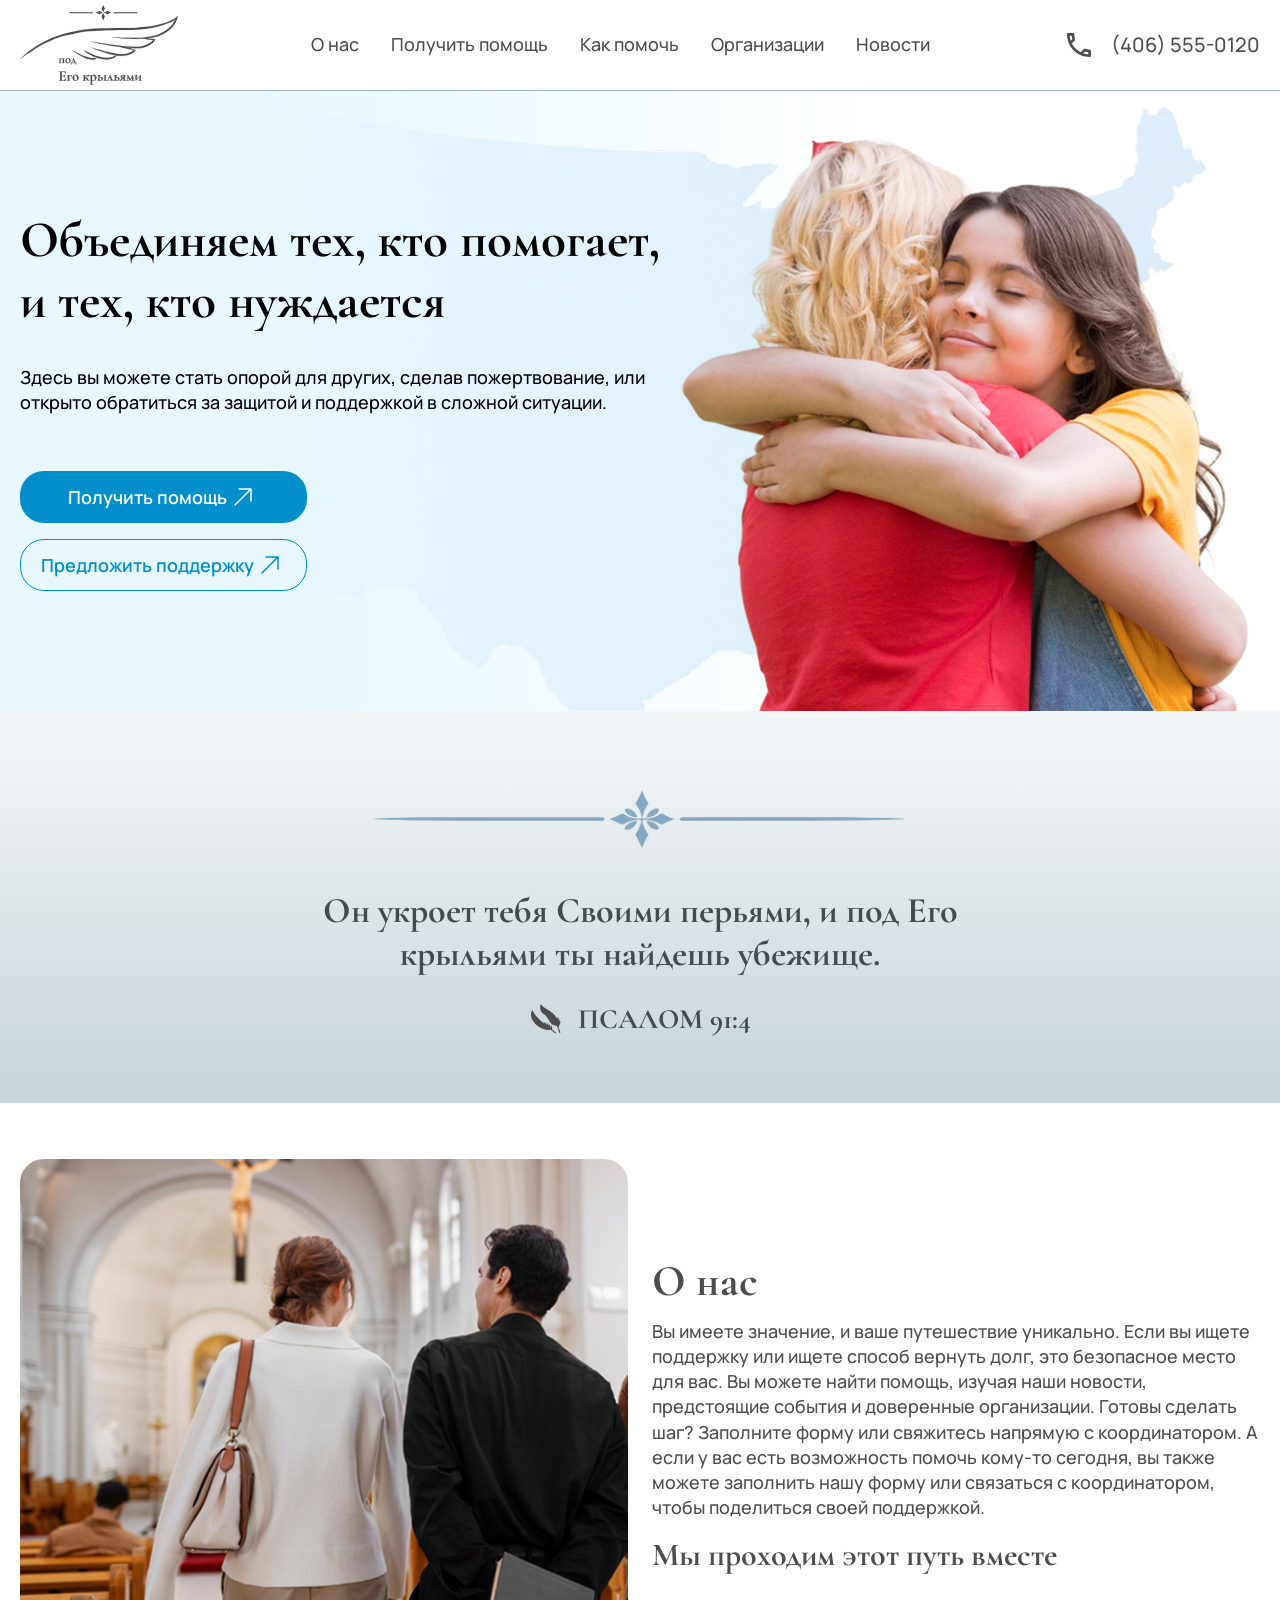
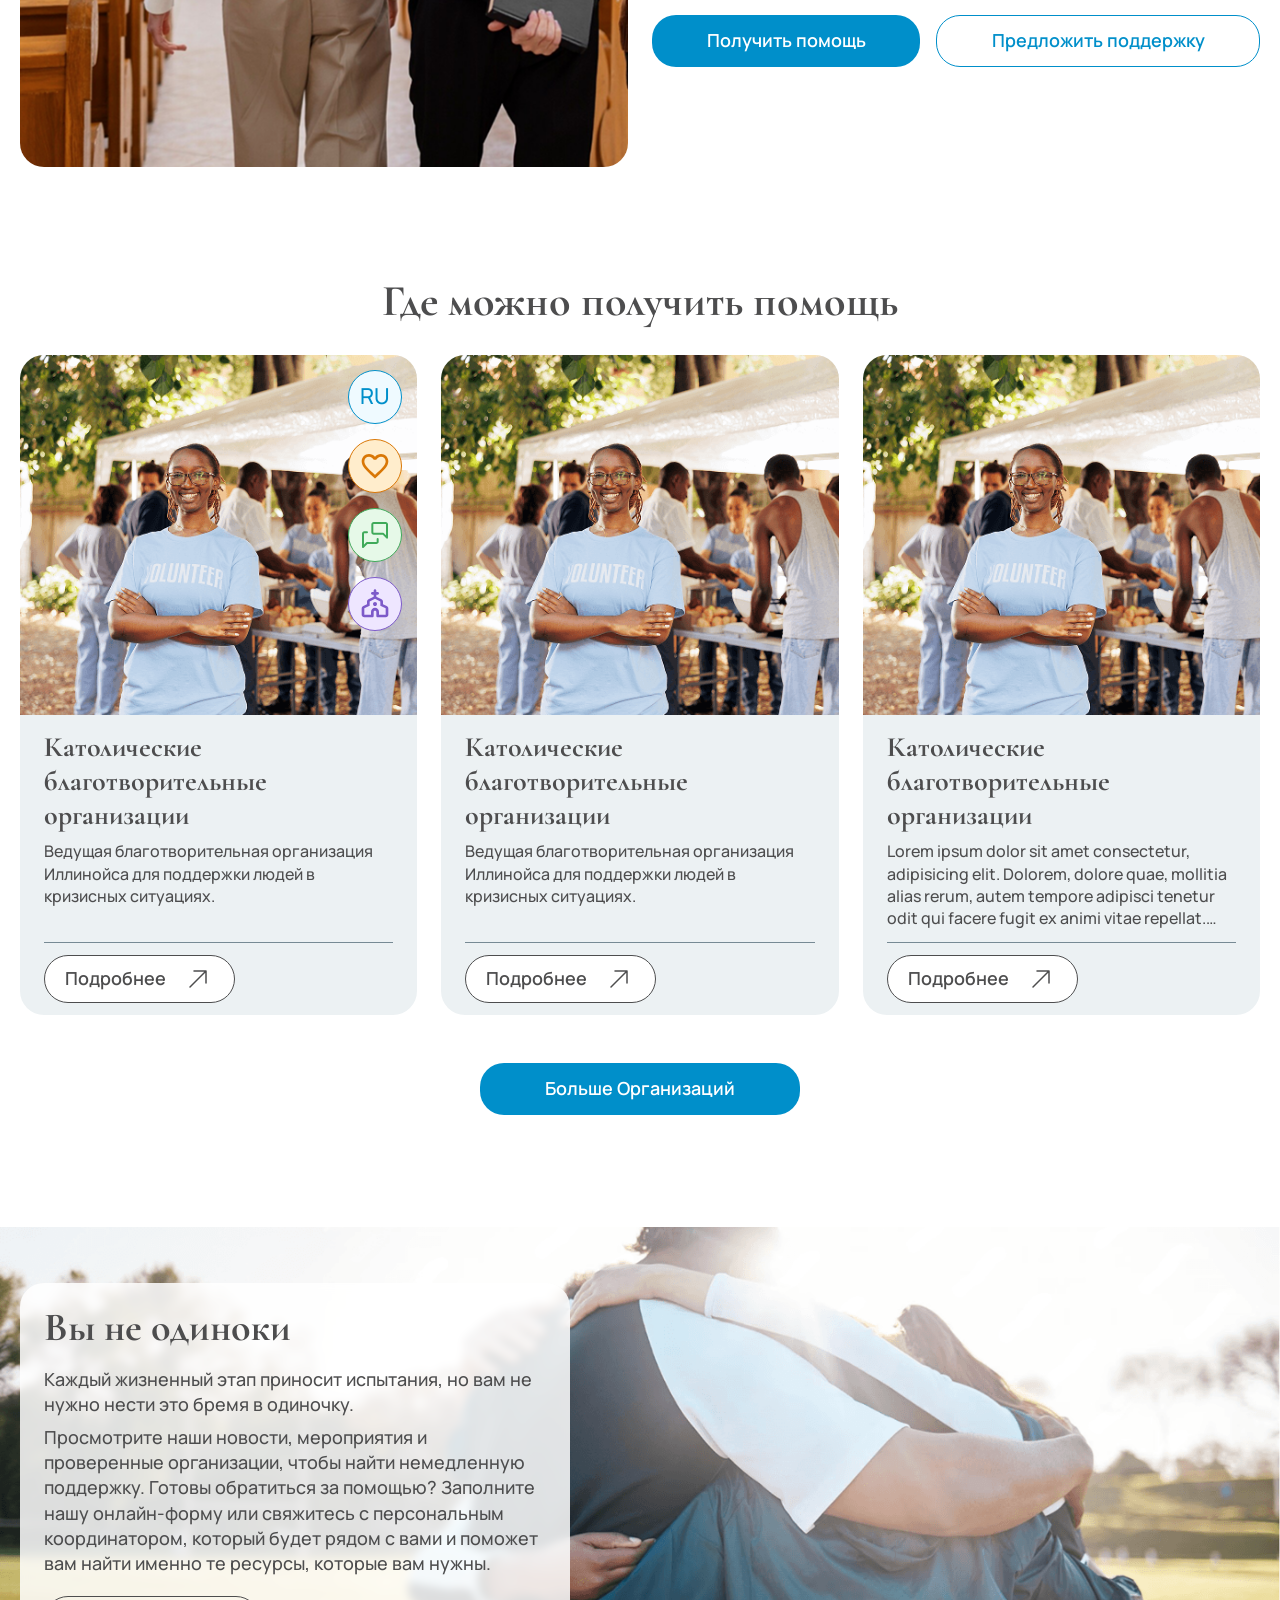
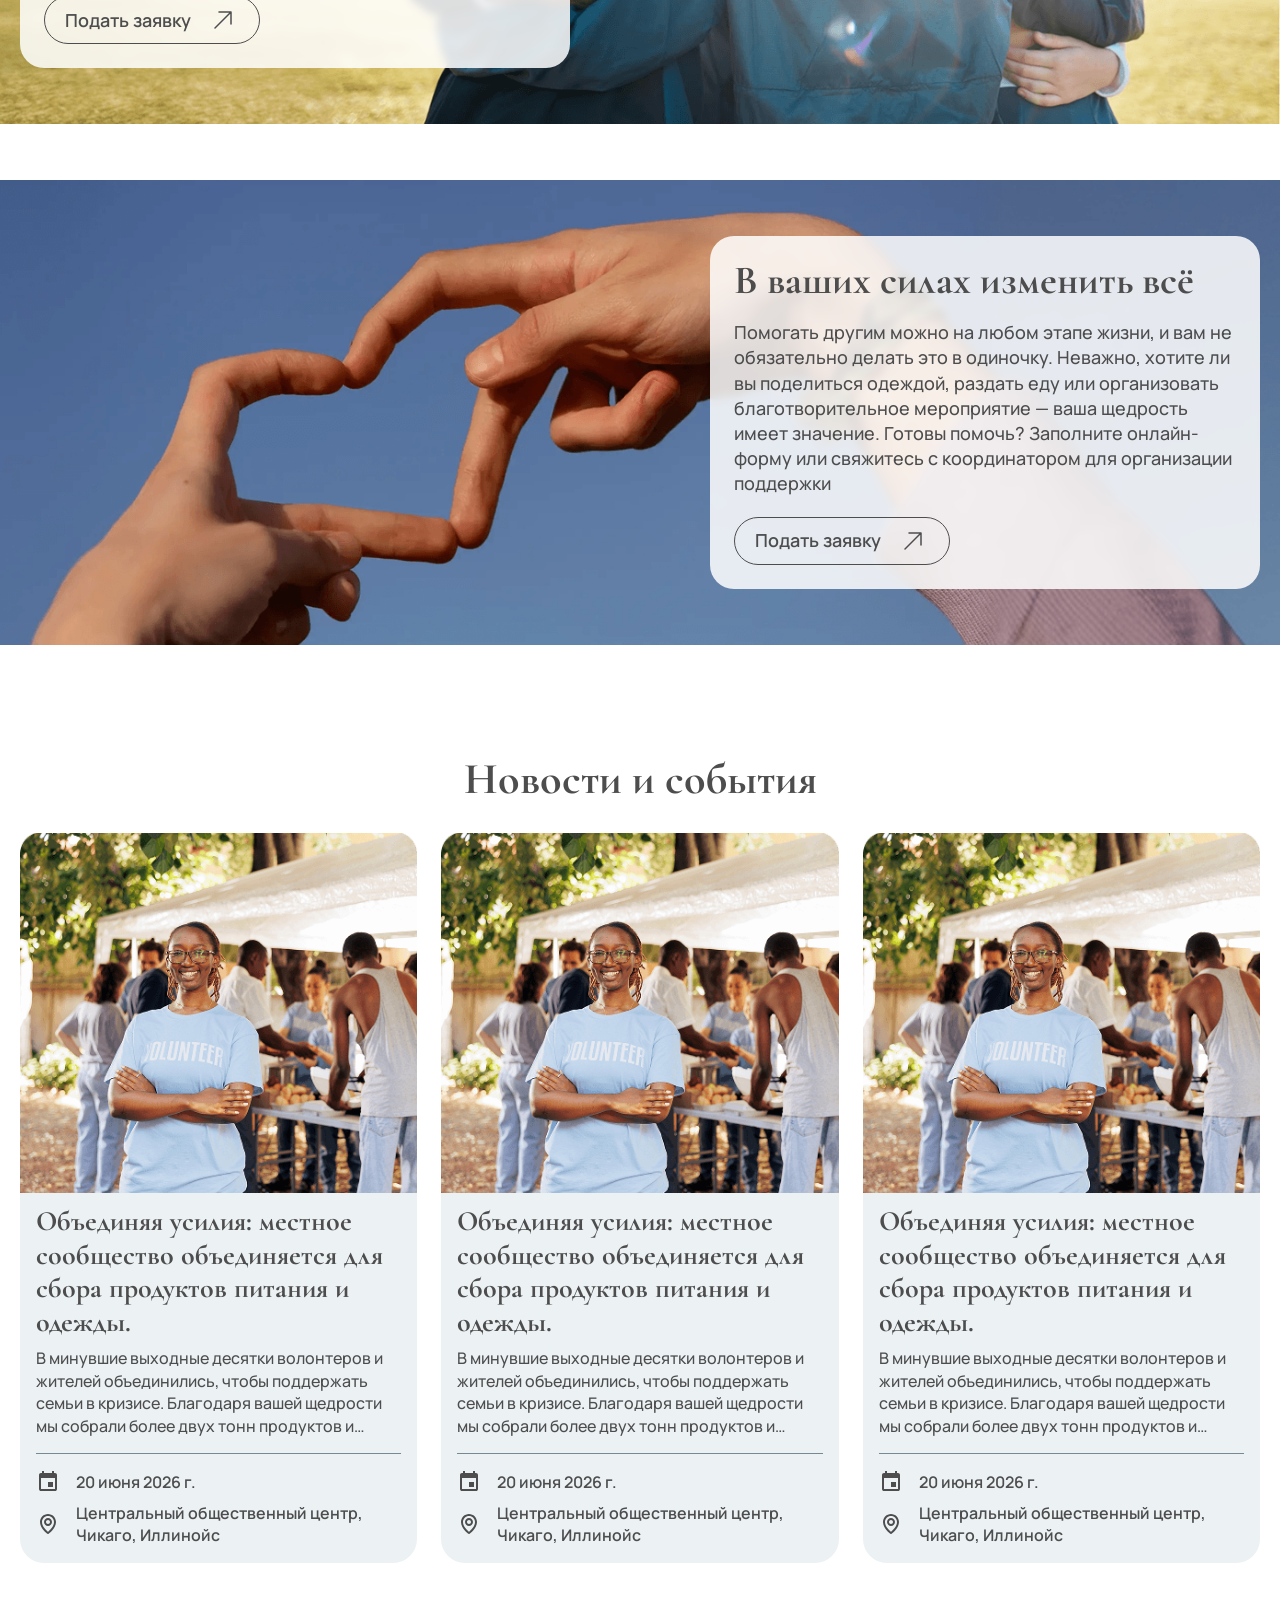
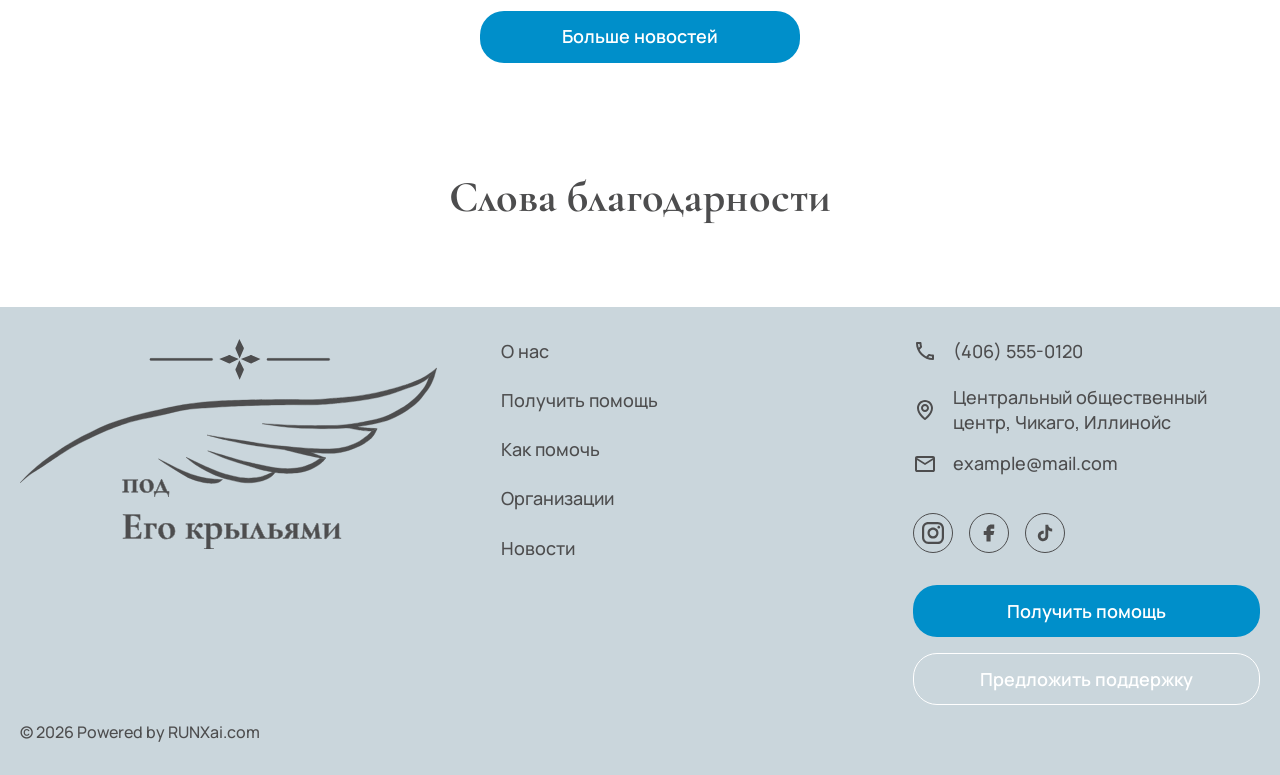
<file: index.html>
<!DOCTYPE html>
<html lang="en">
<head>
    <meta charset="UTF-8">
    <meta name="viewport" content="width=device-width, initial-scale=1.0">

    <link rel="stylesheet" href="libs/swiper/swiper-bundle.min.css">
    <link rel="stylesheet" href="styles/styles.css">

    <title>Title</title>
</head>
<body>

    <header class="header">
        <div class="container header__container">
            <a href="#" class="header__logo">
                <img src="images/logo-dark.svg" alt="logo">
            </a>
            <nav class="header__nav">
                <ul class="header__nav-list">
                    <li class="header__nav-item">
                        <a href="#about-us">О нас</a>
                    </li>
                    <li class="header__nav-item">
                        <a href="#">Получить помощь</a>
                    </li>
                    <li class="header__nav-item">
                        <a href="#">Как помочь</a>
                    </li>
                    <li class="header__nav-item">
                        <a href="#">Организации</a>
                    </li>
                    <li class="header__nav-item">
                        <a href="#">Новости</a>
                    </li>
                </ul>
            </nav>
            <div class="header__contacts">
                <a href="#" class="header__contacts-phone"><span>(406) 555-0120</span></a>
            </div>
            <button class="header__btn">
                <span></span>
                <span></span>
                <span></span>
            </button>
        </div>
    </header>

    <section class="section hero">
        <div class="container hero__container">
            <div class="hero__content">
                <h1 class="hero__title">Объединяем тех, кто помогает, и тех, кто нуждается</h1>
                <p>Здесь вы можете стать опорой для других, сделав пожертвование, или открыто обратиться за защитой 
и поддержкой в сложной ситуации.</p>
                <div class="hero__buttons">
                    <a href="#" class="btn btn-icon btn--blue">Получить помощь</a>
                    <a href="#" class="btn btn-icon btn--blue-bordered">Предложить поддержку</a>
                </div>
                <img src="images/hero-img.png" alt="" class="hero__img">
            </div>
        </div>
    </section>

    <section class="section quotes">
        <div class="container quotes__container">
            <h2 class="h2 quotes-title">Он укроет тебя Своими перьями, и под Его крыльями ты найдешь убежище.</h2>
            <span class="quotes-source">ПСАЛОМ 91:4</span>
        </div>
    </section>

    <section class="section about-us" id="about-us">
        <div class="container about-us__container">
            <div class="about-us__image">
                <img src="images/about2.png" alt="">
            </div>
            <div class="about-us__content">
                <h2 class="h2 section-title">О нас</h2>
                <p>Вы имеете значение, и ваше путешествие уникально. Если вы ищете поддержку или ищете способ вернуть долг, это безопасное место для вас. Вы можете найти помощь, изучая наши новости, предстоящие события и доверенные организации. Готовы сделать шаг? Заполните форму или свяжитесь напрямую с координатором. А если у вас есть возможность помочь кому-то сегодня, вы также можете заполнить нашу форму или связаться с координатором, чтобы поделиться своей поддержкой.</p>
                <h3>Мы проходим этот путь вместе</h3>
                <div class="about-us__buttons">
                    <a href="#" class="btn btn--blue">Получить помощь</a>
                    <a href="#" class="btn btn--blue-bordered">Предложить поддержку</a>
                </div>
            </div>
        </div>
    </section>

    <section class="section organization">
        <div class="container organization__container">
            <div class="section__header">
                <h2 class="h2 section-title">Где можно получить помощь</h2>
            </div>
            <div class="organization__swiper swiper">
                <div class="swiper-wrapper">
                    <div class="swiper-slide organization__card">
                        <a href="#">
                            <img src="images/news1.png" alt="">
                            <ul class="organization__card-tags">
                                <li><span class="organization__card-icon">RU</span></li>
                                <li><span class="organization__card-icon" style="border-color: var(--orange-100); background-color: var(--orange-30);"><img src="images/heart-outline.svg" alt=""></span></li>
                                <li><span class="organization__card-icon" style="border-color: #3faa5a; background-color: var(--green-5);"><img src="images/messages.svg" alt=""></span></li>
                                <li><span class="organization__card-icon" style="border-color: var(--violet-100); background-color: var(--violet-30);"><img src="images/church-outline.svg" alt=""></span></li>
                            </ul>
                        </a>
                        <div class="organization__card-detail">
                            <h3 class="organization__card-title">Католические благотворительные организации</h3>
                            <p>Ведущая благотворительная организация Иллинойса для поддержки людей в кризисных ситуациях.</p>
                        </div>
                        <div class="organization__card-button">
                            <a href="#" class="btn btn--white">Подробнее</a>
                        </div>
                    </div>
                    <div class="swiper-slide organization__card">
                        <a href="#">
                            <img src="images/news1.png" alt="">
                        </a>
                        <div class="organization__card-detail">
                            <h3 class="organization__card-title">Католические благотворительные организации</h3>
                            <p>Ведущая благотворительная организация Иллинойса для поддержки людей в кризисных ситуациях.</p>
                        </div>
                        <div class="organization__card-button">
                            <a href="#" class="btn btn--white">Подробнее</a>
                        </div>
                    </div>
                    <div class="swiper-slide organization__card">
                        <a href="#">
                            <img src="images/news1.png" alt="">
                        </a>
                        <div class="organization__card-detail">
                            <h3 class="organization__card-title">Католические благотворительные организации</h3>
                            <p>Lorem ipsum dolor sit amet consectetur, adipisicing elit. Dolorem, dolore quae, mollitia alias rerum, autem tempore adipisci tenetur odit qui facere fugit ex animi vitae repellat. Ducimus tempore est porro.</p>
                        </div>
                        <div class="organization__card-button">
                            <a href="#" class="btn btn--white">Подробнее</a>
                        </div>
                    </div>
                </div>
            </div>
            <div class="swiper__pagination organization__pagination"></div>
            <div class="section__footer">
                <a href="#" class="btn btn--blue">Больше Организаций</a>
            </div>
        </div>
    </section>

    <section class="section info" style="background-image: url('images/main-form1.png');">
        <div class="container info___container">
            <div class="info__content ">
                <h2 class="h2 section-title">Вы не одиноки</h2>
                <div class="info__content-text">
                    <p>Каждый жизненный этап приносит испытания, но вам не нужно нести это бремя в одиночку.</p>
                    <p>Просмотрите наши новости, мероприятия и проверенные организации, чтобы найти немедленную поддержку. Готовы обратиться за помощью? Заполните нашу онлайн-форму или свяжитесь с персональным координатором, который будет рядом с вами и поможет вам найти именно те ресурсы, которые вам нужны.</p>
                </div>
                <a href="#" class="btn btn--white">Подать заявку</a>
            </div>
        </div>
    </section>

    <section class="section info" style="background-image: url('images/main-form2.png');">
        <div class="container info___container">
            <div class="info__content info__content--right">
                <h2 class="h2 section-title">В ваших силах изменить всё</h2>
                <p>Помогать другим можно на любом этапе жизни, и вам не обязательно делать это в одиночку. Неважно, хотите ли вы поделиться одеждой, раздать еду или организовать благотворительное мероприятие — ваша щедрость имеет значение. Готовы помочь? Заполните онлайн-форму или свяжитесь с координатором для организации поддержки</p>
                <a href="#" class="btn btn--white">Подать заявку</a>
            </div>
        </div>
    </section>

    <section class="section events">
        <div class="container events__container">
            <div class="section__header">
                <h2 class="h2 section-title">Новости и события</h2>
            </div>
            <div class="events__swiper swiper">
                <div class="swiper-wrapper">

                    <div class="swiper-slide events__card">
                        <a href="#">
                            <img src="images/news1.png" alt="">
                        </a>
                        <div class="events__card-detail">
                            <a href="#">
                                <h3 class="events__card-title">Объединяя усилия: местное сообщество объединяется для сбора продуктов питания и одежды.</h3>
                            </a>
                            <p>В минувшие выходные десятки волонтеров и жителей объединились, чтобы поддержать семьи в кризисе. Благодаря вашей щедрости мы собрали более двух тонн продуктов и одежды. Посмотрите, как преображается наше сообщество, когда мы вместе!</p>
                        </div>
                        <div class="events__card-info">
                            <span class="events__card-item events__card-date">20 июня 2026 г.</span>
                            <span class="events__card-item events__card-location">Центральный общественный центр,
Чикаго, Иллинойс</span>
                        </div>
                    </div>

                    <div class="swiper-slide events__card">
                        <a href="#">
                            <img src="images/news1.png" alt="">
                        </a>
                        <div class="events__card-detail">
                            <a href="#">
                                <h3 class="events__card-title">Объединяя усилия: местное сообщество объединяется для сбора продуктов питания и одежды.</h3>
                            </a>
                            <p>В минувшие выходные десятки волонтеров и жителей объединились, чтобы поддержать семьи в кризисе. Благодаря вашей щедрости мы собрали более двух тонн продуктов и одежды. Посмотрите, как преображается наше сообщество, когда мы вместе!</p>
                        </div>
                        <div class="events__card-info">
                            <span class="events__card-item events__card-date">20 июня 2026 г.</span>
                            <span class="events__card-item events__card-location">Центральный общественный центр,
Чикаго, Иллинойс</span>
                        </div>
                    </div>

                    <div class="swiper-slide events__card">
                        <a href="#">
                            <img src="images/news1.png" alt="">
                        </a>
                        <div class="events__card-detail">
                            <a href="#">
                                <h3 class="events__card-title">Объединяя усилия: местное сообщество объединяется для сбора продуктов питания и одежды.</h3>
                            </a>
                            <p>В минувшие выходные десятки волонтеров и жителей объединились, чтобы поддержать семьи в кризисе. Благодаря вашей щедрости мы собрали более двух тонн продуктов и одежды. Посмотрите, как преображается наше сообщество, когда мы вместе!</p>
                        </div>
                        <div class="events__card-info">
                            <span class="events__card-item events__card-date">20 июня 2026 г.</span>
                            <span class="events__card-item events__card-location">Центральный общественный центр,
Чикаго, Иллинойс</span>
                        </div>
                    </div>

                </div>
            </div>
            <div class="swiper__pagination events__pagination"></div>
            <div class="section__footer">
                <a href="#" class="btn btn--blue">Больше новостей</a>
            </div>
        </div>
    </section>

    <section class="section feedbacks">
        <div class="container feedbacks__container">
            <div class="section__header">
                <h2 class="h2 section-title">Слова благодарности</h2>
            </div>
        </div>
    </section>

    <footer class="footer">
        <div class="container footer__container">
            <div class="footer__column">
                <a href="#" class="footer__logo">
                    <img src="images/logo-dark.svg" alt="logo">
                </a>
            </div>
            
            <div class="footer__column">
                <nav class="footer__nav">
                    <ul>
                        <li><a href="#">О нас </a></li>
                        <li><a href="#">Получить помощь</a></li>
                        <li><a href="#">Как помочь</a></li>
                        <li><a href="#">Организации</a></li>
                        <li><a href="#">Новости</a></li>
                    </ul>
                </nav>
            </div>

            <div class="footer__column">
                <div class="footer__contacts">
                    <ul>
                        <li>
                            <a href="#" class="footer__contacts-item footer__phone">(406) 555-0120</a>
                        </li>
                        <li><span class="footer__contacts-item footer__address">Центральный общественный центр, Чикаго, Иллинойс</span></li>
                        <li>
                            <a href="#" class="footer__contacts-item footer__email">example@mail.com</a>
                        </li>
                    </ul>
                </div>
                <div class="footer__socials">
                    <ul>
                        <li>
                            <a href="#">
                                <span class="icon" style="mask-image: url('images/instagram.svg');"></span>
                            </a>
                        </li>
                        <li>
                            <a href="#">
                                <span class="icon" style="mask-image: url('images/facebook.svg')"></span>
                            </a>
                        </li>
                        <li>
                            <a href="#">
                                <span class="icon" style="mask-image: url('images/tiktok.svg');"></span>
                            </a>
                        </li>
                    </ul>
                </div>

                <div class="footer__cta">
                    <ul>
                        <li><a href="#" class="btn btn--blue">Получить помощь</a></li>
                        <li><a href="#" class="btn btn--white-bordered">Предложить поддержку</a></li>
                    </ul>
                </div>
            </div>
        </div>
        <div class="container">
            <div class="footer__copyright">
                <span>© 2026 Powered by <a href="#" target="_blank">RUNXai.com</a></span>
            </div>
        </div>
    </footer>
    

    <script src="libs/swiper/swiper-bundle.min.js"></script>
    <script src="scripts/scripts.js"></script>

</body>
</html>
</file>
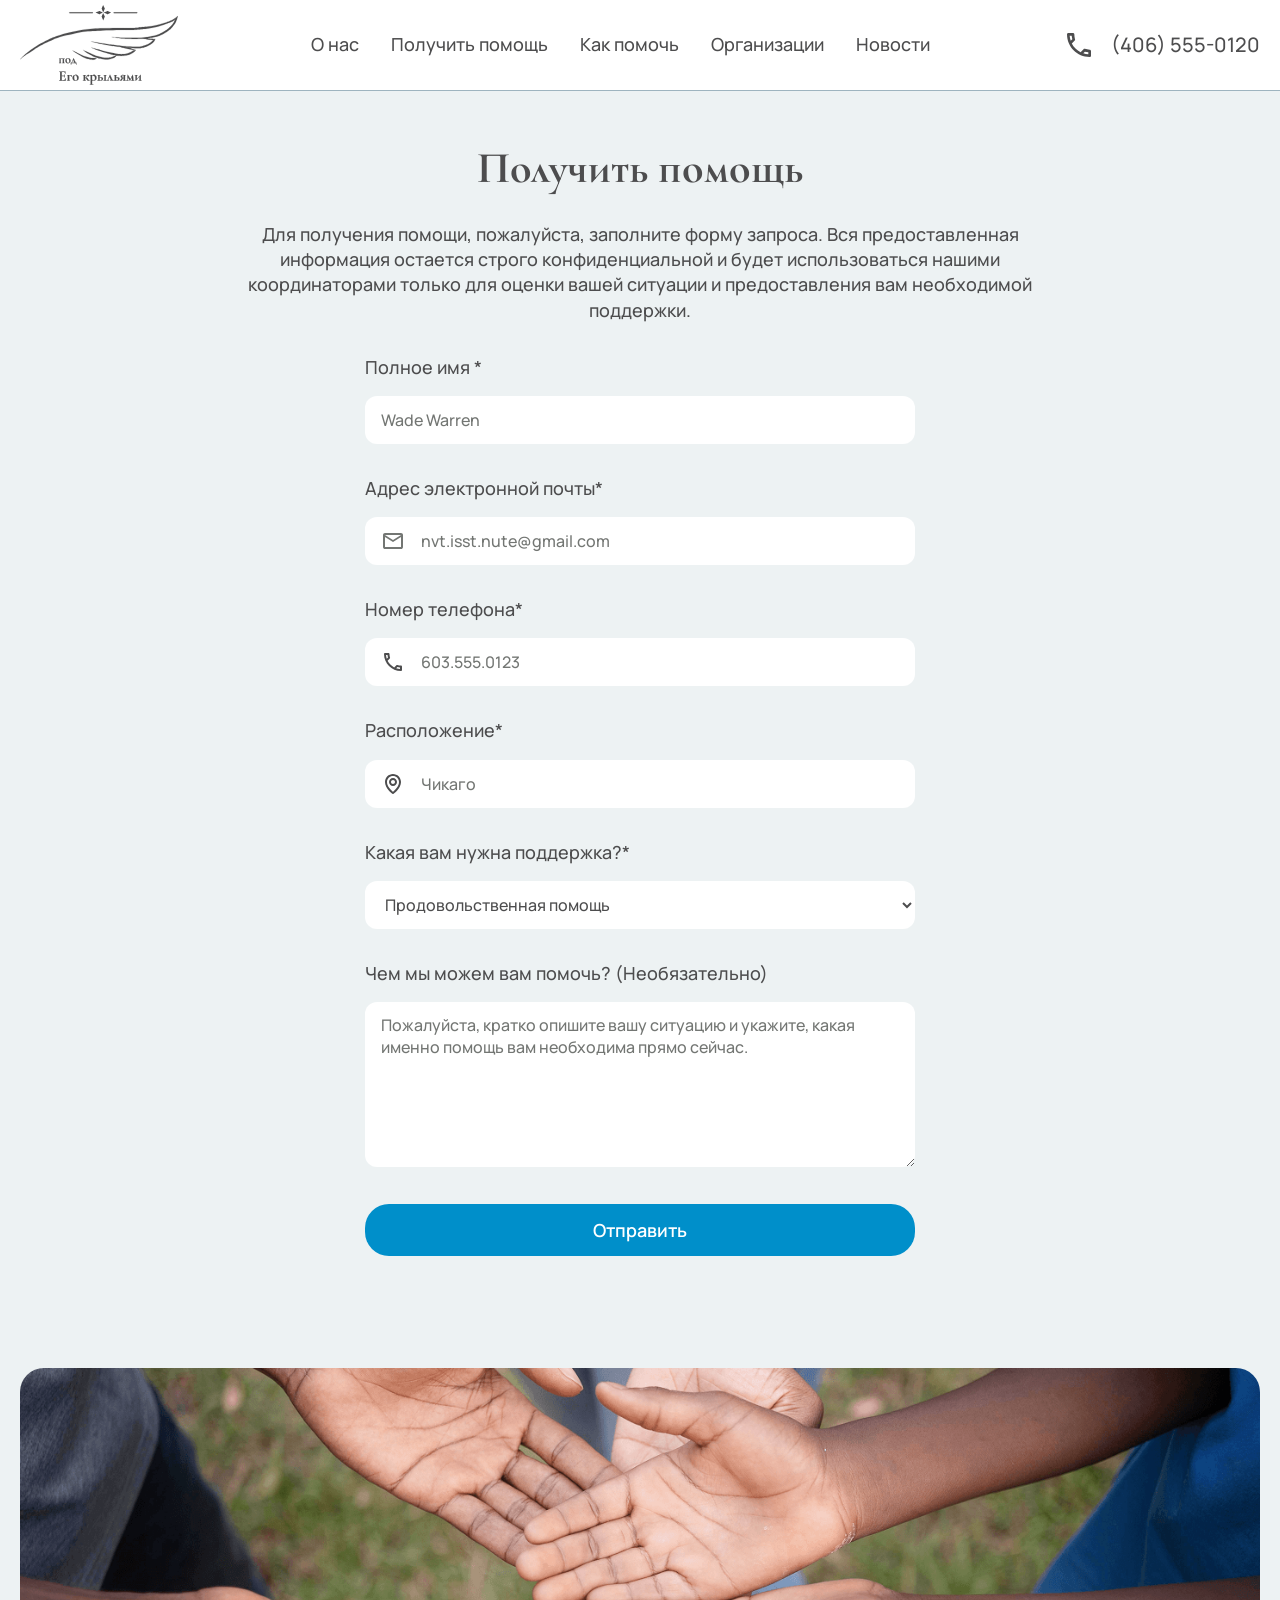
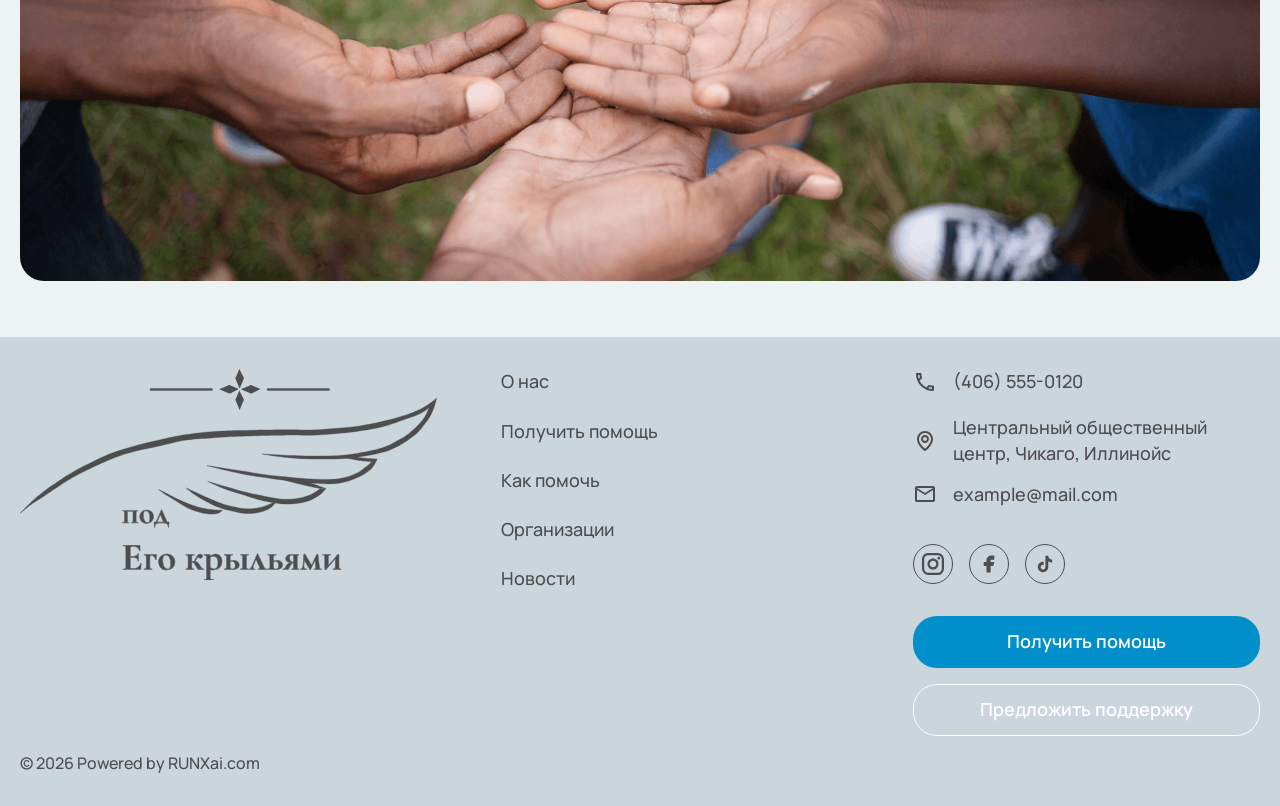
<file: form1.html>
<!DOCTYPE html>
<html lang="en">
<head>
    <meta charset="UTF-8">
    <meta name="viewport" content="width=device-width, initial-scale=1.0">

    <link rel="stylesheet" href="libs/swiper/swiper-bundle.min.css">
    <link rel="stylesheet" href="styles/styles.css">

    <title>Form1</title>
</head>
<body>

    <header class="header">
        <div class="container header__container">
            <a href="#" class="header__logo">
                <img src="images/logo-dark.svg" alt="logo">
            </a>
            <nav class="header__nav">
                <ul class="header__nav-list">
                    <li class="header__nav-item">
                        <a href="#">О нас</a>
                    </li>
                    <li class="header__nav-item">
                        <a href="#">Получить помощь</a>
                    </li>
                    <li class="header__nav-item">
                        <a href="#">Как помочь</a>
                    </li>
                    <li class="header__nav-item">
                        <a href="#">Организации</a>
                    </li>
                    <li class="header__nav-item">
                        <a href="#">Новости</a>
                    </li>
                </ul>
            </nav>
            <div class="header__contacts">
                <a href="#" class="header__contacts-phone"><span>(406) 555-0120</span></a>
            </div>
            <button class="header__btn">
                <span></span>
                <span></span>
                <span></span>
            </button>
        </div>
    </header>

    <section class="section form-page">
        <div class="container form-page__container">
            <div class="form-page__header">
                <h1 class="h1 section-title">Получить помощь</h1>
                <p>Для получения помощи, пожалуйста, заполните форму запроса.
    Вся предоставленная информация остается строго конфиденциальной и будет использоваться нашими координаторами только для оценки вашей ситуации и предоставления вам необходимой поддержки.</p>
            </div>
            <form class="custom-form">
                <div class="custom-form__item">
                    <label for="name">Полное имя *</label>
                    <div class="custom-form__item-input">
                        <input type="text" name="name" id="name" placeholder="Wade Warren" required>
                    </div>
                </div>
                <div class="custom-form__item">
                    <label for="email">Адрес электронной почты*</label>
                    <div class="custom-form__item-input icon icon--email">
                        <input type="text" name="email" id="email" placeholder="nvt.isst.nute@gmail.com" required>
                    </div>
                </div>
                <div class="custom-form__item">
                    <label for="phone">Номер телефона*</label>
                    <div class="custom-form__item-input icon icon--phone">
                        <input type="text" name="phone" id="phone" placeholder="603.555.0123" required>
                    </div>
                </div>
                <div class="custom-form__item">
                    <label for="location">Расположение*</label>
                    <div class="custom-form__item-input icon icon--location">
                        <input type="text" name="location" id="location" placeholder="Чикаго" required>
                    </div>
                </div>
                <div class="custom-form__item">
                    <label for="help">Какая вам нужна поддержка?*</label>
                    <div class="custom-form__item-input">
                        <select name="help" id="help">
                            <option value="Продовольственная помощь">Продовольственная помощь</option>
                            <option value="Одежда и предметы первой необходимости">Одежда и предметы первой необходимости</option>
                            <option value="Поддержка в вопросах жилья и предоставления убежища">Поддержка в вопросах жилья и предоставления убежища</option>
                            <option value="Психологическая поддержка">Психологическая поддержка</option>
                            <option value="Другое">Другое</option>
                        </select>
                    </div>
                </div>
                <div class="custom-form__item">
                    <label for="message">Чем мы можем вам помочь? (Необязательно)</label>
                    <div class="custom-form__item-input">
                        <textarea name="message" placeholder="Пожалуйста, кратко опишите вашу ситуацию и укажите, какая именно помощь вам необходима прямо сейчас."></textarea>
                    </div>
                </div>

                <button type="submit" class="btn btn--blue">Отправить</button>
            </form>

            
        </div>
    </section>

    <section class="section form-page__image">
        <div class="container">
            <img src="images/form1.png" alt="">
        </div>
    </section>

    <footer class="footer">
        <div class="container footer__container">
            <div class="footer__column">
                <a href="#" class="footer__logo">
                    <img src="images/logo-dark.svg" alt="logo">
                </a>
            </div>
            
            <div class="footer__column">
                <nav class="footer__nav">
                    <ul>
                        <li><a href="#">О нас </a></li>
                        <li><a href="#">Получить помощь</a></li>
                        <li><a href="#">Как помочь</a></li>
                        <li><a href="#">Организации</a></li>
                        <li><a href="#">Новости</a></li>
                    </ul>
                </nav>
            </div>

            <div class="footer__column">
                <div class="footer__contacts">
                    <ul>
                        <li>
                            <a href="#" class="footer__contacts-item footer__phone">(406) 555-0120</a>
                        </li>
                        <li><span class="footer__contacts-item footer__address">Центральный общественный центр, Чикаго, Иллинойс</span></li>
                        <li>
                            <a href="#" class="footer__contacts-item footer__email">example@mail.com</a>
                        </li>
                    </ul>
                </div>
                <div class="footer__socials">
                    <ul>
                        <li>
                            <a href="#">
                                <span class="icon" style="mask-image: url('images/instagram.svg');"></span>
                            </a>
                        </li>
                        <li>
                            <a href="#">
                                <span class="icon" style="mask-image: url('images/facebook.svg')"></span>
                            </a>
                        </li>
                        <li>
                            <a href="#">
                                <span class="icon" style="mask-image: url('images/tiktok.svg');"></span>
                            </a>
                        </li>
                    </ul>
                </div>

                <div class="footer__cta">
                    <ul>
                        <li><a href="#" class="btn btn--blue">Получить помощь</a></li>
                        <li><a href="#" class="btn btn--white-bordered">Предложить поддержку</a></li>
                    </ul>
                </div>
            </div>
        </div>
        <div class="container">
            <div class="footer__copyright">
                <span>© 2026 Powered by <a href="#" target="_blank">RUNXai.com</a></span>
            </div>
        </div>
    </footer>
    
    <script src="libs/swiper/swiper-bundle.min.js"></script>
    <script src="scripts/scripts.js"></script>

</body>
</html>
</file>
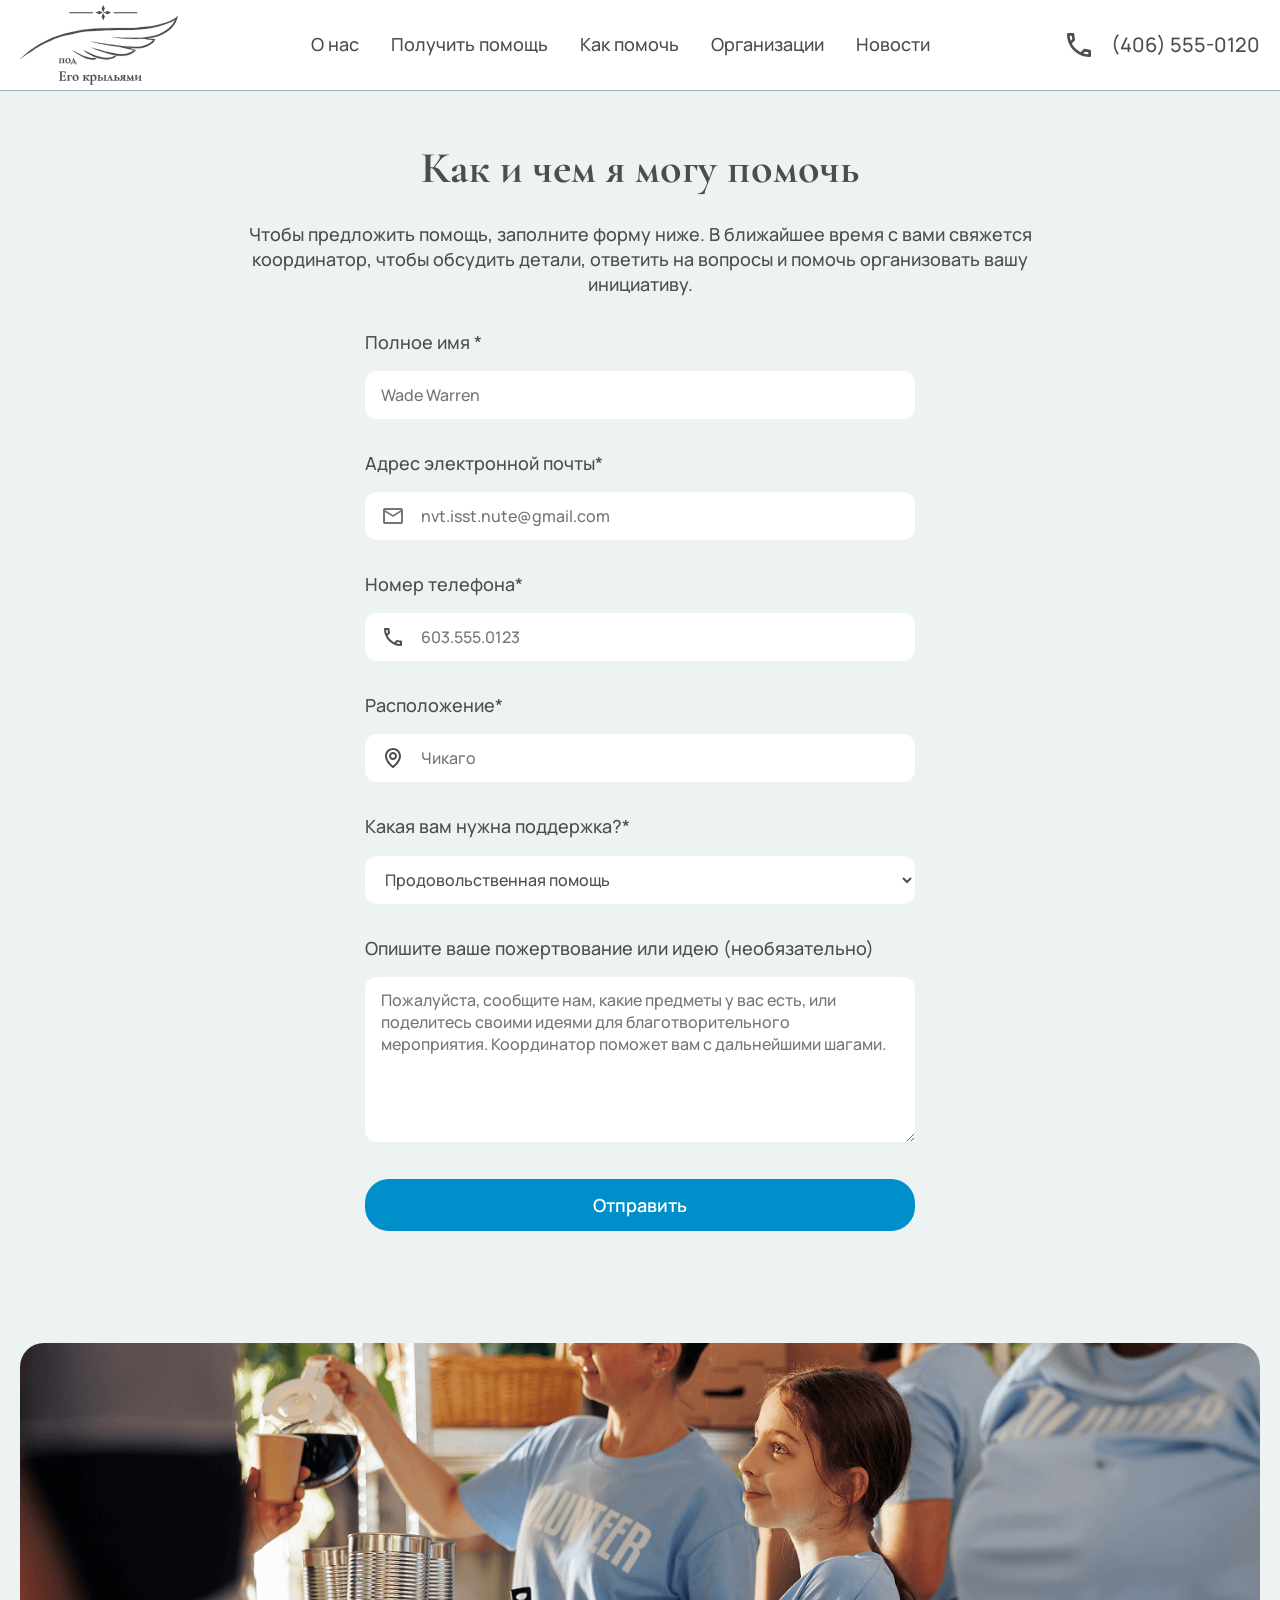
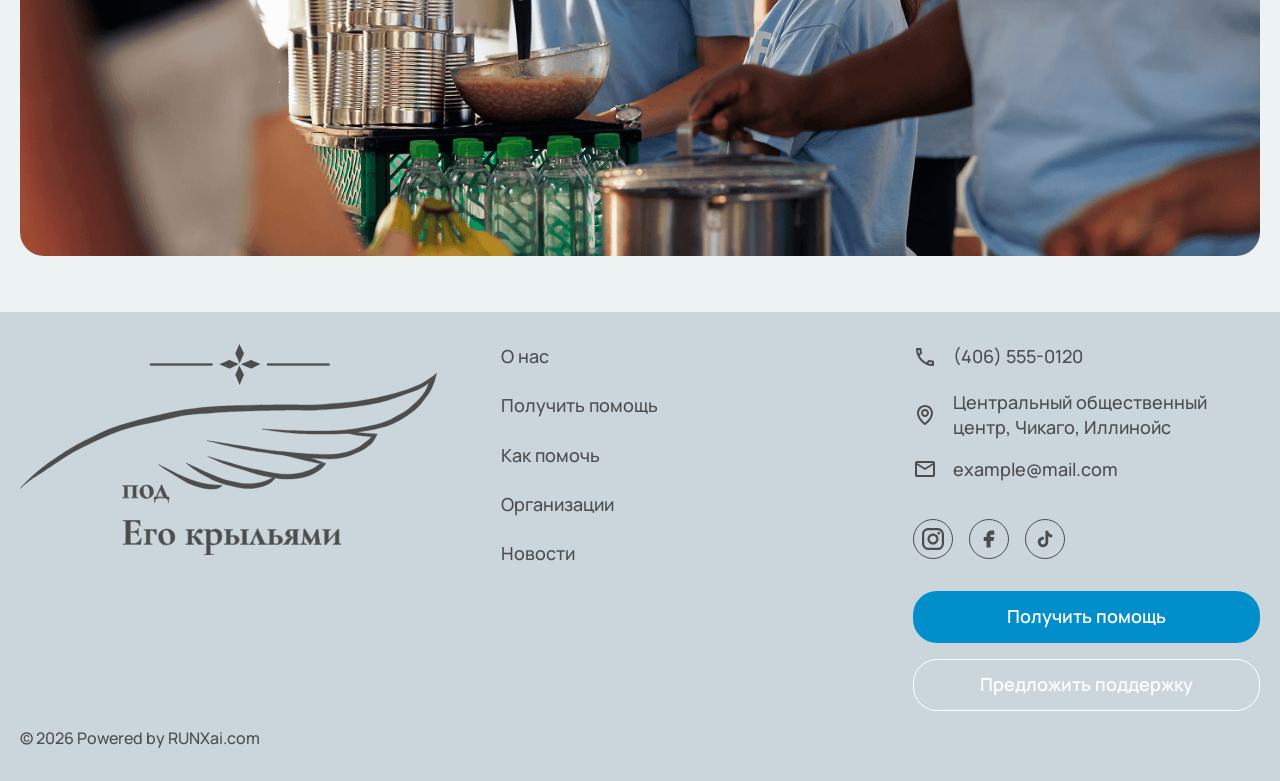
<file: form2.html>
<!DOCTYPE html>
<html lang="en">
<head>
    <meta charset="UTF-8">
    <meta name="viewport" content="width=device-width, initial-scale=1.0">

    <link rel="stylesheet" href="libs/swiper/swiper-bundle.min.css">
    <link rel="stylesheet" href="styles/styles.css">

    <title>Form1</title>
</head>
<body>

    <header class="header">
        <div class="container header__container">
            <a href="#" class="header__logo">
                <img src="images/logo-dark.svg" alt="logo">
            </a>
            <nav class="header__nav">
                <ul class="header__nav-list">
                    <li class="header__nav-item">
                        <a href="#">О нас</a>
                    </li>
                    <li class="header__nav-item">
                        <a href="#">Получить помощь</a>
                    </li>
                    <li class="header__nav-item">
                        <a href="#">Как помочь</a>
                    </li>
                    <li class="header__nav-item">
                        <a href="#">Организации</a>
                    </li>
                    <li class="header__nav-item">
                        <a href="#">Новости</a>
                    </li>
                </ul>
            </nav>
            <div class="header__contacts">
                <a href="#" class="header__contacts-phone"><span>(406) 555-0120</span></a>
            </div>
            <button class="header__btn">
                <span></span>
                <span></span>
                <span></span>
            </button>
        </div>
    </header>

    <section class="section form-page">
        <div class="container form-page__container">
            <div class="form-page__header">
                <h1 class="h1 section-title">Как и чем я могу помочь</h1>
                <p>Чтобы предложить помощь, заполните форму ниже. В ближайшее время с вами свяжется координатор, чтобы обсудить детали, ответить на вопросы и помочь организовать вашу инициативу.</p>
            </div>
            <form class="custom-form">
                <div class="custom-form__item">
                    <label for="name">Полное имя *</label>
                    <div class="custom-form__item-input">
                        <input type="text" name="name" id="name" placeholder="Wade Warren" required>
                    </div>
                </div>
                <div class="custom-form__item">
                    <label for="email">Адрес электронной почты*</label>
                    <div class="custom-form__item-input icon icon--email">
                        <input type="text" name="email" id="email" placeholder="nvt.isst.nute@gmail.com" required>
                    </div>
                </div>
                <div class="custom-form__item">
                    <label for="phone">Номер телефона*</label>
                    <div class="custom-form__item-input icon icon--phone">
                        <input type="text" name="phone" id="phone" placeholder="603.555.0123" required>
                    </div>
                </div>
                <div class="custom-form__item">
                    <label for="location">Расположение*</label>
                    <div class="custom-form__item-input icon icon--location">
                        <input type="text" name="location" id="location" placeholder="Чикаго" required>
                    </div>
                </div>
                <div class="custom-form__item">
                    <label for="help">Какая вам нужна поддержка?*</label>
                    <div class="custom-form__item-input">
                        <select name="help" id="help">
                            <option value="Продовольственная помощь">Продовольственная помощь</option>
                            <option value="Поделитесь продуктами питания">Поделитесь продуктами питания</option>
                            <option value="Благотворительное мероприятие / Сбор средств">Благотворительное мероприятие / Сбор средств</option>
                            <option value="Общая поддержка волонтеров">Общая поддержка волонтеров</option>
                            <option value="Другое">Другое</option>
                        </select>
                    </div>
                </div>
                <div class="custom-form__item">
                    <label for="message">Опишите ваше пожертвование или идею (необязательно)</label>
                    <div class="custom-form__item-input">
                        <textarea name="message" placeholder="Пожалуйста, сообщите нам, какие предметы у вас есть, или поделитесь своими идеями для благотворительного мероприятия. Координатор поможет вам с дальнейшими шагами."></textarea>
                    </div>
                </div>

                <button type="submit" class="btn btn--blue">Отправить</button>
            </form>

            
        </div>
    </section>

    <section class="section form-page__image">
        <div class="container">
            <img src="images/form2.png" alt="">
        </div>
    </section>

    <footer class="footer">
        <div class="container footer__container">
            <div class="footer__column">
                <a href="#" class="footer__logo">
                    <img src="images/logo-dark.svg" alt="logo">
                </a>
            </div>
            
            <div class="footer__column">
                <nav class="footer__nav">
                    <ul>
                        <li><a href="#">О нас </a></li>
                        <li><a href="#">Получить помощь</a></li>
                        <li><a href="#">Как помочь</a></li>
                        <li><a href="#">Организации</a></li>
                        <li><a href="#">Новости</a></li>
                    </ul>
                </nav>
            </div>

            <div class="footer__column">
                <div class="footer__contacts">
                    <ul>
                        <li>
                            <a href="#" class="footer__contacts-item footer__phone">(406) 555-0120</a>
                        </li>
                        <li><span class="footer__contacts-item footer__address">Центральный общественный центр, Чикаго, Иллинойс</span></li>
                        <li>
                            <a href="#" class="footer__contacts-item footer__email">example@mail.com</a>
                        </li>
                    </ul>
                </div>
                <div class="footer__socials">
                    <ul>
                        <li>
                            <a href="#">
                                <span class="icon" style="mask-image: url('images/instagram.svg');"></span>
                            </a>
                        </li>
                        <li>
                            <a href="#">
                                <span class="icon" style="mask-image: url('images/facebook.svg')"></span>
                            </a>
                        </li>
                        <li>
                            <a href="#">
                                <span class="icon" style="mask-image: url('images/tiktok.svg');"></span>
                            </a>
                        </li>
                    </ul>
                </div>

                <div class="footer__cta">
                    <ul>
                        <li><a href="#" class="btn btn--blue">Получить помощь</a></li>
                        <li><a href="#" class="btn btn--white-bordered">Предложить поддержку</a></li>
                    </ul>
                </div>
            </div>
        </div>
        <div class="container">
            <div class="footer__copyright">
                <span>© 2026 Powered by <a href="#" target="_blank">RUNXai.com</a></span>
            </div>
        </div>
    </footer>
    
    <script src="libs/swiper/swiper-bundle.min.js"></script>
    <script src="scripts/scripts.js"></script>

</body>
</html>
</file>
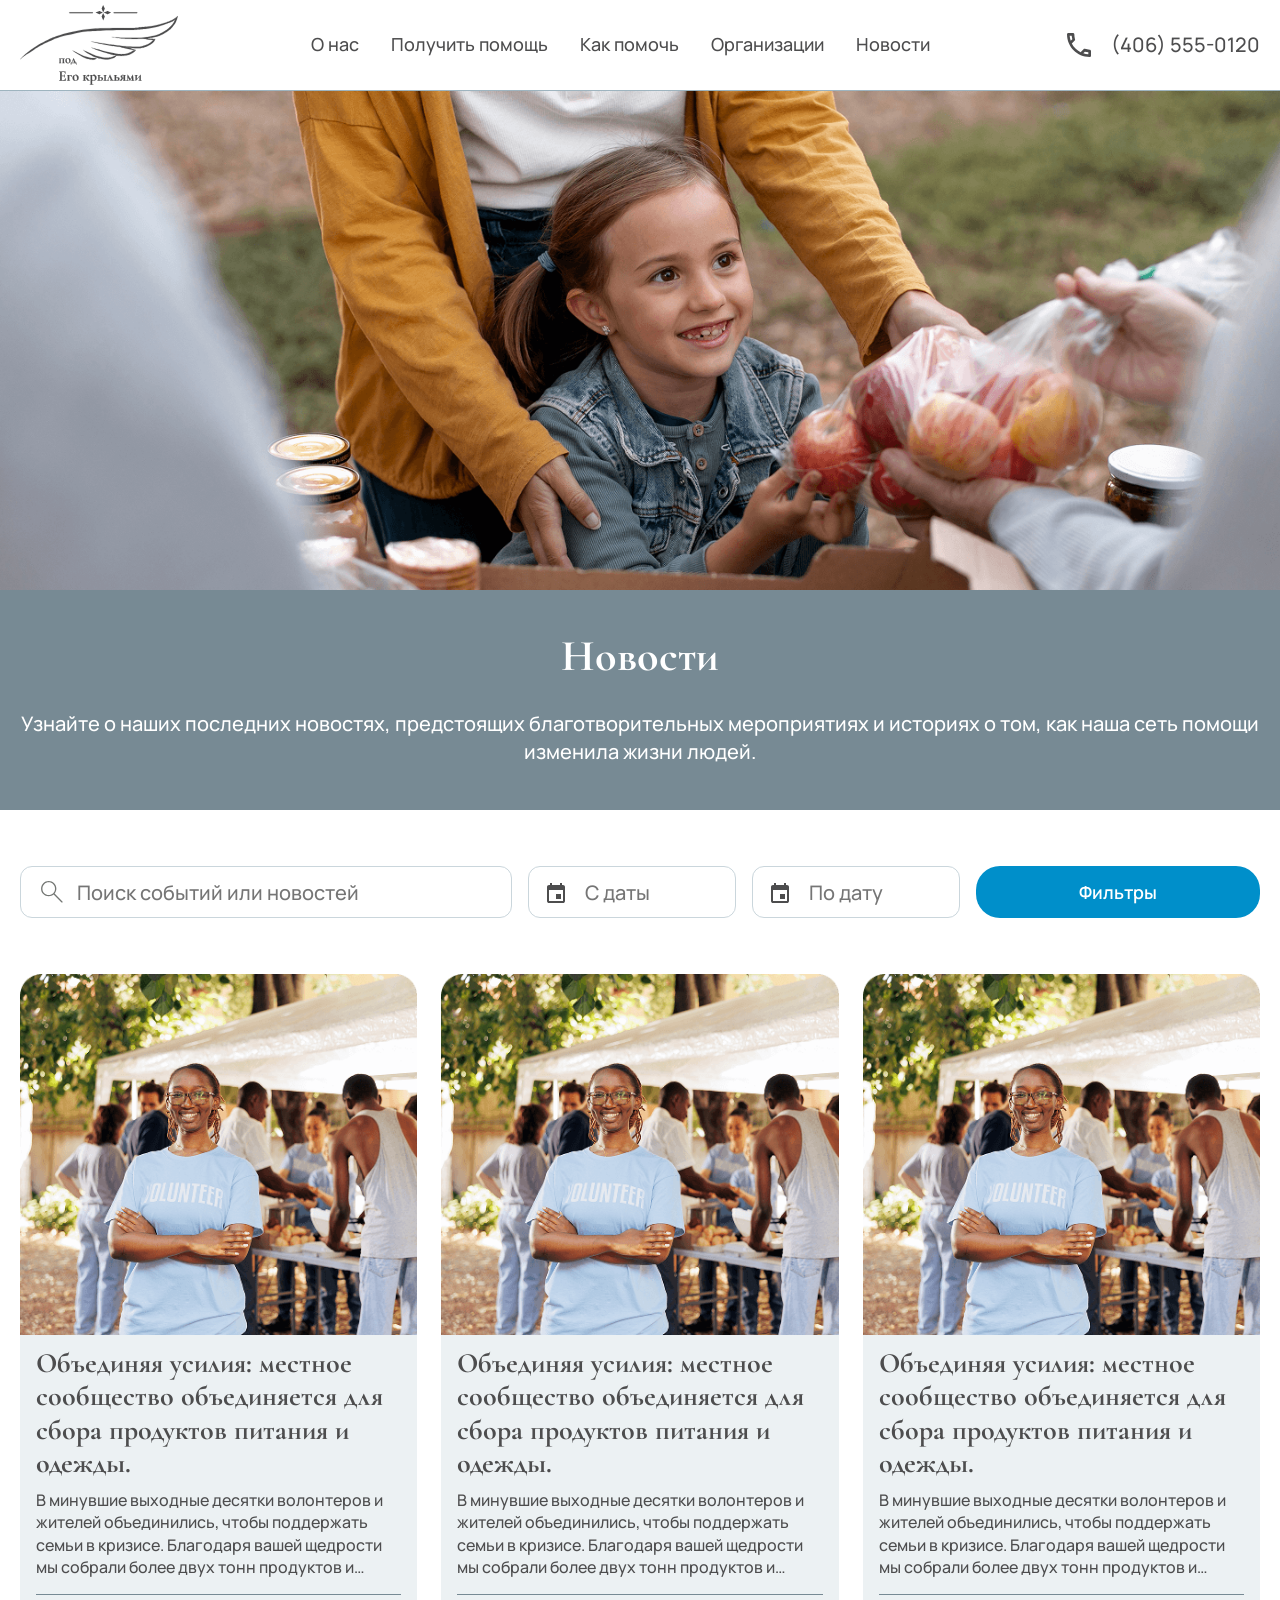
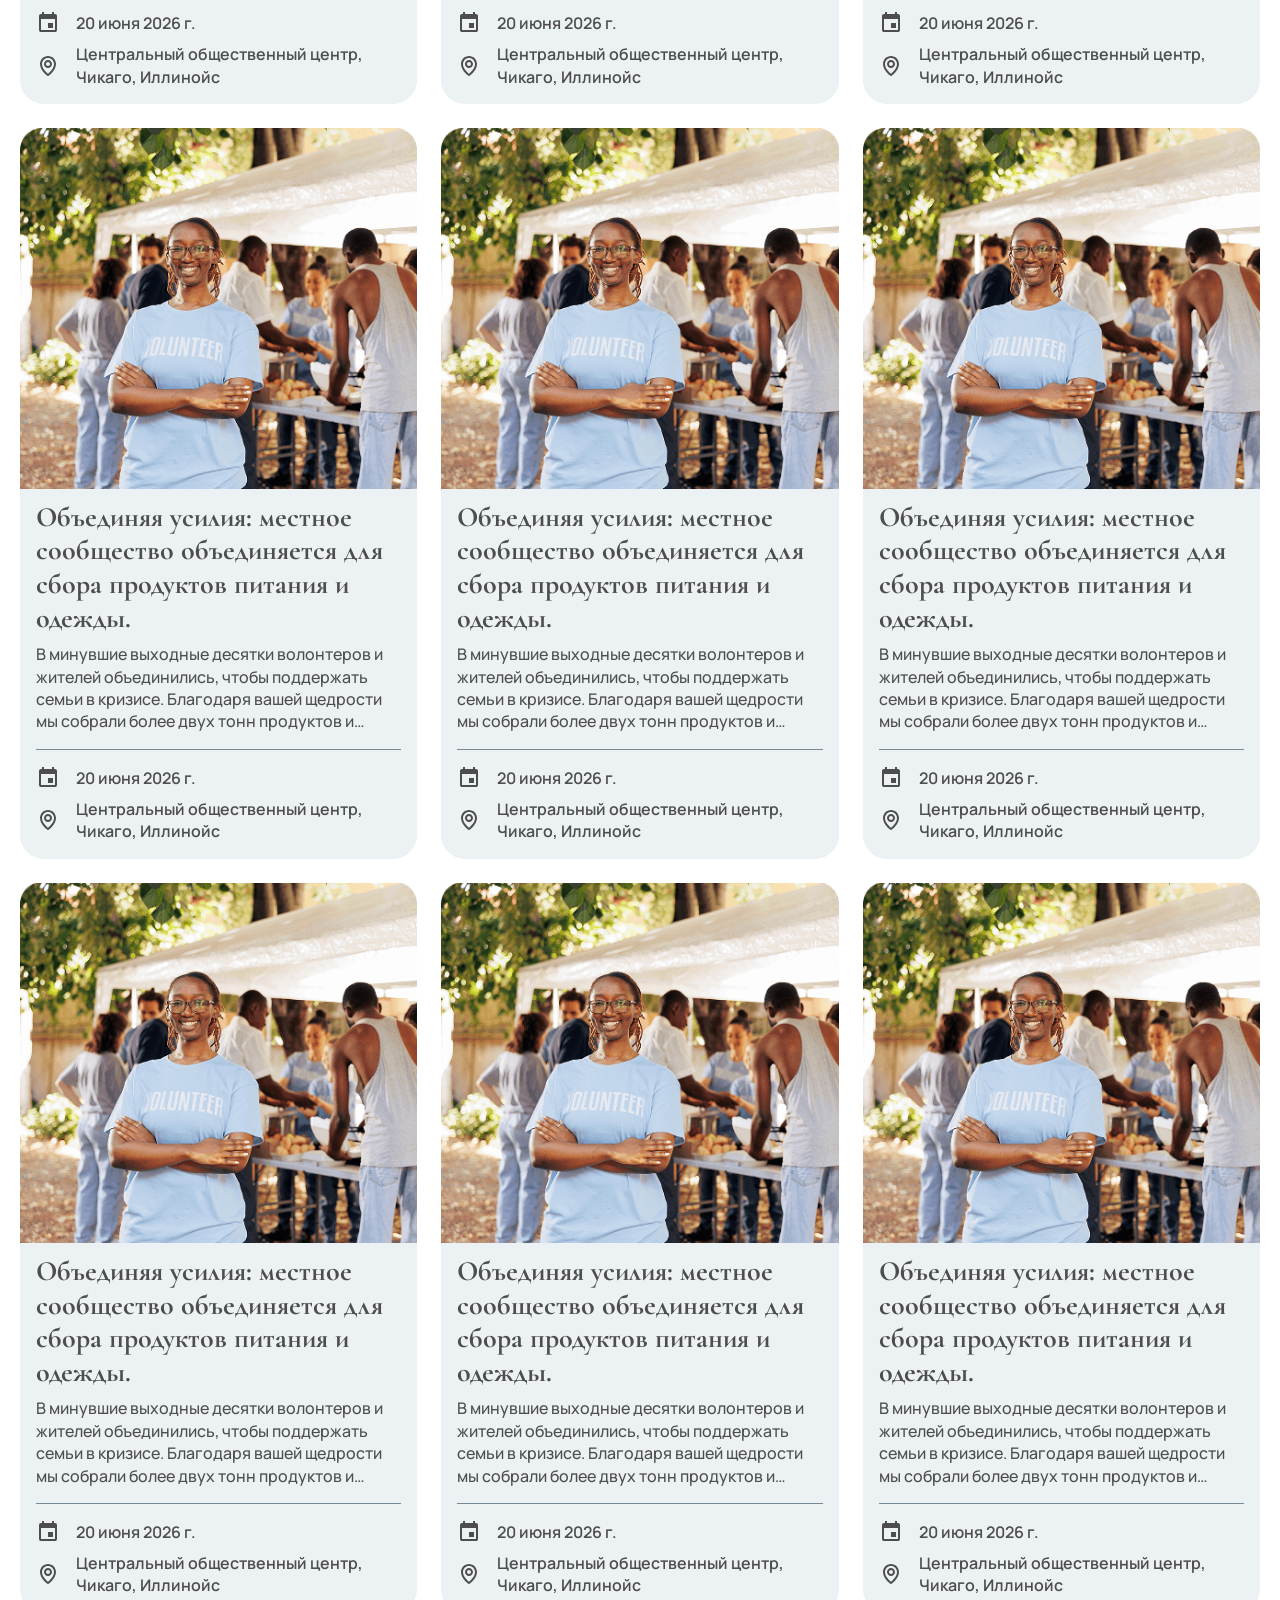
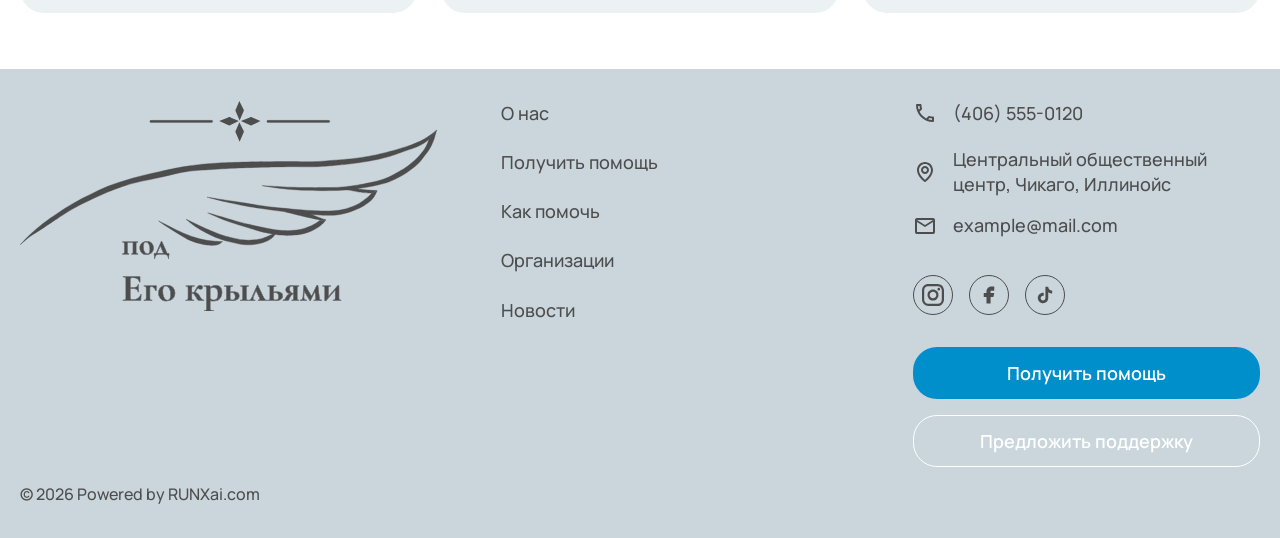
<file: news.html>
<!DOCTYPE html>
<html lang="en">
<head>
    <meta charset="UTF-8">
    <meta name="viewport" content="width=device-width, initial-scale=1.0">

    <link rel="stylesheet" href="libs/swiper/swiper-bundle.min.css">
    <link rel="stylesheet" href="libs/air-datepicker/air-datepicker.css">
    <link rel="stylesheet" href="styles/styles.css">

    <title>News</title>
</head>
<body>

    <header class="header">
        <div class="container header__container">
            <a href="#" class="header__logo">
                <img src="images/logo-dark.svg" alt="logo">
            </a>
            <nav class="header__nav">
                <ul class="header__nav-list">
                    <li class="header__nav-item">
                        <a href="#">О нас</a>
                    </li>
                    <li class="header__nav-item">
                        <a href="#">Получить помощь</a>
                    </li>
                    <li class="header__nav-item">
                        <a href="#">Как помочь</a>
                    </li>
                    <li class="header__nav-item">
                        <a href="#">Организации</a>
                    </li>
                    <li class="header__nav-item">
                        <a href="#">Новости</a>
                    </li>
                </ul>
            </nav>
            <div class="header__contacts">
                <a href="#" class="header__contacts-phone"><span>(406) 555-0120</span></a>
            </div>
            <button class="header__btn">
                <span></span>
                <span></span>
                <span></span>
            </button>
        </div>
    </header>

    <section class="section hero hero--inner">
        <img src="images/news-hero.png" alt="">
    </section>

    <section class="section page-description">
        <div class="container page-description__container">
            <h1 class="h1 section-title">Новости</h1>
            <p>Узнайте о наших последних новостях, предстоящих благотворительных мероприятиях и историях о том, как наша сеть помощи изменила жизни людей.</p>
        </div>
    </section>

    <section class="section events-search">
        <div class="container events-search__container">
            <div class="events-search__item search-input">
                <input type="text" placeholder="Поиск событий или новостей">
            </div>
            <div class="events-search__item date-input">
                <input type="text" placeholder="С даты" data-js-datepicker>
            </div>
            <div class="events-search__item date-input">
                <input type="text" placeholder="По дату" data-js-datepicker>
            </div>
            <div class="events-search__item search-btn">
                <button class="btn btn--blue">Фильтры</button>
            </div>
        </div>
    </section>

    <section class="section events">
        <div class="container events__container">
            <div class="events__grid">
                <div class="swiper-slide events__card">
                    <a href="#">
                        <img src="images/news1.png" alt="">
                    </a>
                    <div class="events__card-detail">
                        <a href="#">
                            <h3 class="events__card-title">Объединяя усилия: местное сообщество объединяется для сбора продуктов питания и одежды.</h3>
                        </a>
                        <p>В минувшие выходные десятки волонтеров и жителей объединились, чтобы поддержать семьи в кризисе. Благодаря вашей щедрости мы собрали более двух тонн продуктов и одежды. Посмотрите, как преображается наше сообщество, когда мы вместе!</p>
                    </div>
                    <div class="events__card-info">
                        <span class="events__card-item events__card-date">20 июня 2026 г.</span>
                        <span class="events__card-item events__card-location">Центральный общественный центр,
Чикаго, Иллинойс</span>
                    </div>
                </div>

                <div class="swiper-slide events__card">
                    <a href="#">
                        <img src="images/news1.png" alt="">
                    </a>
                    <div class="events__card-detail">
                        <a href="#">
                            <h3 class="events__card-title">Объединяя усилия: местное сообщество объединяется для сбора продуктов питания и одежды.</h3>
                        </a>
                        <p>В минувшие выходные десятки волонтеров и жителей объединились, чтобы поддержать семьи в кризисе. Благодаря вашей щедрости мы собрали более двух тонн продуктов и одежды. Посмотрите, как преображается наше сообщество, когда мы вместе!</p>
                    </div>
                    <div class="events__card-info">
                        <span class="events__card-item events__card-date">20 июня 2026 г.</span>
                        <span class="events__card-item events__card-location">Центральный общественный центр,
Чикаго, Иллинойс</span>
                    </div>
                </div>

                <div class="swiper-slide events__card">
                    <a href="#">
                        <img src="images/news1.png" alt="">
                    </a>
                    <div class="events__card-detail">
                        <a href="#">
                            <h3 class="events__card-title">Объединяя усилия: местное сообщество объединяется для сбора продуктов питания и одежды.</h3>
                        </a>
                        <p>В минувшие выходные десятки волонтеров и жителей объединились, чтобы поддержать семьи в кризисе. Благодаря вашей щедрости мы собрали более двух тонн продуктов и одежды. Посмотрите, как преображается наше сообщество, когда мы вместе!</p>
                    </div>
                    <div class="events__card-info">
                        <span class="events__card-item events__card-date">20 июня 2026 г.</span>
                        <span class="events__card-item events__card-location">Центральный общественный центр,
Чикаго, Иллинойс</span>
                    </div>
                </div>

                <div class="swiper-slide events__card">
                    <a href="#">
                        <img src="images/news1.png" alt="">
                    </a>
                    <div class="events__card-detail">
                        <a href="#">
                            <h3 class="events__card-title">Объединяя усилия: местное сообщество объединяется для сбора продуктов питания и одежды.</h3>
                        </a>
                        <p>В минувшие выходные десятки волонтеров и жителей объединились, чтобы поддержать семьи в кризисе. Благодаря вашей щедрости мы собрали более двух тонн продуктов и одежды. Посмотрите, как преображается наше сообщество, когда мы вместе!</p>
                    </div>
                    <div class="events__card-info">
                        <span class="events__card-item events__card-date">20 июня 2026 г.</span>
                        <span class="events__card-item events__card-location">Центральный общественный центр,
Чикаго, Иллинойс</span>
                    </div>
                </div>

                <div class="swiper-slide events__card">
                    <a href="#">
                        <img src="images/news1.png" alt="">
                    </a>
                    <div class="events__card-detail">
                        <a href="#">
                            <h3 class="events__card-title">Объединяя усилия: местное сообщество объединяется для сбора продуктов питания и одежды.</h3>
                        </a>
                        <p>В минувшие выходные десятки волонтеров и жителей объединились, чтобы поддержать семьи в кризисе. Благодаря вашей щедрости мы собрали более двух тонн продуктов и одежды. Посмотрите, как преображается наше сообщество, когда мы вместе!</p>
                    </div>
                    <div class="events__card-info">
                        <span class="events__card-item events__card-date">20 июня 2026 г.</span>
                        <span class="events__card-item events__card-location">Центральный общественный центр,
Чикаго, Иллинойс</span>
                    </div>
                </div>

                <div class="swiper-slide events__card">
                    <a href="#">
                        <img src="images/news1.png" alt="">
                    </a>
                    <div class="events__card-detail">
                        <a href="#">
                            <h3 class="events__card-title">Объединяя усилия: местное сообщество объединяется для сбора продуктов питания и одежды.</h3>
                        </a>
                        <p>В минувшие выходные десятки волонтеров и жителей объединились, чтобы поддержать семьи в кризисе. Благодаря вашей щедрости мы собрали более двух тонн продуктов и одежды. Посмотрите, как преображается наше сообщество, когда мы вместе!</p>
                    </div>
                    <div class="events__card-info">
                        <span class="events__card-item events__card-date">20 июня 2026 г.</span>
                        <span class="events__card-item events__card-location">Центральный общественный центр,
Чикаго, Иллинойс</span>
                    </div>
                </div>

                <div class="swiper-slide events__card">
                    <a href="#">
                        <img src="images/news1.png" alt="">
                    </a>
                    <div class="events__card-detail">
                        <a href="#">
                            <h3 class="events__card-title">Объединяя усилия: местное сообщество объединяется для сбора продуктов питания и одежды.</h3>
                        </a>
                        <p>В минувшие выходные десятки волонтеров и жителей объединились, чтобы поддержать семьи в кризисе. Благодаря вашей щедрости мы собрали более двух тонн продуктов и одежды. Посмотрите, как преображается наше сообщество, когда мы вместе!</p>
                    </div>
                    <div class="events__card-info">
                        <span class="events__card-item events__card-date">20 июня 2026 г.</span>
                        <span class="events__card-item events__card-location">Центральный общественный центр,
Чикаго, Иллинойс</span>
                    </div>
                </div>

                <div class="swiper-slide events__card">
                    <a href="#">
                        <img src="images/news1.png" alt="">
                    </a>
                    <div class="events__card-detail">
                        <a href="#">
                            <h3 class="events__card-title">Объединяя усилия: местное сообщество объединяется для сбора продуктов питания и одежды.</h3>
                        </a>
                        <p>В минувшие выходные десятки волонтеров и жителей объединились, чтобы поддержать семьи в кризисе. Благодаря вашей щедрости мы собрали более двух тонн продуктов и одежды. Посмотрите, как преображается наше сообщество, когда мы вместе!</p>
                    </div>
                    <div class="events__card-info">
                        <span class="events__card-item events__card-date">20 июня 2026 г.</span>
                        <span class="events__card-item events__card-location">Центральный общественный центр,
Чикаго, Иллинойс</span>
                    </div>
                </div>

                <div class="swiper-slide events__card">
                    <a href="#">
                        <img src="images/news1.png" alt="">
                    </a>
                    <div class="events__card-detail">
                        <a href="#">
                            <h3 class="events__card-title">Объединяя усилия: местное сообщество объединяется для сбора продуктов питания и одежды.</h3>
                        </a>
                        <p>В минувшие выходные десятки волонтеров и жителей объединились, чтобы поддержать семьи в кризисе. Благодаря вашей щедрости мы собрали более двух тонн продуктов и одежды. Посмотрите, как преображается наше сообщество, когда мы вместе!</p>
                    </div>
                    <div class="events__card-info">
                        <span class="events__card-item events__card-date">20 июня 2026 г.</span>
                        <span class="events__card-item events__card-location">Центральный общественный центр,
Чикаго, Иллинойс</span>
                    </div>
                </div>
            </div>
        </div>
    </section>

    <footer class="footer">
        <div class="container footer__container">
            <div class="footer__column">
                <a href="#" class="footer__logo">
                    <img src="images/logo-dark.svg" alt="logo">
                </a>
            </div>
            
            <div class="footer__column">
                <nav class="footer__nav">
                    <ul>
                        <li><a href="#">О нас </a></li>
                        <li><a href="#">Получить помощь</a></li>
                        <li><a href="#">Как помочь</a></li>
                        <li><a href="#">Организации</a></li>
                        <li><a href="#">Новости</a></li>
                    </ul>
                </nav>
            </div>

            <div class="footer__column">
                <div class="footer__contacts">
                    <ul>
                        <li>
                            <a href="#" class="footer__contacts-item footer__phone">(406) 555-0120</a>
                        </li>
                        <li><span class="footer__contacts-item footer__address">Центральный общественный центр, Чикаго, Иллинойс</span></li>
                        <li>
                            <a href="#" class="footer__contacts-item footer__email">example@mail.com</a>
                        </li>
                    </ul>
                </div>
                <div class="footer__socials">
                    <ul>
                        <li>
                            <a href="#">
                                <span class="icon" style="mask-image: url('images/instagram.svg');"></span>
                            </a>
                        </li>
                        <li>
                            <a href="#">
                                <span class="icon" style="mask-image: url('images/facebook.svg')"></span>
                            </a>
                        </li>
                        <li>
                            <a href="#">
                                <span class="icon" style="mask-image: url('images/tiktok.svg');"></span>
                            </a>
                        </li>
                    </ul>
                </div>

                <div class="footer__cta">
                    <ul>
                        <li><a href="#" class="btn btn--blue">Получить помощь</a></li>
                        <li><a href="#" class="btn btn--white-bordered">Предложить поддержку</a></li>
                    </ul>
                </div>
            </div>
        </div>
        <div class="container">
            <div class="footer__copyright">
                <span>© 2026 Powered by <a href="#" target="_blank">RUNXai.com</a></span>
            </div>
        </div>
    </footer>
    
    <script src="libs/swiper/swiper-bundle.min.js"></script>
    <script src="libs/air-datepicker/air-datepicker.js"></script>
    <script src="scripts/scripts.js"></script>

</body>
</html>
</file>
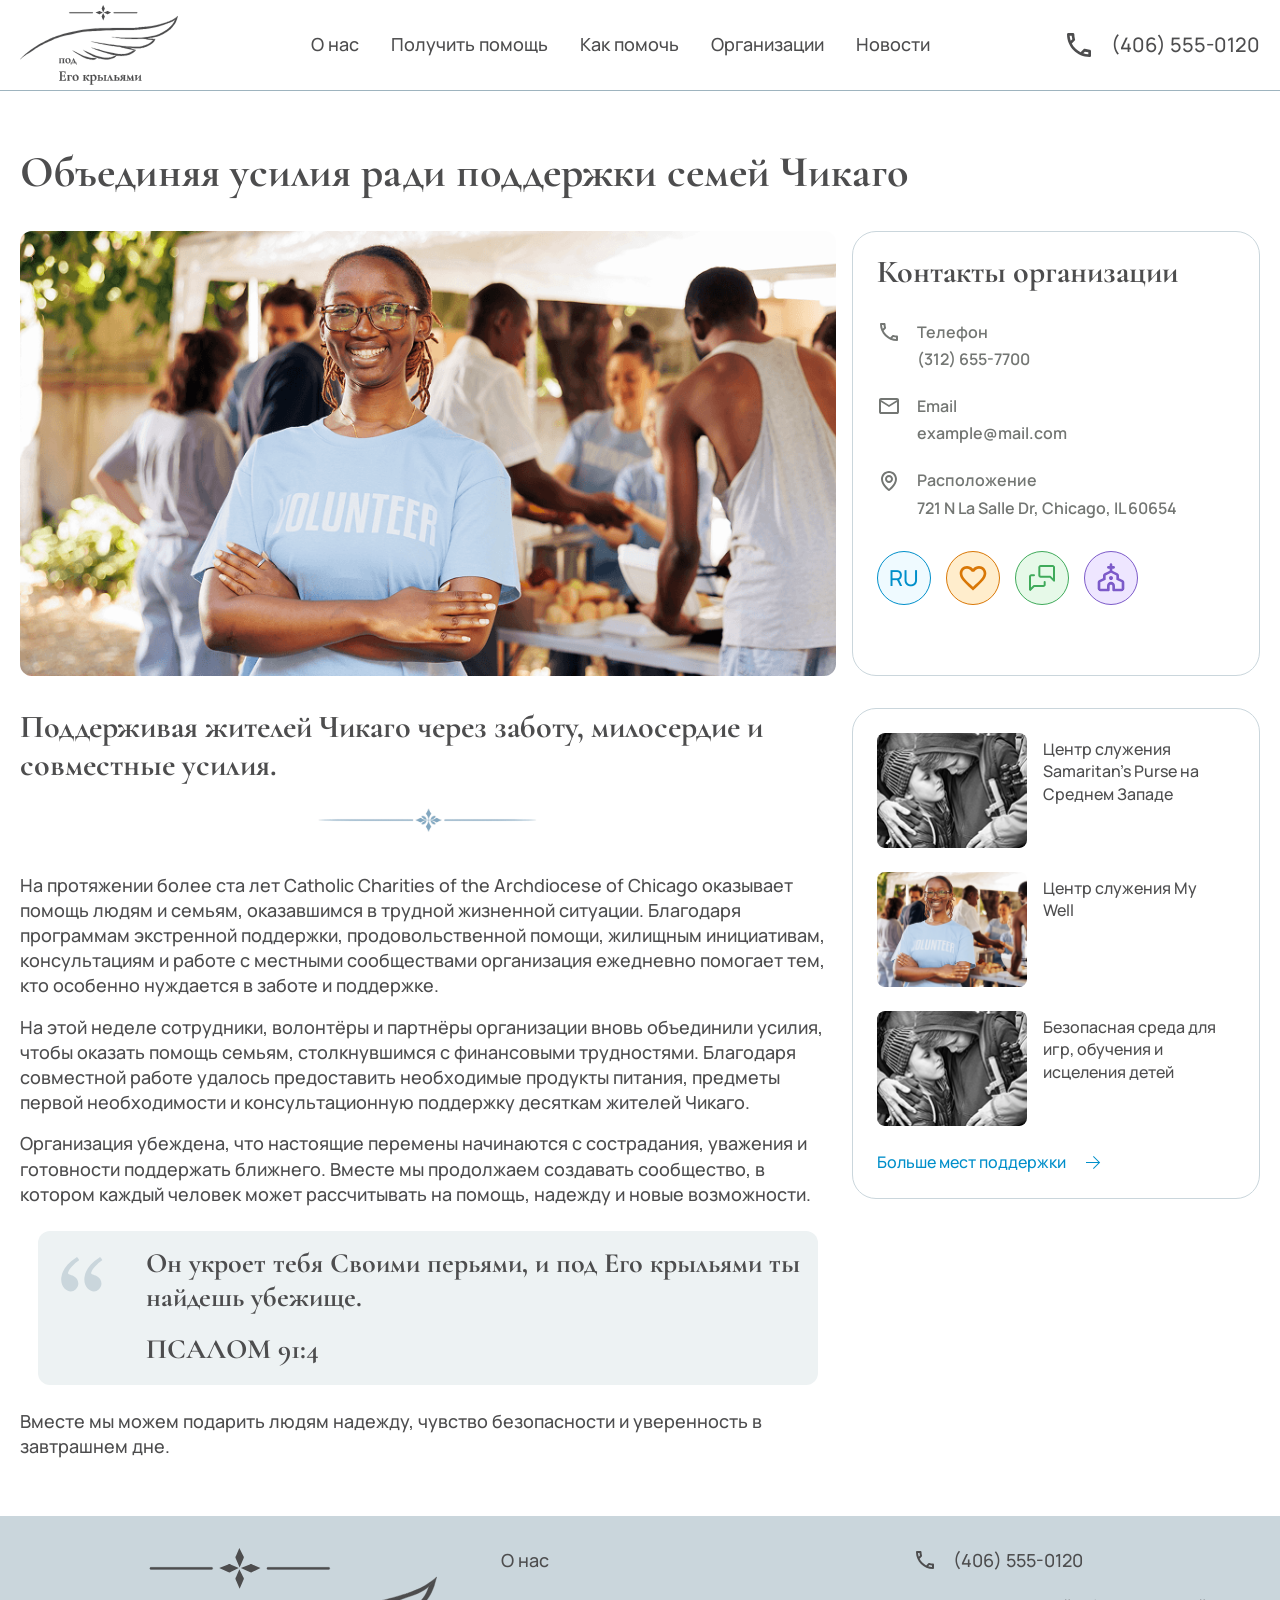
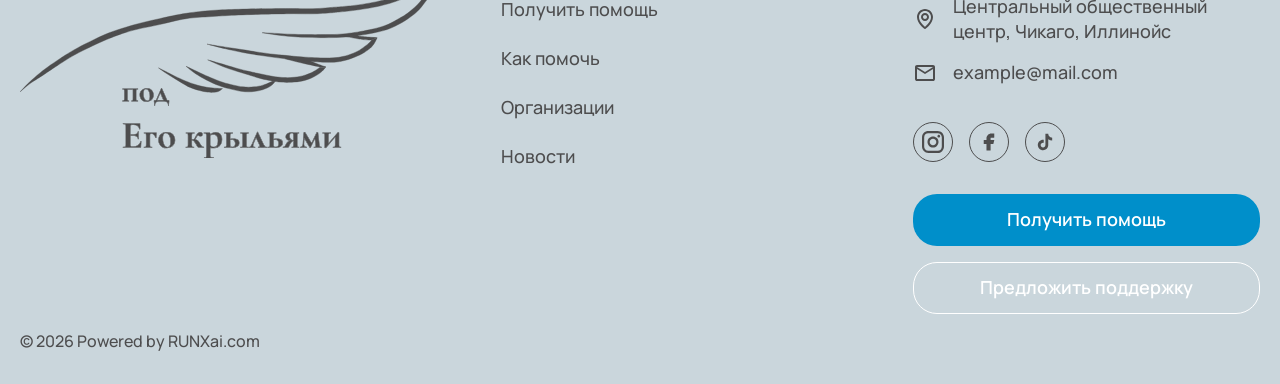
<file: organization.html>
<!DOCTYPE html>
<html lang="en">
<head>
    <meta charset="UTF-8">
    <meta name="viewport" content="width=device-width, initial-scale=1.0">

    <link rel="stylesheet" href="libs/swiper/swiper-bundle.min.css">
    <link rel="stylesheet" href="styles/styles.css">

    <title>Organization</title>
</head>
<body>

    <header class="header">
        <div class="container header__container">
            <a href="#" class="header__logo">
                <img src="images/logo-dark.svg" alt="logo">
            </a>
            <nav class="header__nav">
                <ul class="header__nav-list">
                    <li class="header__nav-item">
                        <a href="#">О нас</a>
                    </li>
                    <li class="header__nav-item">
                        <a href="#">Получить помощь</a>
                    </li>
                    <li class="header__nav-item">
                        <a href="#">Как помочь</a>
                    </li>
                    <li class="header__nav-item">
                        <a href="#">Организации</a>
                    </li>
                    <li class="header__nav-item">
                        <a href="#">Новости</a>
                    </li>
                </ul>
            </nav>
            <div class="header__contacts">
                <a href="#" class="header__contacts-phone"><span>(406) 555-0120</span></a>
            </div>
            <button class="header__btn">
                <span></span>
                <span></span>
                <span></span>
            </button>
        </div>
    </header>

    <section class="section post-page">
        <div class="container">
            <h1 class="h1 post-page__title">Объединяя усилия ради поддержки семей Чикаго</h1>
            <div class="post-page__header">
                <img src="images/news2.png" alt="">
                <div class="post-page__details">
                    <span class="post-page__details-title">Контакты организации</span>
                    <ul>
                        <li>
                            <span class="post-page__details-label icon--phone">Телефон</span>
                            <span class="post-page__details-text"><a href="#">(312) 655-7700</a></span>
                        </li>
                        <li>
                            <span class="post-page__details-label icon--email">Email</span>
                            <span class="post-page__details-text"><a href="#">example@mail.com</a></span>
                        </li>
                        <li>
                            <span class="post-page__details-label icon--location">Расположение</span>
                            <span class="post-page__details-text">721 N La Salle Dr, Chicago, IL 60654</span>
                        </li>
                    </ul>
                    <ul class="organization__card-tags">
                        <li><span class="organization__card-icon">RU</span></li>
                        <li><span class="organization__card-icon" style="border-color: var(--orange-100); background-color: var(--orange-30);"><img src="images/heart-outline.svg" alt=""></span></li>
                        <li><span class="organization__card-icon" style="border-color: #3faa5a; background-color: var(--green-5);"><img src="images/messages.svg" alt=""></span></li>
                        <li><span class="organization__card-icon" style="border-color: var(--violet-100); background-color: var(--violet-30);"><img src="images/church-outline.svg" alt=""></span></li>
                    </ul>
                </div>
            </div>
            <div class="post-page__container">
                <div class="post-page__content">
                    <h2>Поддерживая жителей Чикаго через заботу, милосердие и совместные усилия.</h2>
                    <p>На протяжении более ста лет Catholic Charities of the Archdiocese of Chicago оказывает помощь людям и семьям, оказавшимся в трудной жизненной ситуации. Благодаря программам экстренной поддержки, продовольственной помощи, жилищным инициативам, консультациям и работе с местными сообществами организация ежедневно помогает тем, кто особенно нуждается в заботе и поддержке.</p>
                    <p>На этой неделе сотрудники, волонтёры и партнёры организации вновь объединили усилия, чтобы оказать помощь семьям, столкнувшимся с финансовыми трудностями. Благодаря совместной работе удалось предоставить необходимые продукты питания, предметы первой необходимости и консультационную поддержку десяткам жителей Чикаго.</p>
                    <p>Организация убеждена, что настоящие перемены начинаются с сострадания, уважения и готовности поддержать ближнего. Вместе мы продолжаем создавать сообщество, в котором каждый человек может рассчитывать на помощь, надежду и новые возможности.</p>
                    <div class="post-page__quote post-page__block">
                        <div class="post-page__quote-inner">
                            <p class="post-page__quote-title">Он укроет тебя Своими перьями, и под Его крыльями ты найдешь убежище.</p>
                            <span class="post-page__quote-source">ПСАЛОМ 91:4</span>
                        </div>
                    </div>
                    <p>Вместе мы можем подарить людям надежду, чувство безопасности и уверенность в завтрашнем дне.</p>
                </div>
                <div class="post-page__sidebar">
                    <a href="#" class="relevant__card">
                        <img src="images/relevant-news.png" alt="">
                        <div class="relevant__card-details">
                            <h3 class="relevant__card-title">Центр служения Samaritan's Purse на Среднем Западе</h3>
                        </div>
                    </a>
                    <a href="#" class="relevant__card">
                        <img src="images/news2.png" alt="">
                        <div class="relevant__card-details">
                            <h3 class="relevant__card-title">Центр служения My Well</h3>
                        </div>
                    </a>
                    <a href="#" class="relevant__card">
                        <img src="images/relevant-news.png" alt="">
                        <div class="relevant__card-details">
                            <h3 class="relevant__card-title">Безопасная среда для игр, обучения и исцеления детей</h3>
                        </div>
                    </a>
                    <a href="#" class="post-page__sidebar-link">Больше мест поддержки</a>
                </div>
            </div>
        </div>
    </section>

    <footer class="footer">
        <div class="container footer__container">
            <div class="footer__column">
                <a href="#" class="footer__logo">
                    <img src="images/logo-dark.svg" alt="logo">
                </a>
            </div>
            
            <div class="footer__column">
                <nav class="footer__nav">
                    <ul>
                        <li><a href="#">О нас </a></li>
                        <li><a href="#">Получить помощь</a></li>
                        <li><a href="#">Как помочь</a></li>
                        <li><a href="#">Организации</a></li>
                        <li><a href="#">Новости</a></li>
                    </ul>
                </nav>
            </div>

            <div class="footer__column">
                <div class="footer__contacts">
                    <ul>
                        <li>
                            <a href="#" class="footer__contacts-item footer__phone">(406) 555-0120</a>
                        </li>
                        <li><span class="footer__contacts-item footer__address">Центральный общественный центр, Чикаго, Иллинойс</span></li>
                        <li>
                            <a href="#" class="footer__contacts-item footer__email">example@mail.com</a>
                        </li>
                    </ul>
                </div>
                <div class="footer__socials">
                    <ul>
                        <li>
                            <a href="#">
                                <span class="icon" style="mask-image: url('images/instagram.svg');"></span>
                            </a>
                        </li>
                        <li>
                            <a href="#">
                                <span class="icon" style="mask-image: url('images/facebook.svg')"></span>
                            </a>
                        </li>
                        <li>
                            <a href="#">
                                <span class="icon" style="mask-image: url('images/tiktok.svg');"></span>
                            </a>
                        </li>
                    </ul>
                </div>

                <div class="footer__cta">
                    <ul>
                        <li><a href="#" class="btn btn--blue">Получить помощь</a></li>
                        <li><a href="#" class="btn btn--white-bordered">Предложить поддержку</a></li>
                    </ul>
                </div>
            </div>
        </div>
        <div class="container">
            <div class="footer__copyright">
                <span>© 2026 Powered by <a href="#" target="_blank">RUNXai.com</a></span>
            </div>
        </div>
    </footer>
    
    <script src="libs/swiper/swiper-bundle.min.js"></script>
    <script src="scripts/scripts.js"></script>

</body>
</html>
</file>
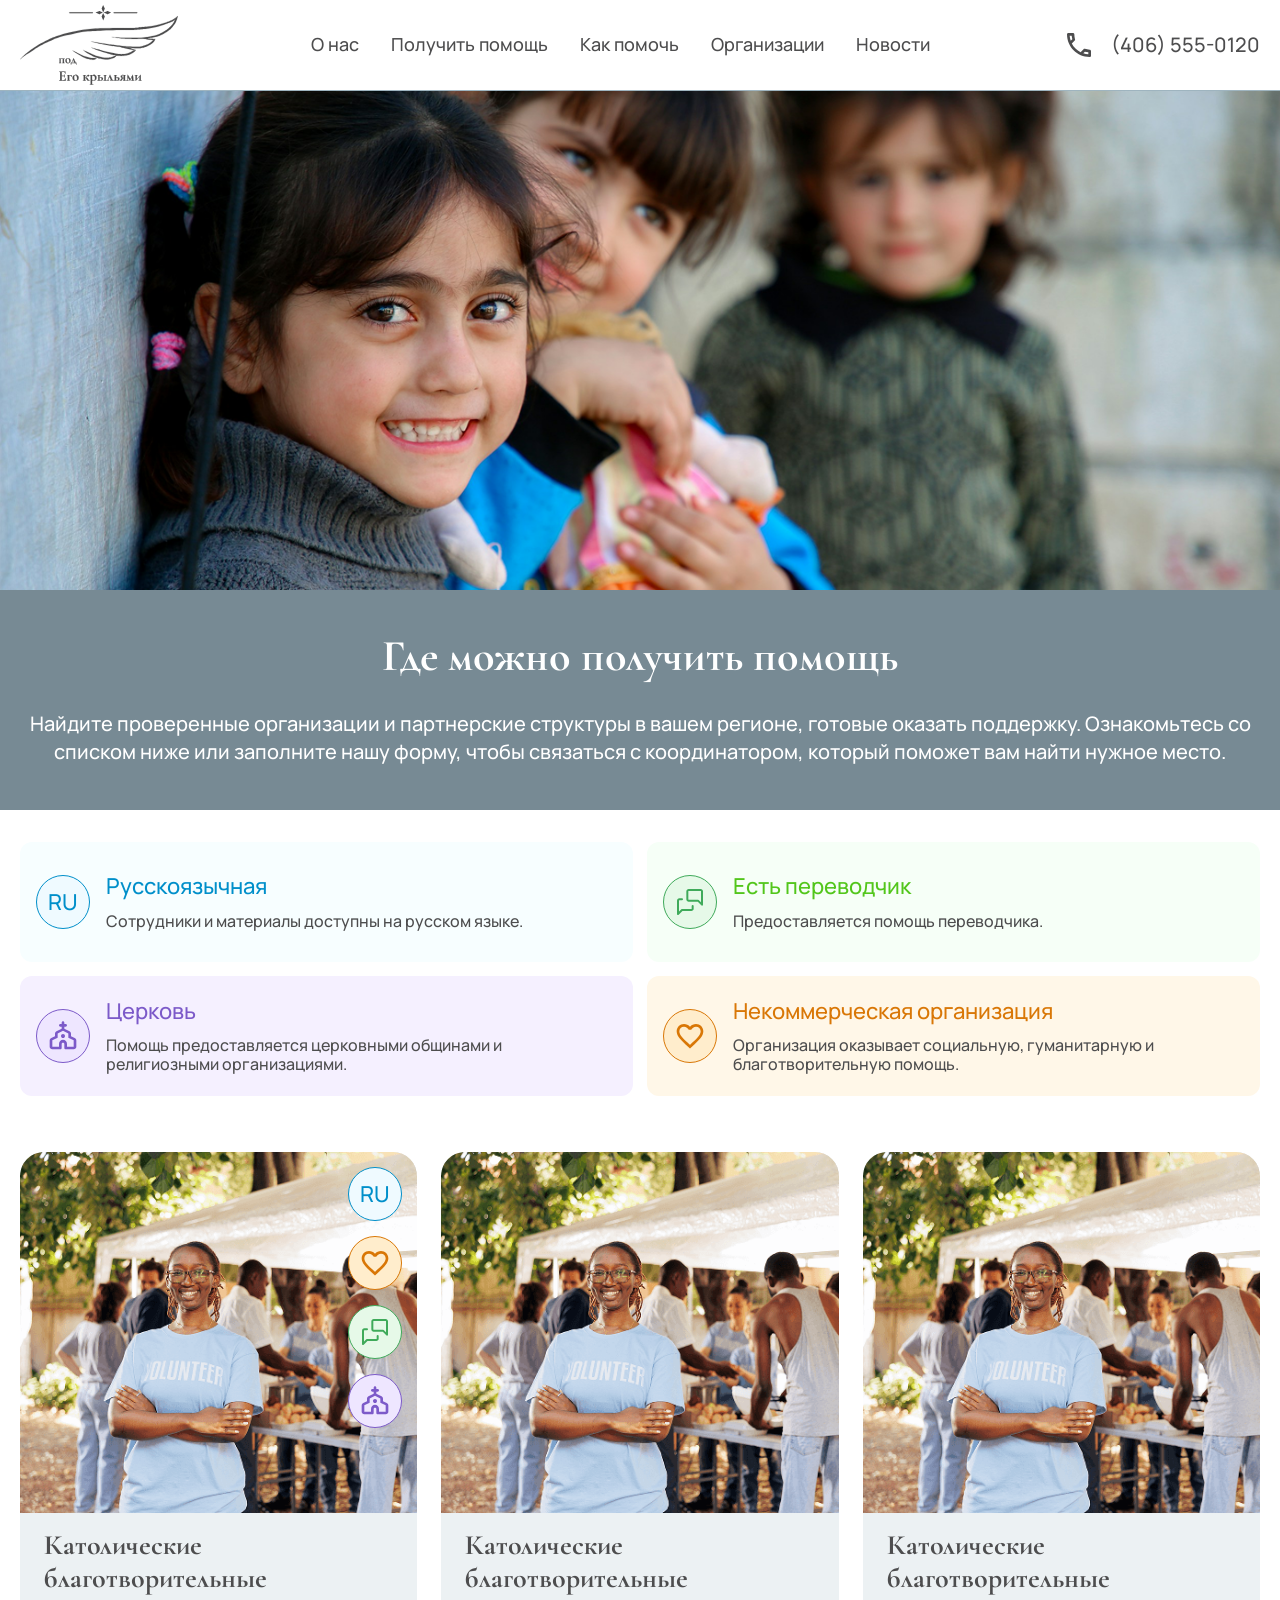
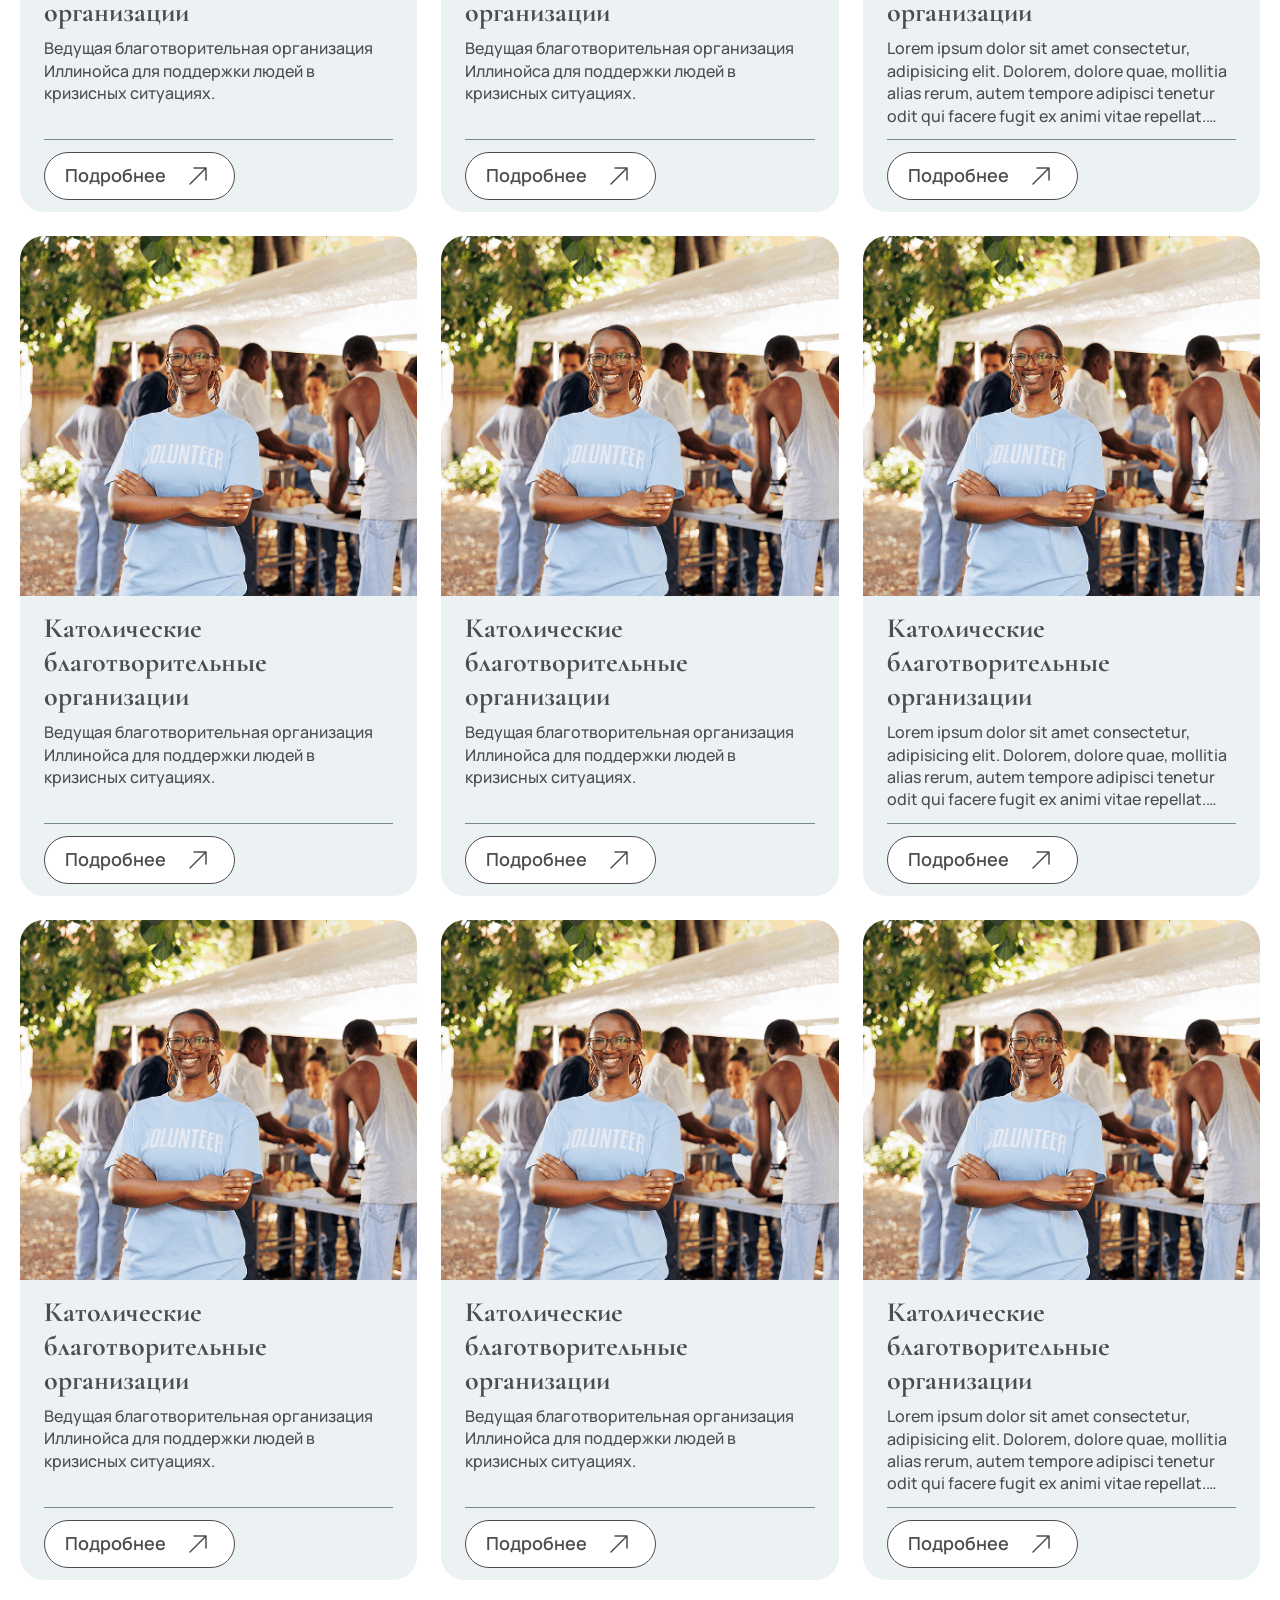
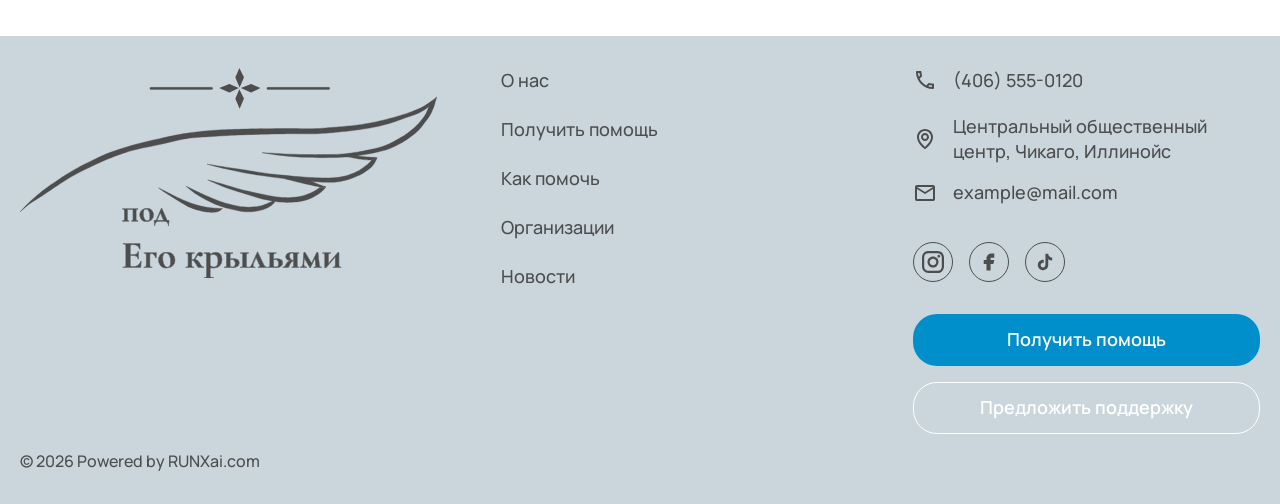
<file: organizations.html>
<!DOCTYPE html>
<html lang="en">
<head>
    <meta charset="UTF-8">
    <meta name="viewport" content="width=device-width, initial-scale=1.0">

    <link rel="stylesheet" href="libs/swiper/swiper-bundle.min.css">
    <link rel="stylesheet" href="styles/styles.css">

    <title>Organizations</title>
</head>
<body>

    <header class="header">
        <div class="container header__container">
            <a href="#" class="header__logo">
                <img src="images/logo-dark.svg" alt="logo">
            </a>
            <nav class="header__nav">
                <ul class="header__nav-list">
                    <li class="header__nav-item">
                        <a href="#">О нас</a>
                    </li>
                    <li class="header__nav-item">
                        <a href="#">Получить помощь</a>
                    </li>
                    <li class="header__nav-item">
                        <a href="#">Как помочь</a>
                    </li>
                    <li class="header__nav-item">
                        <a href="#">Организации</a>
                    </li>
                    <li class="header__nav-item">
                        <a href="#">Новости</a>
                    </li>
                </ul>
            </nav>
            <div class="header__contacts">
                <a href="#" class="header__contacts-phone"><span>(406) 555-0120</span></a>
            </div>
            <button class="header__btn">
                <span></span>
                <span></span>
                <span></span>
            </button>
        </div>
    </header>

    <section class="section hero hero--inner">
        <img src="images/org-hero2.png" alt="">
    </section>

    <section class="section page-description">
        <div class="container page-description__container">
            <h1 class="h1 section-title">Где можно получить помощь</h1>
            <p>Найдите проверенные организации и партнерские структуры в вашем регионе, готовые оказать поддержку. Ознакомьтесь со списком ниже или заполните нашу форму, чтобы связаться с координатором, который поможет вам найти нужное место.</p>
        </div>
    </section>

    <section class="section tags__description">
        <div class="container tags__description-container">
            <div class="tags__description-item">
                <div class="tags__description-icon">RU</div>
                <div class="tags__description-content">
                    <h3 class="h3 tags__description-title">Русскоязычная</h3>
                    <p>Сотрудники и материалы доступны на русском языке.</p>
                </div>
            </div>
            <div class="tags__description-item" style="background: var(--green-1);">
                <div class="tags__description-icon" style="border-color: #3faa5a; background-color: var(--green-5);"><img src="images/messages.svg" alt=""></div>
                <div class="tags__description-content">
                    <h3 class="h3 tags__description-title" style="color: var(--green-80);">Есть переводчик</h3>
                    <p>Предоставляется помощь переводчика.</p>
                </div>
            </div>
            <div class="tags__description-item" style="background: var(--violet-10);">
                <div class="tags__description-icon" style="border-color: var(--violet-100); background-color: var(--violet-30);"><img src="images/church-outline.svg" alt=""></div>
                <div class="tags__description-content">
                    <h3 class="h3 tags__description-title" style="color: var(--violet-100);">Церковь</h3>
                    <p>Помощь предоставляется церковными общинами и религиозными организациями.</p>
                </div>
            </div>
            <div class="tags__description-item" style="background: var(--orange-10);">
                <div class="tags__description-icon" style="border-color: var(--orange-100); background-color: var(--orange-30);"><img src="images/heart-outline.svg" alt=""></div>
                <div class="tags__description-content">
                    <h3 class="h3 tags__description-title" style="color: var(--orange-100);">Некоммерческая организация</h3>
                    <p>Организация оказывает социальную, гуманитарную и благотворительную помощь.</p>
                </div>
            </div>
        </div>
    </section>

    <section class="section organization">
        <div class="container organization__container">
            <div class="organization__grid">
                <div class="swiper-slide organization__card">
                    <a href="#">
                        <img src="images/news1.png" alt="">
                        <ul class="organization__card-tags">
                            <li><span class="organization__card-icon">RU</span></li>
                            <li><span class="organization__card-icon" style="border-color: var(--orange-100); background-color: var(--orange-30);"><img src="images/heart-outline.svg" alt=""></span></li>
                            <li><span class="organization__card-icon" style="border-color: #3faa5a; background-color: var(--green-5);"><img src="images/messages.svg" alt=""></span></li>
                            <li><span class="organization__card-icon" style="border-color: var(--violet-100); background-color: var(--violet-30);"><img src="images/church-outline.svg" alt=""></span></li>
                        </ul>
                    </a>
                    <div class="organization__card-detail">
                        <h3 class="organization__card-title">Католические благотворительные организации</h3>
                        <p>Ведущая благотворительная организация Иллинойса для поддержки людей в кризисных ситуациях.</p>
                    </div>
                    <div class="organization__card-button">
                        <a href="#" class="btn btn--white">Подробнее</a>
                    </div>
                </div>
                <div class="swiper-slide organization__card">
                    <img src="images/news1.png" alt="">
                    <div class="organization__card-detail">
                        <h3 class="organization__card-title">Католические благотворительные организации</h3>
                        <p>Ведущая благотворительная организация Иллинойса для поддержки людей в кризисных ситуациях.</p>
                    </div>
                    <div class="organization__card-button">
                        <a href="#" class="btn btn--white">Подробнее</a>
                    </div>
                </div>
                <div class="swiper-slide organization__card">
                    <img src="images/news1.png" alt="">
                    <div class="organization__card-detail">
                        <h3 class="organization__card-title">Католические благотворительные организации</h3>
                        <p>Lorem ipsum dolor sit amet consectetur, adipisicing elit. Dolorem, dolore quae, mollitia alias rerum, autem tempore adipisci tenetur odit qui facere fugit ex animi vitae repellat. Ducimus tempore est porro.</p>
                    </div>
                    <div class="organization__card-button">
                        <a href="#" class="btn btn--white">Подробнее</a>
                    </div>
                </div>
                <div class="swiper-slide organization__card">
                    <img src="images/news1.png" alt="">
                    <div class="organization__card-detail">
                        <h3 class="organization__card-title">Католические благотворительные организации</h3>
                        <p>Ведущая благотворительная организация Иллинойса для поддержки людей в кризисных ситуациях.</p>
                    </div>
                    <div class="organization__card-button">
                        <a href="#" class="btn btn--white">Подробнее</a>
                    </div>
                </div>
                <div class="swiper-slide organization__card">
                    <img src="images/news1.png" alt="">
                    <div class="organization__card-detail">
                        <h3 class="organization__card-title">Католические благотворительные организации</h3>
                        <p>Ведущая благотворительная организация Иллинойса для поддержки людей в кризисных ситуациях.</p>
                    </div>
                    <div class="organization__card-button">
                        <a href="#" class="btn btn--white">Подробнее</a>
                    </div>
                </div>
                <div class="swiper-slide organization__card">
                    <img src="images/news1.png" alt="">
                    <div class="organization__card-detail">
                        <h3 class="organization__card-title">Католические благотворительные организации</h3>
                        <p>Lorem ipsum dolor sit amet consectetur, adipisicing elit. Dolorem, dolore quae, mollitia alias rerum, autem tempore adipisci tenetur odit qui facere fugit ex animi vitae repellat. Ducimus tempore est porro.</p>
                    </div>
                    <div class="organization__card-button">
                        <a href="#" class="btn btn--white">Подробнее</a>
                    </div>
                </div>
                <div class="swiper-slide organization__card">
                    <img src="images/news1.png" alt="">
                    <div class="organization__card-detail">
                        <h3 class="organization__card-title">Католические благотворительные организации</h3>
                        <p>Ведущая благотворительная организация Иллинойса для поддержки людей в кризисных ситуациях.</p>
                    </div>
                    <div class="organization__card-button">
                        <a href="#" class="btn btn--white">Подробнее</a>
                    </div>
                </div>
                <div class="swiper-slide organization__card">
                    <img src="images/news1.png" alt="">
                    <div class="organization__card-detail">
                        <h3 class="organization__card-title">Католические благотворительные организации</h3>
                        <p>Ведущая благотворительная организация Иллинойса для поддержки людей в кризисных ситуациях.</p>
                    </div>
                    <div class="organization__card-button">
                        <a href="#" class="btn btn--white">Подробнее</a>
                    </div>
                </div>
                <div class="swiper-slide organization__card">
                    <img src="images/news1.png" alt="">
                    <div class="organization__card-detail">
                        <h3 class="organization__card-title">Католические благотворительные организации</h3>
                        <p>Lorem ipsum dolor sit amet consectetur, adipisicing elit. Dolorem, dolore quae, mollitia alias rerum, autem tempore adipisci tenetur odit qui facere fugit ex animi vitae repellat. Ducimus tempore est porro.</p>
                    </div>
                    <div class="organization__card-button">
                        <a href="#" class="btn btn--white">Подробнее</a>
                    </div>
                </div>
            </div>
        </div>
    </section>

    <footer class="footer">
        <div class="container footer__container">
            <div class="footer__column">
                <a href="#" class="footer__logo">
                    <img src="images/logo-dark.svg" alt="logo">
                </a>
            </div>
            
            <div class="footer__column">
                <nav class="footer__nav">
                    <ul>
                        <li><a href="#">О нас </a></li>
                        <li><a href="#">Получить помощь</a></li>
                        <li><a href="#">Как помочь</a></li>
                        <li><a href="#">Организации</a></li>
                        <li><a href="#">Новости</a></li>
                    </ul>
                </nav>
            </div>

            <div class="footer__column">
                <div class="footer__contacts">
                    <ul>
                        <li>
                            <a href="#" class="footer__contacts-item footer__phone">(406) 555-0120</a>
                        </li>
                        <li><span class="footer__contacts-item footer__address">Центральный общественный центр, Чикаго, Иллинойс</span></li>
                        <li>
                            <a href="#" class="footer__contacts-item footer__email">example@mail.com</a>
                        </li>
                    </ul>
                </div>
                <div class="footer__socials">
                    <ul>
                        <li>
                            <a href="#">
                                <span class="icon" style="mask-image: url('images/instagram.svg');"></span>
                            </a>
                        </li>
                        <li>
                            <a href="#">
                                <span class="icon" style="mask-image: url('images/facebook.svg')"></span>
                            </a>
                        </li>
                        <li>
                            <a href="#">
                                <span class="icon" style="mask-image: url('images/tiktok.svg');"></span>
                            </a>
                        </li>
                    </ul>
                </div>

                <div class="footer__cta">
                    <ul>
                        <li><a href="#" class="btn btn--blue">Получить помощь</a></li>
                        <li><a href="#" class="btn btn--white-bordered">Предложить поддержку</a></li>
                    </ul>
                </div>
            </div>
        </div>
        <div class="container">
            <div class="footer__copyright">
                <span>© 2026 Powered by <a href="#" target="_blank">RUNXai.com</a></span>
            </div>
        </div>
    </footer>
    
    <script src="libs/swiper/swiper-bundle.min.js"></script>
    <script src="scripts/scripts.js"></script>

</body>
</html>
</file>
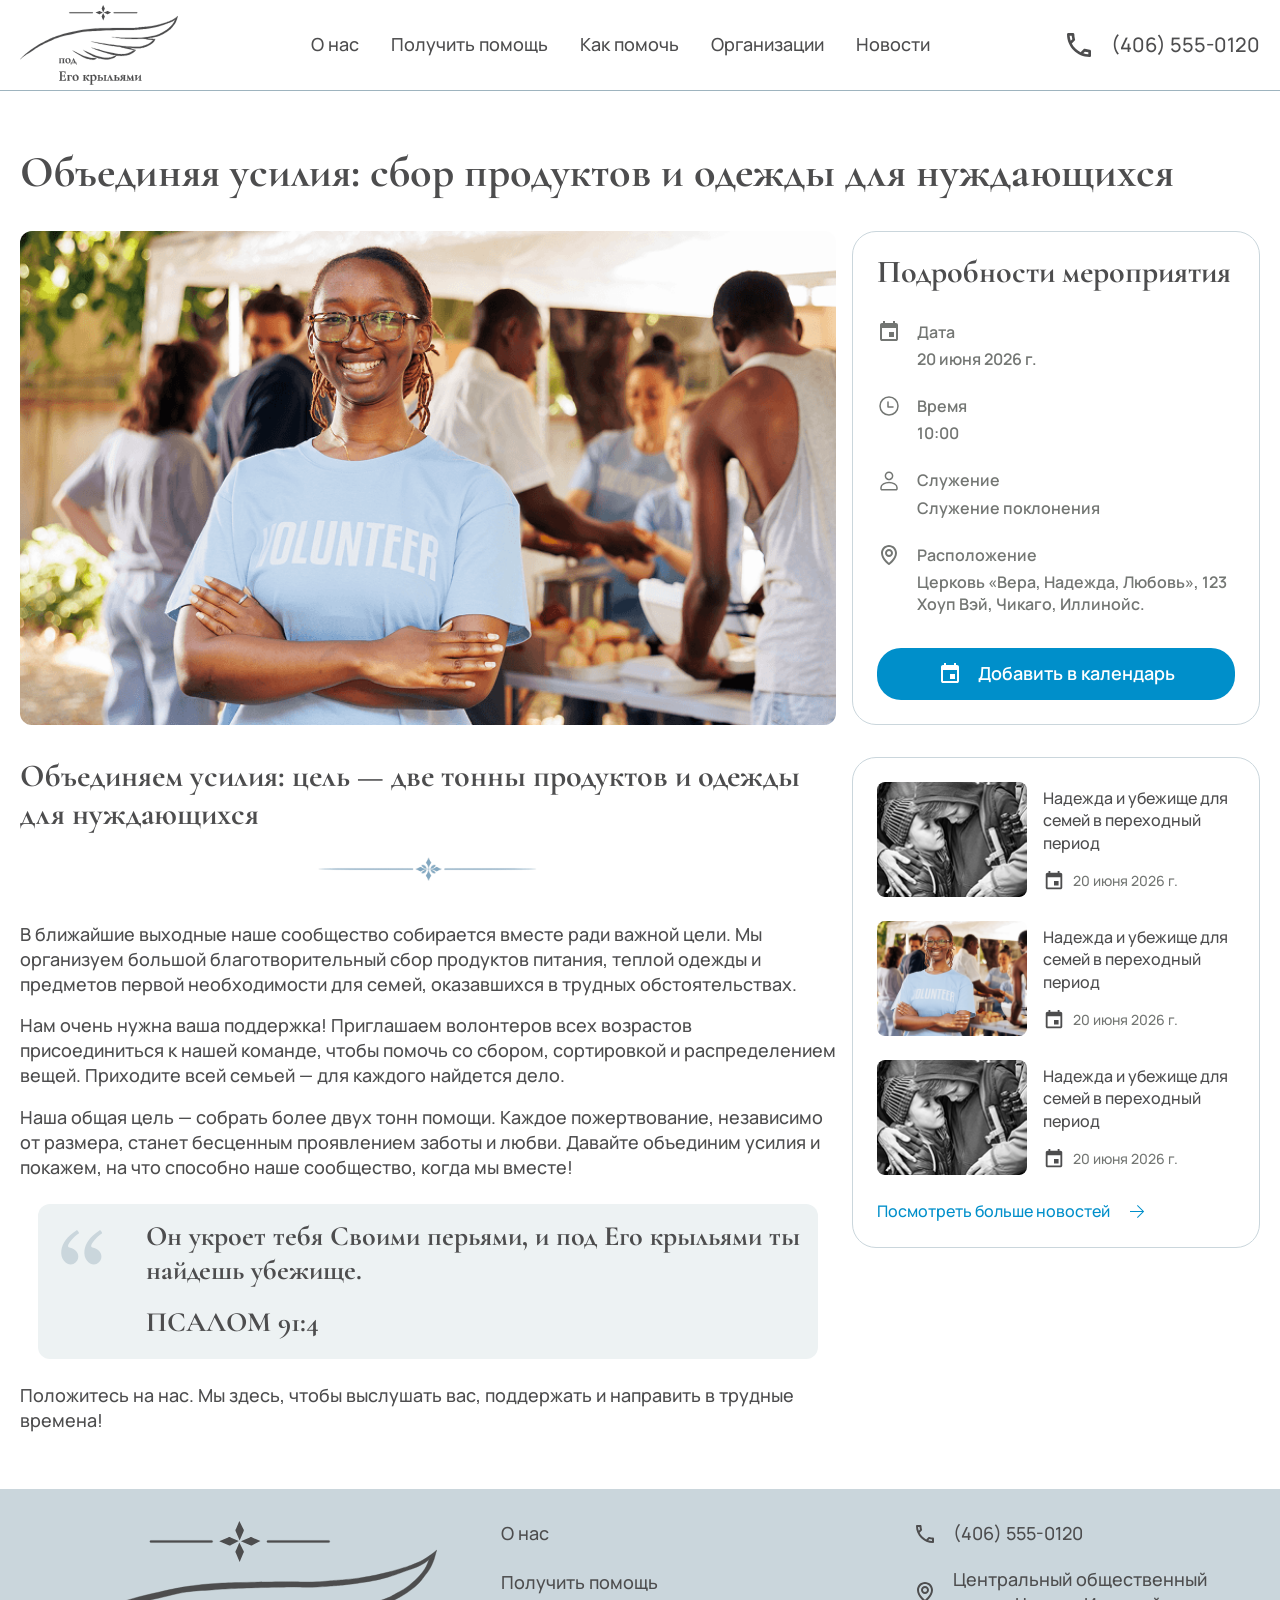
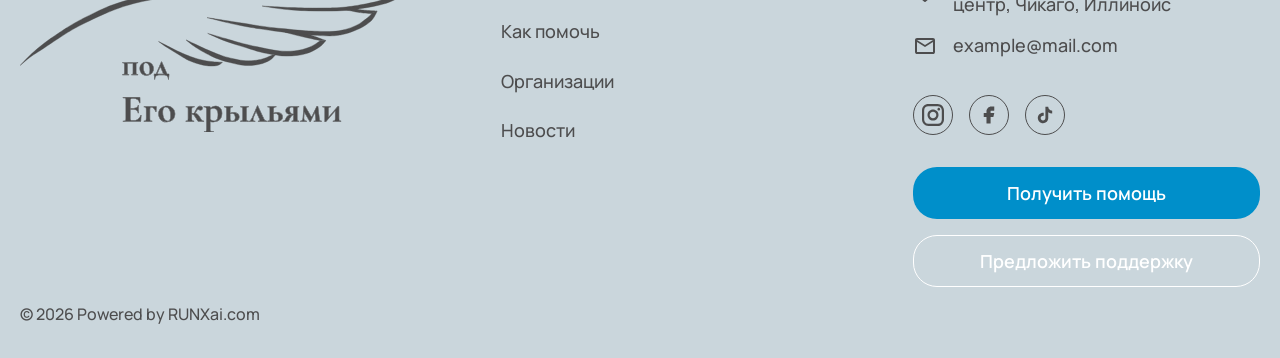
<file: post.html>
<!DOCTYPE html>
<html lang="en">
<head>
    <meta charset="UTF-8">
    <meta name="viewport" content="width=device-width, initial-scale=1.0">

    <link rel="stylesheet" href="libs/swiper/swiper-bundle.min.css">
    <link rel="stylesheet" href="styles/styles.css">

    <title>Post</title>
</head>
<body>

    <header class="header">
        <div class="container header__container">
            <a href="#" class="header__logo">
                <img src="images/logo-dark.svg" alt="logo">
            </a>
            <nav class="header__nav">
                <ul class="header__nav-list">
                    <li class="header__nav-item">
                        <a href="#">О нас</a>
                    </li>
                    <li class="header__nav-item">
                        <a href="#">Получить помощь</a>
                    </li>
                    <li class="header__nav-item">
                        <a href="#">Как помочь</a>
                    </li>
                    <li class="header__nav-item">
                        <a href="#">Организации</a>
                    </li>
                    <li class="header__nav-item">
                        <a href="#">Новости</a>
                    </li>
                </ul>
            </nav>
            <div class="header__contacts">
                <a href="#" class="header__contacts-phone"><span>(406) 555-0120</span></a>
            </div>
            <button class="header__btn">
                <span></span>
                <span></span>
                <span></span>
            </button>
        </div>
    </header>

    <section class="section post-page">
        <div class="container">
            <h1 class="h1 post-page__title">Объединяя усилия: сбор продуктов и одежды для нуждающихся</h1>
            <div class="post-page__header">
                <img src="images/news2.png" alt="">
                <div class="post-page__details">
                    <span class="post-page__details-title">Подробности мероприятия</span>
                    <ul>
                        <li>
                            <span class="post-page__details-label icon--calendar">Дата</span>
                            <span class="post-page__details-text">20 июня 2026 г.</span>
                        </li>
                        <li>
                            <span class="post-page__details-label icon--clock">Время</span>
                            <span class="post-page__details-text">10:00</span>
                        </li>
                        <li>
                            <span class="post-page__details-label icon--person">Служение</span>
                            <span class="post-page__details-text">Служение поклонения</span>
                        </li>
                        <li>
                            <span class="post-page__details-label icon--location">Расположение</span>
                            <span class="post-page__details-text">Церковь «Вера, Надежда, Любовь», 123 Хоуп Вэй, Чикаго, Иллинойс.</span>
                        </li>
                    </ul>
                    <a href="" class="btn btn--blue">Добавить в календарь</a>
                </div>
            </div>
            <div class="post-page__container">
                <div class="post-page__content">
                    <h2>Объединяем усилия: цель — две тонны продуктов и одежды для нуждающихся</h2>
                    <p>В ближайшие выходные наше сообщество собирается вместе ради важной цели. Мы организуем большой благотворительный сбор продуктов питания, теплой одежды и предметов первой необходимости для семей, оказавшихся в трудных обстоятельствах.</p>
                    <p>Нам очень нужна ваша поддержка! Приглашаем волонтеров всех возрастов присоединиться к нашей команде, чтобы помочь со сбором, сортировкой и распределением вещей. Приходите всей семьей — для каждого найдется дело.</p>
                    <p>Наша общая цель — собрать более двух тонн помощи. Каждое пожертвование, независимо от размера, станет бесценным проявлением заботы и любви. Давайте объединим усилия и покажем, на что способно наше сообщество, когда мы вместе!</p>
                    <div class="post-page__quote post-page__block">
                        <div class="post-page__quote-inner">
                            <p class="post-page__quote-title">Он укроет тебя Своими перьями, и под Его крыльями ты найдешь убежище.</p>
                            <span class="post-page__quote-source">ПСАЛОМ 91:4</span>
                        </div>
                    </div>
                    <p>Положитесь на нас. Мы здесь, чтобы выслушать вас, поддержать и направить в трудные времена!</p>
                </div>
                <div class="post-page__sidebar">
                    <a href="#" class="relevant__card">
                        <img src="images/relevant-news.png" alt="">
                        <div class="relevant__card-details">
                            <h3 class="relevant__card-title">Надежда и убежище для семей в переходный период</h3>
                            <span class="relevant__card-date">20 июня 2026 г.</span>
                        </div>
                    </a>
                    <a href="#" class="relevant__card">
                        <img src="images/news2.png" alt="">
                        <div class="relevant__card-details">
                            <h3 class="relevant__card-title">Надежда и убежище для семей в переходный период</h3>
                            <span class="relevant__card-date">20 июня 2026 г.</span>
                        </div>
                    </a>
                    <a href="#" class="relevant__card">
                        <img src="images/relevant-news.png" alt="">
                        <div class="relevant__card-details">
                            <h3 class="relevant__card-title">Надежда и убежище для семей в переходный период</h3>
                            <span class="relevant__card-date">20 июня 2026 г.</span>
                        </div>
                    </a>
                    <a href="#" class="post-page__sidebar-link">Посмотреть больше новостей</a>
                </div>
            </div>
        </div>
    </section>

    <footer class="footer">
        <div class="container footer__container">
            <div class="footer__column">
                <a href="#" class="footer__logo">
                    <img src="images/logo-dark.svg" alt="logo">
                </a>
            </div>
            
            <div class="footer__column">
                <nav class="footer__nav">
                    <ul>
                        <li><a href="#">О нас </a></li>
                        <li><a href="#">Получить помощь</a></li>
                        <li><a href="#">Как помочь</a></li>
                        <li><a href="#">Организации</a></li>
                        <li><a href="#">Новости</a></li>
                    </ul>
                </nav>
            </div>

            <div class="footer__column">
                <div class="footer__contacts">
                    <ul>
                        <li>
                            <a href="#" class="footer__contacts-item footer__phone">(406) 555-0120</a>
                        </li>
                        <li><span class="footer__contacts-item footer__address">Центральный общественный центр, Чикаго, Иллинойс</span></li>
                        <li>
                            <a href="#" class="footer__contacts-item footer__email">example@mail.com</a>
                        </li>
                    </ul>
                </div>
                <div class="footer__socials">
                    <ul>
                        <li>
                            <a href="#">
                                <span class="icon" style="mask-image: url('images/instagram.svg');"></span>
                            </a>
                        </li>
                        <li>
                            <a href="#">
                                <span class="icon" style="mask-image: url('images/facebook.svg')"></span>
                            </a>
                        </li>
                        <li>
                            <a href="#">
                                <span class="icon" style="mask-image: url('images/tiktok.svg');"></span>
                            </a>
                        </li>
                    </ul>
                </div>

                <div class="footer__cta">
                    <ul>
                        <li><a href="#" class="btn btn--blue">Получить помощь</a></li>
                        <li><a href="#" class="btn btn--white-bordered">Предложить поддержку</a></li>
                    </ul>
                </div>
            </div>
        </div>
        <div class="container">
            <div class="footer__copyright">
                <span>© 2026 Powered by <a href="#" target="_blank">RUNXai.com</a></span>
            </div>
        </div>
    </footer>
    
    <script src="libs/swiper/swiper-bundle.min.js"></script>
    <script src="scripts/scripts.js"></script>

</body>
</html>
</file>
<file: styles/styles.css>
:root {
    --font-family: "Manrope", sans-serif;
    --second-family: "Cormorant Garamond", sans-serif;

	--gray-80: #4d4d4e;
	--gray-70: #737673;
	--gray-60: #778a94;
	--gray-20: #9eb4bf;
	--gray-0: #fff;
	--primary-100: #008fca;
	--primary-5: #edf2f3;
	--primary-15: #cad6dc;
	--green-10: #eff7e3;
	--green-80: #52c61b;
	--primary-1: #f7feff;
	--green-1: #f6fff7;
	--green-5: #e6f9e8;
	--violet-100: #7c5ac9;
	--violet-30: #eee6ff;
	--violet-10: #f5f0ff;
	--orange-100: #d97706;
	--orange-30: #ffedcc;
	--orange-10: #fff7e8;

    --container: 20px;

    @media(max-width: 576px) {
        --container: 16px;
    }
}

@font-face {
    font-family: "Manrope";
    src: url('../fonts/Manrope-Regular.woff2');
    font-style: normal;
    font-weight: 400;
    font-display: swap;
}
@font-face {
    font-family: "Manrope";
    src: url('../fonts/Manrope-Medium.woff2');
    font-style: normal;
    font-weight: 500;
    font-display: swap;
}
@font-face {
    font-family: "Manrope";
    src: url('../fonts/Manrope-SemiBold.woff2');
    font-style: normal;
    font-weight: 600;
    font-display: swap;
}
@font-face {
    font-family: "Manrope";
    src: url('../fonts/Manrope-Bold.woff2');
    font-style: normal;
    font-weight: 700;
    font-display: swap;
}
@font-face {
    font-family: "Cormorant Garamond";
    src: url('../fonts/CormorantGaramond-Regular.woff2');
    font-style: normal;
    font-weight: 400;
    font-display: swap;
}
@font-face {
    font-family: "Cormorant Garamond";
    src: url('../fonts/CormorantGaramond-Bold.woff2');
    font-style: normal;
    font-weight: 700;
    font-display: swap;
}

*,
*::before,
*::after {
    box-sizing: border-box;
    margin: 0;
    padding: 0;
}

body, html {
    margin: 0;
    padding: 0;
    font-family: var(--font-family), sans-serif;
    font-size: 16px;
    line-height: 1.4;
}

html {
    scroll-behavior: smooth;
}

body {
    padding-top: 90px;

    @media(max-width: 1024px) {
        padding-top: 80px;
    }
}

.container {
    display: block;
    width: 100%;
    max-width: calc(1340px + var(--container));
    margin: 0 auto;
    padding-inline: var(--container);
}

.btn {
    display: flex;
    align-items: center;
    justify-content: center;
    text-align: center;
    height: 52px;
    padding: 10px 20px;
    border-radius: 24px;
    font-family: var(--font-family);
    font-weight: 600;
    font-size: 18px;
    color: var(--gray-0);
    text-decoration: none;
    transition: .3s ease;
    cursor: pointer;

    @media(max-width: 768px) {
        height: 48px;
    }

    &.btn-icon::after {
        content: '';
        width: 32px;
        height: 32px;
        mask-image: url('../images/arrow-up.svg');
        mask-repeat: no-repeat;
        mask-position: center;
        mask-size: contain;
        background-color: currentColor;

        @media(max-width: 768px) {
            width: 24px;
            height: 24px;
        }
    }

    &.btn--blue {
        color: var(--gray-0);
        background-color: var(--primary-100);

        @media(hover: hover) {
            &:hover {
                background-color: #016d9a;
            }
        }
    }

    &.btn--blue-bordered {
        border: 1px solid var(--primary-100);
        color: var(--primary-100);

        @media(hover: hover) {
            &:hover {
                background-color: #016d9a;
                border-color: #016d9a;
                color: #fff;
            }
        }
    }

    &.btn--white-bordered {
        border: 1px solid var(--gray-0);
        color: var(--gray-0);

        @media(hover: hover) {
            &:hover {
                background-color: #016d9a;
                border-color: #016d9a;
                color: #fff;
            }
        }
    }

    &.btn--white {
        display: inline-flex;
        column-gap: 16px;
        height: 48px;
        border: 1px solid var(--gray-80);
        border-radius: 24px;
        padding: 5px 20px;
        background-color: var(--gray-0);
        font-family: var(--font-family);
        font-weight: 600;
        font-size: 18px;
        color: var(--gray-80);

        @media(max-width: 768px) {
            font-size: 18px;
            column-gap: 8px;
            height: 42px;
        }

        @media(hover: hover) {
            &:hover {
                border-color: #016d9a;
                background-color: #016d9a;
                color: #fff;
            }
        }

        &::after {
            content: '';
            width: 32px;
            height: 32px;
            mask-image: url('../images/arrow-up.svg');
            mask-repeat: no-repeat;
            mask-position: center;
            mask-size: contain;
            background-color: currentColor;

            @media(max-width: 768px) {
                width: 24px;
                height: 24px;
            }
        }
    }
}

.section {

    scroll-margin-top: 80px;

    &:not(.hero) {
        padding-block: 56px;

        @media(max-width: 1024px) {
            padding-block: 32px;
        }
    }

    .section__header {
        display: flex;
        justify-content: center;
        margin-bottom: 32px;

        @media(max-width: 1024px) {
            margin-bottom: 24px;
        }

        @media(max-width: 768px) {
            margin-bottom: 16px;
        }
    }

    .section-title {
        font-family: var(--second-family);
        font-weight: 700;
        font-size: 44px;
        line-height: 1;
        text-align: center;
        color: var(--gray-80);

        @media(max-width: 1024px) {
            font-size: 32px;
        }
    }

    .section__footer {
        display: flex;
        justify-content: center;
        margin-top: 32px;

        .btn {
            display: inline-flex;
            width: 100%;
            max-width: 320px;
        }
    }
}

.swiper__pagination {
    display: flex;
    align-items: center;
    justify-content: center;
    margin-top: 16px;

    .swiper-pagination-bullet-active {
        background-color: var(--primary-100);
    }
}

.header {
    padding-block: 5px;
    position: fixed;
    top: 0;
    left: 0;
    width: 100%;
    z-index: 10;
    background-color: #fff;
    border-bottom: 1px solid var(--gray-20);

    &::before {
        content: '';
        display: block;
        width: 100%;
        height: 100%;
        background-color: #fff;
        position: absolute;
        top: 0;
        left: 0;
        z-index: -1;
    }

    @media(max-width: 1024px) {
        padding-block: 5px;
    }

    .header__container {
        display: flex;
        align-items: center;
        justify-content: space-between;
    }

    .header__logo {
        height: 80px;
        position: relative;
        z-index: 10;

        @media(max-width: 1024px) {
            height: 70px;
        }
        
        img {
            display: block;
            height: 100%;
            width: auto;
            max-width: 100%;
        }
    }

    .header__nav {

        @media(max-width: 1024px) {
            width: 100%;
            height: calc(100dvh - 80px);
            position: absolute;
            bottom: 0;
            left: 0;
            padding-block: 32px 32px;
            transform: translateY(0);
            transition: transform .2s ease, opacity .2s ease;
            z-index: -2;
            background-color: #fff;
        }

        &.active {
            transform: translateY(100%);
        }

        ul {
            padding: 0;
            margin: 0;
            list-style: none;
            display: flex;
            align-items: center;
            justify-content: flex-end;
            column-gap: 32px;

            @media(max-width: 1200px) {
                column-gap: 24px;
            }

            @media(max-width: 1024px) {
                flex-direction: column;
                row-gap: 24px;
            }
        }

        a {
            display: inline-block;
            font-family: var(--font-family);
            font-weight: 500;
            font-size: 18px;
            color: var(--gray-80);
            text-decoration: none;
            transition: .3s ease;

            @media(hover: hover) {
                &:hover {
                    color: var(--primary-100);
                }
            }
        }
    }

    .header__contacts {
        line-height: 0;

        @media(max-width: 1024px) {
            margin-left: auto;
            margin-right: 24px;
        }

        a {
            display: inline-flex;
            align-items: center;
            justify-content: flex-start;
            column-gap: 16px;
            font-family: var(--font-family);
            font-weight: 500;
            font-size: 20px;
            color: var(--gray-80);
            text-decoration: none;
            transition: .3s ease;

            @media(hover: hover) {
                &:hover {
                    color: var(--primary-100);
                }
            }

            @media(max-width: 1200px) {
                font-size: 18px;
                column-gap: 4px;
            }

            span {
                @media(max-width: 1024px) {
                    display: none;
                }
            }


            &::before {
                content: '';
                display: block;
                width: 32px;
                aspect-ratio: 1;
                mask-image: url('../images/telephone-outline.svg');
                mask-position: center;
                mask-repeat: no-repeat;
                mask-size: contain;
                background-color: currentColor;

                @media(max-width: 1200px) {
                    width: 28px;
                }
            }
        }
    }

    .header__btn {
        padding: 0;
        margin: 0;
        border: none;
        display: flex;
        flex-direction: column;
        align-items: center;
        justify-content: center;
        gap: 6px;
        background-color: transparent;

        span {
            display: block;
            height: 2px;
            width: 24px;
            background-color: var(--gray-80);
            transition: transform .3s ease;
        }

        @media(min-width: 1025px) {
            display: none;
        }

        &.active {
            gap: 0;

            span:first-child {
                transform: translateY(1px) rotate(45deg);
            }

            span:nth-child(2) {
                display: none;
            }

            span:last-child {
                transform: translateY(-1px) rotate(-45deg);
            }
        }
    }
}

.footer {
    background-color: var(--primary-15);
    padding-block: 32px;

    @media(max-width: 768px) {
        padding-block: 24px;
    }


    ul {
        padding: 0;
        margin: 0;
        list-style: none;
    }

    a:not(.btn) {
        text-decoration: none;
        transition: .3s ease;

        @media(hover: hover) {
            &:hover {
                color: var(--primary-100);
            }
        }
    }

    .footer__container {
        display: grid;
        grid-template-columns: minmax(200px, 1.2fr) minmax(180px, 1fr) minmax(260px, 1fr);
        column-gap: 64px;

        @media(max-width: 1200px) {
            column-gap: 32px;
        }

        @media(max-width: 768px) {
            grid-template-columns: 1fr;
            row-gap: 32px;
        }
    }

    .footer__logo {

        @media(max-width: 768px) {
            display: flex;
            justify-content: center;
        }

        img {
            display: block;
            width: auto;
            max-width: 100%;

            @media(max-width: 768px) {
                width: 100%;
                max-width: 300px;
            }

        }
    }
    
    .footer__nav {

        ul {
            display: flex;
            flex-direction: column;
            align-items: flex-start;
            justify-content: flex-start;
            row-gap: 24px;
        }

        a {
            font-family: var(--font-family);
            font-weight: 500;
            font-size: 18px;
            color: var(--gray-80);

            @media(max-width: 1024px) {
               font-size: 16px;
            }
        }
    }

    .footer__contacts {
        
        ul {
            display: flex;
            flex-direction: column;
            align-items: flex-start;
            justify-content: flex-start;
            row-gap: 16px;
        }

        .footer__contacts-item {
            display: inline-flex;
            align-items: center;
            justify-content: flex-start;
            column-gap: 16px;
            font-family: var(--font-family);
            font-weight: 500;
            font-size: 18px;
            color: var(--gray-80);
            text-decoration: none;

            @media(max-width: 1024px) {
                font-size: 16px;
                column-gap: 8px;
            }
        
            &::before {
                content: '';
                display: block;
                width: 24px;
                height: 24px;
                flex-shrink: 0;
                mask-repeat: no-repeat;
                mask-position: center;
                mask-size: contain;
                background-color: currentColor;
            }
        }

        .footer__phone::before {
            mask-image: url('../images/telephone-outline.svg');
        }
        .footer__address::before {
            mask-image: url('../images/location-outline.svg');
        }
        .footer__email::before {
            mask-image: url('../images/mail-outline.svg');
        }

    }

    .footer__socials {
        margin-top: 32px;

        @media(max-width: 1024px) {
            margin-top: 24px;
        }

        ul {
            display: flex;
            align-items: center;
            justify-content: flex-start;
            column-gap: 16px;
        }

        a {
            display: flex;
            align-items: center;
            justify-content: center;
            width: 40px;
            height: 40px;
            border-radius: 50%;
            border: 1px solid var(--gray-80);
            transition: .3s ease;
            
            .icon {
                display: block;
                width: 22px;
                height: 22px;
                mask-repeat: no-repeat;
                mask-position: center;
                mask-size: contain;
                background-color: var(--gray-80);
                transition: .3s ease;
            }

            @media(hover: hover) {
                &:hover {
                    border-color: var(--primary-100);

                    .icon {
                        background-color: var(--primary-100);
                    }
                }
            }
        }
    }

    .footer__cta {
        margin-top: 32px;

        @media(max-width: 1024px) {
            margin-top: 24px;
        }
        
        ul {
            display: flex;
            flex-direction: column;
            row-gap: 16px;
        }
    }

    .footer__copyright {
        margin-top: 16px;
        font-family: var(--font-family);
        font-weight: 500;
        font-size: 16px;
        color: var(--gray-80);
        
        @media(max-width: 768px) {
            margin-top: 24px;
            text-align: center;
        }

        a {
            color: var(--gray-80);
        }
    }
}

.hero {
    background-image: linear-gradient(270.4deg, rgba(255, 255, 255, 0) 30%, #e7f8ff 80%), url('../images/hero-bg.png');
    background-repeat: no-repeat;
    background-position: center;
    overflow: hidden;

    .hero__content {
        width: 54%;
        padding-block: 180px;
        display: flex;
        flex-direction: column;
        align-items: flex-start;
        justify-content: center;
        position: relative;

        @media(width < 1440px) {
            padding-block: 120px;
        }

        @media(width < 1024px) {
            padding-block: 56px;
            width: 50%;
        }

        @media(width < 768px) {
            padding-block: 36px;
        }

        @media(width < 600px) {
            width: 100%;
            padding-bottom: 0;
        }

    }

    .hero__img {
        display: block;
        width: 100%;
        max-width: 660px;
        position: absolute;
        left: 96%;
        bottom: 0;
        object-fit: contain;
        pointer-events: none;

        @media(width < 1024px) {
            left: 100%;
            width: 120%;
            max-width: 500px;
        }
        
        @media(width < 768px) {
            width: 130%;
        }

        @media(width < 600px) {
            margin-top: 24px;
            position: static;
            width: 100%;
            align-self: center;
        }
    }

    .hero__title {
        font-family: var(--second-family);
        font-weight: 700;
        font-size: clamp(36px, 4vw,56px);
        line-height: 1.2;
        color: #000;
        margin-bottom: 32px;

        @media(width < 1024px) {
            margin-bottom: 24px;
        }

        @media(width < 768px) {
            margin-bottom: 20px;
        }
    }

    p {
        font-family: var(--font-family);
        font-weight: 500;
        font-size: 18px;
        line-height: 1.4;
        color: #000;

        @media(width < 1024px) {
            font-size: 16px;    
        }
    }

    .hero__buttons {
        margin-top: 56px;
        display: flex;
        flex-direction: column;
        align-items: flex-start;
        justify-content: flex-start;
        gap: 16px;

        @media(width < 1024px) {
            margin-top: 32px;
            gap: 8px;
        }

        @media(width < 768px) {
            margin-top: 24px;
        }

        @media(width < 600px) {
            width: 100%;
        }

        .btn {
            width: 100%;
        }
    }

    &.hero--inner {
        background-image: none;
        img {
            display: block;
            width: 100%;
            height: auto;
            max-height: 500px;
            object-fit: cover;
            object-position: center;
            aspect-ratio: initial;
        }
    }
}

.organization {

    .swiper-wrapper {
        align-items: stretch;
    }

    .organization__grid {
        display: grid;
        grid-template-columns: repeat(3, 1fr);
        gap: 24px;

        @media(max-width: 1024px) {
            gap: 16px;
            grid-template-columns: repeat(2, 1fr);
        }

        @media(max-width: 600px) {
            gap: 16px;
            grid-template-columns: 1fr;
        }
    }

    .organization__card {
        display: flex;
        flex-direction: column;
        height: auto;
        border-radius: 24px;
        background-color: #ecf1f3;
        overflow: hidden;
        
        img {
            display: block;
            width: 100%;
            aspect-ratio: 432 / 392;
            object-fit: cover;
        }

        .organization__card-detail {
            padding: 16px 24px 12px;
            display: flex;
            flex-direction: column;

            @media(max-width: 768px) {
                padding: 12px 16px 8px;
            }
        }

        .organization__card-title {
            font-family: var(--second-family);
            font-weight: 700;
            font-size: 28px;
            line-height: 1.2;
            color: var(--gray-80);
            margin-bottom: 8px;

            @media(max-width: 768px) {
                font-size: 22px;
                margin-bottom: 4px;
            }
        }

        p {
            display: inline-block;
            font-family: var(--font-family);
            font-weight: 500;
            font-size: 16px;
            color: var(--gray-80);
            display: -webkit-box;
            -webkit-line-clamp: 4;
            -webkit-box-orient: vertical;
            overflow: hidden;

            @media(max-width: 768px) {
                font-size: 14px;
            }
        }

        a {
            position: relative;
        }

        .organization__card-button {
            padding: 0 24px 12px;
            margin-top: auto;

            @media(max-width: 768px) {
                padding: 0 16px 12px;
            }
            
            &::before {
                content: '';
                display: block;
                border-top: 1px solid var(--gray-60);
                margin-bottom: 12px;
            }
        }

        .organization__card-tags {
            display: flex;
            flex-direction: column;
            align-items: flex-start;
            justify-content: flex-start;
            gap: 15px;
            padding: 0;
            margin: 0;
            list-style: none;
            position: absolute;
            top: 15px;
            right: 15px;
            margin-top: auto;

            @media(width < 1200px) {
                gap: 10px;
            }
        }

        .organization__card-icon {
            display: flex;
            align-items: center;
            justify-content: center;
            width: 54px;
            height: 54px;
            border-radius: 50%;
            background-color: #effaff;
            font-family: var(--font-family);
            font-weight: 500;
            font-size: 22px;
            text-align: center;
            color: var(--primary-100);
            padding: 10px;
            border: 1px solid var(--primary-100);

            @media(width < 1240px) {
                width: 44px;
                height: 44px;
                font-size: 18px;
            }

            img {
                display: block;
                width: 32px;
                height: 32px;

                @media(width < 1240px) {
                    width: 24px;
                    height: 24px;
                }    

            }
        }
    }
}

.events {

    .swiper-wrapper {
        align-items: stretch;
    }

    .events__grid {
        display: grid;
        grid-template-columns: repeat(3, 1fr);
        gap: 24px;

        @media(max-width: 1024px) {
            gap: 16px;
            grid-template-columns: repeat(2, 1fr);
        }

        @media(max-width: 600px) {
            gap: 16px;
            grid-template-columns: 1fr;
        }
    }

    .events__card {
        display: flex;
        flex-direction: column;
        height: auto;
        border-radius: 24px;
        text-decoration: none;
        background-color: #ecf1f3;

        img {
            display: block;
            width: 100%;
            aspect-ratio: 432 / 392;
            object-fit: cover;
        }

        .events__card-detail {
            padding: 12px 16px 16px;
            display: flex;
            flex-direction: column;

            @media(max-width: 768px) {
                padding: 12px;
            }
        }

        a {
            text-decoration: none;
        }

        .events__card-title {
            font-family: var(--second-family);
            font-weight: 700;
            font-size: 28px;
            line-height: 1.2;
            color: var(--gray-80);
            margin-bottom: 8px;
            transition: color .3s ease;

            @media(hover: hover) {
                &:hover {
                    color: #016d9a;
                }
            }

            @media(max-width: 768px) {
                font-size: 22px;
                margin-bottom: 4px;
            }
        }

        p {
            display: inline-block;
            font-family: var(--font-family);
            font-weight: 500;
            font-size: 16px;
            color: var(--gray-80);
            display: -webkit-box;
            -webkit-line-clamp: 4;
            -webkit-box-orient: vertical;
            overflow: hidden;

            @media(max-width: 768px) {
                font-size: 14px;
            }
        }

        .events__card-info {
            padding: 0 16px 16px;
            margin-top: auto;
            display: flex;
            flex-direction: column;
            align-items: flex-start;
            justify-content: flex-start;
            row-gap: 8px;

            @media(max-width: 768px) {
                padding: 0 12px 12px;
            }
            
            &::before {
                content: '';
                display: block;
                width: 100%;
                border-top: 1px solid var(--gray-60);
                margin-bottom: 8px;
            }

            .events__card-item {
                display: inline-flex;
                align-items: center;
                justify-content: flex-start;
                column-gap: 16px;
                font-family: var(--font-family);
                font-weight: 600;
                font-size: 16px;
                color: var(--gray-80);

                @media(max-width: 768px) {
                    font-size: 14px;
                    column-gap: 12px;
                }

                &::before {
                    content: '';
                    display: block;
                    flex-shrink: 0;
                    width: 24px;
                    height: 24px;
                    mask-repeat: no-repeat;
                    mask-position: center;
                    mask-size: contain;
                    background-color: currentColor;
                }
            }

            .events__card-date::before {
                mask-image: url('../images/calendar.svg');
            }
            .events__card-location::before {
                mask-image: url('../images/location.svg');
            }
        }
    }
}

.events-search {
    padding-bottom: 0 !important;

    .events-search__container {
        display: flex;
        align-items: center;
        justify-content: flex-start;
        gap: 16px;

        @media(width < 1024px) {
            flex-wrap: wrap;
        }

        @media(width < 768px) {
            gap: 10px;
        }
    }

    .events-search__item {
        position: relative;

        input {
            width: 100%;
            height: 52px;
            padding: 10px 10px 10px 56px;
            border: 1px solid var(--primary-15);
            border-radius: 12px;
            font-family: var(--font-family);
            font-weight: 500;
            font-size: 20px;
            color: var(--gray-70);

            @media(width < 768px) {
                height: 48px;
                font-size: 18px;
                padding: 10px 10px 10px 48px;
            }

            @media(width < 576px) {
                font-size: 16px;
            }
        }

        &.search-input {
            max-width: 544px;
            flex-grow: 1;

            @media(width < 1024px) {
                max-width: 100%;
                width: 100%;
            }
            
            &::after {
                content: '';
                display: block;
                width: 32px;
                height: 32px;
                background-image: url('../images/search-rounded.svg');
                background-repeat: no-repeat;
                background-position: center;
                background-size: contain;
                position: absolute;
                top: 10px;
                left: 16px;
                pointer-events: none;

                @media(width < 768px) {
                    top: 8px;
                    left: 12px;
                }
            }
        }

        &.date-input {
            max-width: 208px;

            @media(width < 768px) {
                max-width: calc(50% - 8px);
                flex-grow: 1;
            }

            &::after {
                content: '';
                display: block;
                width: 24px;
                height: 24px;
                background-image: url('../images/calendar.svg');
                background-repeat: no-repeat;
                background-position: center;
                background-size: contain;
                position: absolute;
                top: 16px;
                left: 16px;
                pointer-events: none;

                @media(width < 768px) {
                    top: 12px;
                    left: 12px;
                }
            }
        }
    }

    .search-btn {
        flex-grow: 1;

        @media(width < 768px) {
            width: 100%;
        }
        
        .btn {
            border: none;
            width: 100%;
        }
    }

}

.quotes {
    padding-block: 64px !important;
    background: linear-gradient(180deg, rgba(236, 241, 243, 0.55) 0%, rgba(158, 180, 191, 0.58) 100%);

    @media(max-width: 1024px) {
        padding-block: 32px 56px !important;
    }

    @media(max-width: 768px) {
        padding-block: 24px 36px !important;
    }
    
    .quotes__container {
        display: flex;
        flex-direction: column;
        align-items: center;
        justify-content: center;
        row-gap: 24px;

        @media(max-width: 768px) {
            row-gap: 16px;
        }

        &::before {
            content: '';
            display: block;
            height: 90px;
            width: 600px;
            max-width: 100%;
            background: url('../images/decor1.svg');
            background-repeat: no-repeat;
            background-position: center;
            background-size: contain;

            @media(max-width: 1024px) {
                width: 500px;
                height: 80px;
            }

            @media(max-width: 768px) {
                width: 500px;
                height: 45px;
            }
        }
    }

    .quotes-title {
        display: inline-block;
        width: 100%;
        max-width: 650px;
        font-family: var(--second-family);
        font-weight: 700;
        font-size: 36px;
        line-height: 1.2;
        text-align: center;
        color: #444b4f;

        @media(max-width: 1024px) {
            font-size: 32px;
        }

        @media(max-width: 768px) {
            font-size: 28px;
        }
    }

    .quotes-source {
        display: inline-flex;
        align-items: center;
        justify-content: center;
        column-gap: 16px;
        font-family: var(--second-family);
        font-weight: 700;
        font-size: 28px;
        text-align: center;
        color: #444b4f;

        @media(max-width: 1024px) {
            font-size: 22px;
        }

        @media(max-width: 768px) {
            font-size: 20px;
        }

        &::before {
            content: '';
            display: block;
            width: 32px;
            height: 32px;
            flex-shrink: 0;
            background-image: url('../images/feathers.svg');
            background-repeat: no-repeat;
            background-position: center;
            background-size: contain;

            @media(max-width: 1024px) {
                width: 24px;
                height: 24px;
            }
        }
    }
}

.about-us {
    .about-us__container {
        display: grid;
        grid-template-columns: 1fr 1fr;
        gap: 24px;

        @media(max-width: 768px) {
            grid-template-columns: 1fr;
            max-width: 640px;
        }
    }

    .about-us__image {
        img {
            display: block;
            width: 100%;
            height: 100%;
            object-fit: cover;
            border-radius: 24px;
            aspect-ratio: 1;

            @media(max-width: 768px) {
                aspect-ratio: 2 / 1;
            }
        }
    }

    .about-us__content {
        display: grid;
        align-content: center;
        row-gap: 16px;
        font-family: var(--font-family);
        font-weight: 500;
        font-size: 18px;
        color: var(--gray-80);

        @media(max-width: 1024px) {
            font-size: 16px;
            row-gap: 12px;
        }
    }

    .section-title {
        text-align: left;
    }

    h2, h3, h4, h5, h6 {
        font-family: var(--second-family);
        font-size: 32px;
        line-height: 1.2;

        @media(max-width: 1024px) {
            font-size: 28px;
        }
    }

    .about-us__buttons {
        display: flex;
        flex-wrap: wrap;
        align-items: center;
        justify-content: flex-start;
        gap: 16px;
        margin-top: 24px;

        @media(max-width: 1024px) {
            margin-top: 16px;
            gap: 8px;
        }

        .btn {
            padding: 10px 30px;
            flex: 1 1 auto;
            min-width: max-content;
        }
    }
}

.info {
    background-repeat: no-repeat;
    background-position: center;
    background-size: cover;
    padding-block: 56px !important;
    margin-block: 56px;

    @media(max-width: 1024px) {
        padding-block: 44px !important;
        margin-block: 44px;
    }

    @media(max-width: 768px) {
        padding-block: 32px !important;
        margin-block: 32px;
    }

    .info___container {
        display: flex;
        align-items: flex-start;
        
        &:has(.info__content--left) {
            justify-content: flex-start;
        }

        &:has(.info__content--right) {
            justify-content: flex-end;
        }
    }

    .info__content {
        display: grid;
        gap: 20px;
        justify-items: start;
        width: 100%;
        max-width: 550px;
        border-radius: 24px;
        background: rgba(255, 255, 255, 0.85);
        backdrop-filter: blur(4px);
        padding: 24px;
        text-align: left;

        @media(max-width: 1024px) {
            gap: 16px;
        }

        @media(max-width: 768px) {
            max-width: 100%;
            gap: 8px;
        }

        .info__content-text {
            display: grid;
            gap: 8px;
        }
    }

    .section-title {
        text-align: left;
        font-size: 40px;

        @media(max-width: 1024px) {
            font-size: 36px;
        }

        @media(max-width: 768px) {
            font-size: 28px;
        }
    }

    p {
        font-family: var(--font-family);
        font-weight: 500;
        font-size: 18px;
        color: var(--gray-80);

        @media(max-width: 768px) {
            font-size: 16px;
        }
    }

    .btn {
        background-color: transparent;

        @media(max-width: 576px) {
            width: 100%;
        }
    }
}

.page-description {
    background-color: var(--gray-60);
    padding-block: 44px !important;

    @media(max-width: 1024px) {
        padding-block: 32px !important;
    }

    @media(max-width: 768px) {
        padding-block: 24px !important;
    }

    .page-description__container {
        display: grid;
        text-align: center;
        font-family: var(--font-family);
        font-weight: 500;
        font-size: 20px;
        color: var(--gray-0);

        @media(max-width: 768px) {
            font-size: 18px;
        }
    }

    .section-title {
        color: var(--gray-0);
        margin-bottom: 32px;

        @media(max-width: 1024px) {
             margin-bottom: 24px;
        }

        @media(max-width: 768px) {
             margin-bottom: 16px;
        }
    }

    p + p {
        margin-top: 16px;

        @media(max-width: 768px) {
            margin-top: 8px;
        }
    }
}

.post-page {

    .container {
        @media(max-width: 1200px) {
            max-width: 880px;
        }
    }

    .post-page__title {
        display: inline-block;
        font-family: var(--second-family);
        font-weight: 700;
        font-size: 44px;
        line-height: 1.2;
        color: var(--gray-80);
        margin-bottom: 32px;

        @media(max-width: 1024px) {
            font-size: 36px;
        }

        @media(max-width: 768px) {
            font-size: 32px;
            margin-bottom: 24px;
        }

        @media(max-width: 576px) {
            font-size: 28px;
            margin-bottom: 16px;
        }
    }

    .post-page__header {
        display: grid;
        grid-template-columns: minmax(780px, 2fr) 1fr;
        align-items: stretch;
        gap: 16px;
        margin-bottom: 32px;

        @media(max-width: 1200px) {
            grid-template-columns: 1fr;
        }

        @media(max-width: 1024px) {
            margin-bottom: 24px;
        }

        @media(max-width: 768px) {
            gap: 8px;
        }

        img {
            display: block;
            width: 100%;
            aspect-ratio: 880 / 480;
            border-radius: 12px;
            object-fit: cover;
            object-position: center;
        }
    }

    .post-page__details {
        display: flex;
        flex-direction: column;
        align-items: flex-start;
        justify-content: flex-start;
        gap: 32px;
        border: 1px solid var(--primary-15);
        border-radius: 24px;
        padding: 24px;

        @media(max-width: 1200px) {
            gap: 24px;
        }

        @media(max-width: 768px) {
            padding: 16px;
        }

        .post-page__details-title {
            display: inline-block;
            font-family: var(--second-family);
            font-weight: 700;
            font-size: 32px;
            line-height: 1;
            color: var(--gray-80);

            @media(max-width: 768px) {
                font-size: 24px;
            }

            @media(max-width: 576px) {
                font-size: 22px;
            }
        }

        ul {
            width: 100%;
            display: flex;
            flex-direction: column;
            align-items: flex-start;
            justify-content: flex-start;
            list-style: none;
            gap: 24px;
            font-family: var(--font-family);
            font-weight: 600;
            font-size: 16px;
            color: var(--gray-70);

            @media(max-width: 1200px) {
                display: grid;
                grid-template-columns: 1fr 1fr;
                gap: 16px;
            }

            @media(max-width: 1024px) {
                font-size: 14px;
            }

            @media(max-width: 576px) {
                grid-template-columns: 1fr;
                gap: 8px;
            }

            li {
                display: flex;
                flex-direction: column;
                align-items: flex-start;
                justify-content: flex-start;
                gap: 4px;

                @media(max-width: 1024px) {
                    gap: 2px;
                }
            }
            
            .post-page__details-label {
                display: flex;
                align-items: center;
                justify-content: flex-start;
                column-gap: 16px;

                &::before {
                    content: '';
                    display: block;
                    width: 24px;
                    aspect-ratio: 1;
                    mask-repeat: no-repeat;
                    mask-position: center;
                    mask-size: cover;
                    background-color: currentColor;
                }
            }

            .icon--calendar {
                &::before {
                    mask-image: url('../images/calendar.svg');
                }
            }
            .icon--clock {
                &::before {
                    mask-image: url('../images/clock-light.svg');
                }
            }
            .icon--person {
                &::before {
                    mask-image: url('../images/person.svg');
                }
            }
            .icon--location {
                &::before {
                    mask-image: url('../images/location-outline.svg');
                }
            }
            .icon--phone {
                &::before {
                    mask-image: url('../images/telephone-outline.svg');
                }
            }
            .icon--email {
                &::before {
                    mask-image: url('../images/mail-outline.svg');
                }
            }

            .post-page__details-text {
                padding-left: 40px;

                a {
                    text-decoration: none;
                    font-family: var(--font-family);
                    color: var(--gray-70);
                    transition: color .2s ease;

                    @media(hover: hover) {
                        &:hover {
                            color: var(--primary-100);
                        }
                    }
                }
            }
            
        }

        .btn {
            width: 100%;
            display: flex;
            align-items: center;
            justify-content: center;
            column-gap: 16px;

            @media(max-width: 576px) {
                column-gap: 8px;
                font-size: 16px;
            }

            &::before {
                content: '';
                display: block;
                width: 24px;
                aspect-ratio: 1;
                mask-image: url('../images/calendar.svg');
                mask-repeat: no-repeat;
                mask-position: center;
                mask-size: cover;
                background-color: currentColor;
            }
        }

        .organization__card-tags {
            display: flex;
            flex-direction: row;
            align-items: center;
            justify-content: flex-start;
            flex-wrap: wrap;
            margin-top: auto;
            gap: 15px;
            padding: 0;
            margin: 0;
            list-style: none;

            @media(width < 1200px) {
                gap: 10px;
            }
        }

        .organization__card-icon {
            display: flex;
            align-items: center;
            justify-content: center;
            width: 54px;
            height: 54px;
            border-radius: 50%;
            background-color: #effaff;
            font-family: var(--font-family);
            font-weight: 500;
            font-size: 22px;
            text-align: center;
            color: var(--primary-100);
            padding: 10px;
            border: 1px solid var(--primary-100);

            @media(width < 1240px) {
                width: 44px;
                height: 44px;
                font-size: 18px;
            }

            img {
                display: block;
                width: 32px;
                height: 32px;

                @media(width < 1240px) {
                    width: 24px;
                    height: 24px;
                }    

            }
        }
    }

    .post-page__container {
        display: grid;
        grid-template-columns: minmax(780px, 2fr) 1fr;
        align-items: flex-start;
        gap: 16px;

        @media(max-width: 1200px) {
            grid-template-columns: 1fr;
            row-gap: 24px;
        }
    }

    .post-page__content {

        h1, h2, h3, h4, h5, h6 {
            font-family: var(--second-family);
            font-weight: 700;
            line-height: 1.2;
            color: var(--gray-80);
            margin-bottom: 32px;

            @media(max-width: 1024px) {
                font-size: 24px;
            }

            @media(max-width: 768px) {
                font-size: 16px;
            }
        }

        h1 {
            font-size: 44px;

            @media(max-width: 1024px) {
                font-size: 36px;
            }

            @media(max-width: 768px) {
                font-size: 32px;
            }
        }

        h2 {
            font-size: 32px;

            @media(max-width: 1024px) {
                font-size: 28px;
            }

            @media(max-width: 768px) {
                font-size: 24px;
            }
        }

        h1, h2 {
            &::after {
                content: '';
                display: block;
                width: 100%;
                max-width: 240px;
                aspect-ratio: 6 / 1;
                background-image: url('../images/decor1.svg');
                background-repeat: no-repeat;
                background-position: center;
                background-size: contain;
                margin: 16px auto 0;
            }
        }

        p {
            font-family: var(--font-family);
            font-weight: 500;
            font-size: 18px;
            color: var(--gray-80);

            @media(max-width: 1024px) {
                font-size: 16px;
            }
        }

        p + p {
            margin-top: 16px;

            @media(max-width: 1024px) {
                margin-top: 12px;
            }
        }
    }

    .post-page__block {
        margin-block: 24px;
    }

    .post-page__quote {
        width: 100%;
        max-width: 780px;
        margin-left: auto;
        margin-right: auto;
        border-radius: 12px;
        background-color: var(--primary-5);
        padding: 16px;
        display: flex;
        align-items: flex-start;
        justify-content: flex-start;
        column-gap: 36px;

        @media(max-width: 768px) {
            column-gap: 24px;
        }

        @media(max-width: 576px) {
            column-gap: 16px;
        }

        &::before {
            content: '';
            display: block;
            width: 56px;
            aspect-ratio: 1;
            flex-shrink: 0;
            background-image: url('../images/quote.svg');
            background-repeat: no-repeat;
            background-position: center;
            background-size: contain;

            @media(max-width: 768px) {
                width: 44px;
            }

            @media(max-width: 576px) {
                width: 36px;
            }
        }

        .post-page__quote-title {
            font-family: var(--second-family);
            font-weight: 700;
            font-size: 28px;
            line-height: 1.2;
            color: var(--gray-80);
            margin-bottom: 16px;

            @media(max-width: 1024px) {
                font-size: 22px;
            }

            @media(max-width: 768px) {
                font-size: 20px;
            }
            
        }

        .post-page__quote-source {
            font-family: var(--second-family);
            font-weight: 700;
            font-size: 28px;
            color: var(--gray-80);

            @media(max-width: 1024px) {
                font-size: 22px;
            }

            @media(max-width: 768px) {
                font-size: 20px;
            }
        }
    }

    .post-page__sidebar {
        border: 1px solid var(--primary-15);
        border-radius: 24px;
        padding: 24px;
        display: flex;
        flex-direction: column;
        align-items: flex-start;
        justify-content: flex-start;
        gap: 24px;

        @media(max-width: 1200px) {
            width: 100%;
            max-width: 600px;
            margin: 0 auto;
        }

        @media(max-width: 768px) {
            padding: 16px;
            gap: 16px;
        }

        .relevant__card {
            width: 100%;
            display: flex;
            align-items: stretch;
            justify-content: flex-start;
            gap: 16px;
            text-decoration: none;
            border-radius: 8px;
            transition: background-color .2s ease;


            @media(hover: hover) {
                &:hover {
                    background-color: #ecf1f3   ;
                }
            }

            @media(max-width: 576px) {
                gap: 8px;
            }

            img {
                display: block;
                border-radius: 8px;
                height: 100%;
                width: 100%;
                max-width: 150px;
                aspect-ratio: 150 / 115;
                object-fit: cover;

                @media(max-width: 576px) {
                    width: 120px;
                }

            }

            .relevant__card-details {
                display: flex;
                flex-direction: column;
                align-items: flex-start;
                justify-content: space-between;
                padding: 5px 5px 5px 0;

                @media(max-width: 576px) {
                    padding: 0;
                }
            }

            .relevant__card-title {
                font-family: var(--font-family);
                font-weight: 500;
                font-size: 16px;
                color: var(--gray-80);
                display: -webkit-box;
                -webkit-line-clamp: 3;
                -webkit-box-orient: vertical;
                overflow: hidden;

                @media(max-width: 576px) {
                    font-size: 14px;
                }
            }

            .relevant__card-date {
                display: inline-flex;
                align-items: center;
                justify-content: flex-start;
                column-gap: 8px;
                font-family: var(--font-family);
                font-weight: 500;
                font-size: 14px;
                color: var(--gray-70);

                @media(max-width: 576px) {
                    font-size: 12px;
                    column-gap: 4px;
                }

                &::before {
                    content: '';
                    display: block;
                    width: 22px;
                    height: 22px;
                    flex-shrink: 0;
                    background-image: url('../images/calendar.svg');
                    background-repeat: no-repeat;
                    background-position: center;
                    background-size: contain;

                    @media(max-width: 576px) {
                        width: 16px;
                        height: 16px;       
                    }
                }
            }

        }
        .post-page__sidebar-link {
            display: inline-flex;
            align-items: center;
            justify-content: flex-start;
            font-family: var(--font-family);
            font-weight: 500;
            font-size: 16px;
            color: var(--primary-100);
            text-decoration: none;
            column-gap: 16px;

            @media(hover: hover) {
                &:hover {
                    color: #016d9a;
                }
            }

            @media(max-width: 768px) {
                font-size: 14px;
            }

            &::after {
                content: '';
                display: block;
                width: 24px;
                height: 24px;
                flex-shrink: 0;
                mask-image: url('../images/arrow-right.svg');
                mask-repeat: no-repeat;
                mask-position: center;
                mask-size: contain;
                background-color: currentColor;
            }
        }
    }
}

.form-page {
    background-color: var(--primary-5);

    .form-page__container {
        max-width: 880px;
    }

    .form-page__header {
        font-family: var(--font-family);
        font-weight: 500;
        font-size: 18px;
        text-align: center;
        color: var(--gray-80);
        margin-bottom: 32px;

        @media(max-width: 756px) {
            font-size: 16px;
        }
    }

    .section-title {
        margin-bottom: 32px;

        @media(max-width: 1024px) {
            margin-bottom: 24px;
        }
    }
}

.form-page__image {
    background-color: var(--primary-5);

    img {
        display: block;
        width: 100%;
        border-radius: 24px;
    }
}

.custom-form {
    width: 100%;
    max-width: 550px;
    margin: 0 auto;
    display: flex;
    flex-direction: column;
    align-items: flex-start;
    justify-content: flex-start;
    gap: 32px;

    @media(max-width: 1024px) {
        gap: 24px;
    }

    .custom-form__item {
        width: 100%;

        label {
            display: inline-block;
            font-family: var(--font-family);
            font-weight: 500;
            font-size: 18px;
            color: var(--gray-80);
            margin-bottom: 16px;

            @media(max-width: 768px) {
                font-size: 16px;
                margin-bottom: 8px;
            }
        }

        input, select, textarea {
            font-family: var(--font-family);
            font-weight: 500;
            font-size: 16px;
            color: var(--gray-80);
            width: 100%;
            border-radius: 12px;
            padding: 0px 16px;
            height: 48px;
            border: none;
            background: #fff;

            @media(max-width: 768px) {
                padding: 0 12px;
            }

            &::placeholder {
                font-family: var(--font-family);
                font-weight: 500;
                font-size: 16px;
                color: var(--gray-70);

                @media(max-width: 768px) {
                    font-size: 14px;
                }
            }

            &:focus {
                outline: var(--primary-100);
            }
        }

        textarea {
            height: 165px;
            min-height: 165px;
            padding: 12px 16px;
            resize: vertical;
        }

        .custom-form__item-input {
            position: relative;

            &.icon {

                input {
                    padding-left: 56px;

                    @media(max-width: 768px) {
                        padding-left: 46px;
                    }
                }

                &::before {
                    content: '';
                    display: block;
                    width: 24px;
                    height: 24px;
                    background-repeat: no-repeat;
                    background-position: center;
                    background-size: contain;
                    position: absolute;
                    top: 12px;
                    left: 16px;

                    @media(max-width: 768px) {
                        width: 20px;
                        height: 20px;
                        top: 14px;
                        left: 12px;
                    }
                }
            }

            &.icon--email::before {
                background-image: url('../images/mail-outline.svg');
            }

            &.icon--phone::before {
                background-image: url('../images/telephone-outline.svg');
            }

            &.icon--location::before {
                background-image: url('../images/location-outline.svg');
            }
        }
    }

    .btn {
        width: 100%;
        border: none;
    }
}

.tags__description {
    &.section {
        padding-block: 32px 0 !important;
    }

    .tags__description-container {
        display: grid;
        grid-template-columns: repeat(2, 1fr);
        gap: 14px;

        @media(width < 768px) {
            grid-template-columns: 1fr;
        }
    }

    .tags__description-item {
        min-height: 120px;
        display: flex;
        align-items: center;
        justify-content: flex-start;
        gap: 16px;
        padding: 16px;
        border-radius: 12px;
        background-color: var(--primary-1);
    }

    .tags__description-icon {
        display: flex;
        align-items: center;
        justify-content: center;
        width: 54px;
        height: 54px;
        border-radius: 50%;
        background-color: #effaff;
        font-family: var(--font-family);
        font-weight: 500;
        font-size: 22px;
        text-align: center;
        color: var(--primary-100);
        padding: 10px;
        border: 1px solid var(--primary-100);

        @media(width < 1240px) {
            width: 44px;
            height: 44px;
            font-size: 18px;
        }

        img {
            display: block;
            width: 32px;
            height: 32px;

            @media(width < 1240px) {
                width: 24px;
                height: 24px;
            }    

        }
    }

    .tags__description-title {
        font-family: var(--font-family);
        font-weight: 500;
        font-size: 22px;
        line-height: 1.2;
        color: var(--primary-100);
        margin-bottom: 12px;

        @media(width < 768px) {
            font-size: 18px;
            margin-bottom: 8px;
        }
    }

    p {
        font-family: var(--font-family);
        font-weight: 500;
        font-size: 16px;
        line-height: 1.2;
        color: var(--gray-80);

        @media(width < 768px) {
            font-size: 14px;
        }
    }
}
</file>
<file: libs/air-datepicker/air-datepicker.css>
.air-datepicker-cell.-year-.-other-decade-,.air-datepicker-cell.-day-.-other-month-{color:var(--adp-color-other-month)}.air-datepicker-cell.-year-.-other-decade-:hover,.air-datepicker-cell.-day-.-other-month-:hover{color:var(--adp-color-other-month-hover)}.-disabled-.-focus-.air-datepicker-cell.-year-.-other-decade-,.-disabled-.-focus-.air-datepicker-cell.-day-.-other-month-{color:var(--adp-color-other-month)}.-selected-.air-datepicker-cell.-year-.-other-decade-,.-selected-.air-datepicker-cell.-day-.-other-month-{color:#fff;background:var(--adp-background-color-selected-other-month)}.-selected-.-focus-.air-datepicker-cell.-year-.-other-decade-,.-selected-.-focus-.air-datepicker-cell.-day-.-other-month-{background:var(--adp-background-color-selected-other-month-focused)}.-in-range-.air-datepicker-cell.-year-.-other-decade-,.-in-range-.air-datepicker-cell.-day-.-other-month-{background-color:var(--adp-background-color-in-range);color:var(--adp-color)}.-in-range-.-focus-.air-datepicker-cell.-year-.-other-decade-,.-in-range-.-focus-.air-datepicker-cell.-day-.-other-month-{background-color:var(--adp-background-color-in-range-focused)}.air-datepicker-cell.-year-.-other-decade-:empty,.air-datepicker-cell.-day-.-other-month-:empty{background:none;border:none}.air-datepicker-cell{border-radius:var(--adp-cell-border-radius);box-sizing:border-box;cursor:pointer;display:flex;position:relative;align-items:center;justify-content:center;z-index:1}.air-datepicker-cell.-focus-{background:var(--adp-cell-background-color-hover)}.air-datepicker-cell.-current-{color:var(--adp-color-current-date)}.air-datepicker-cell.-current-.-focus-{color:var(--adp-color)}.air-datepicker-cell.-current-.-in-range-{color:var(--adp-color-current-date)}.air-datepicker-cell.-disabled-{cursor:default;color:var(--adp-color-disabled)}.air-datepicker-cell.-disabled-.-focus-{color:var(--adp-color-disabled)}.air-datepicker-cell.-disabled-.-in-range-{color:var(--adp-color-disabled-in-range)}.air-datepicker-cell.-disabled-.-current-.-focus-{color:var(--adp-color-disabled)}.air-datepicker-cell.-in-range-{background:var(--adp-cell-background-color-in-range);border-radius:0}.air-datepicker-cell.-in-range-:hover,.air-datepicker-cell.-in-range-.-focus-{background:var(--adp-cell-background-color-in-range-hover)}.air-datepicker-cell.-range-from-{border:1px solid var(--adp-cell-border-color-in-range);background-color:var(--adp-cell-background-color-in-range);border-radius:var(--adp-cell-border-radius) 0 0 var(--adp-cell-border-radius)}.air-datepicker-cell.-range-to-{border:1px solid var(--adp-cell-border-color-in-range);background-color:var(--adp-cell-background-color-in-range);border-radius:0 var(--adp-cell-border-radius) var(--adp-cell-border-radius) 0}.air-datepicker-cell.-range-to-.-range-from-{border-radius:var(--adp-cell-border-radius)}.air-datepicker-cell.-selected-{color:#fff;border:none;background:var(--adp-cell-background-color-selected)}.air-datepicker-cell.-selected-.-current-{color:#fff;background:var(--adp-cell-background-color-selected)}.air-datepicker-cell.-selected-.-focus-{background:var(--adp-cell-background-color-selected-hover)}
.air-datepicker-body{transition:all var(--adp-transition-duration) var(--adp-transition-ease)}.air-datepicker-body.-hidden-{display:none}.air-datepicker-body--day-names{display:grid;grid-template-columns:repeat(7, var(--adp-day-cell-width));margin:8px 0 3px}.air-datepicker-body--day-name{color:var(--adp-day-name-color);display:flex;align-items:center;justify-content:center;flex:1;text-align:center;text-transform:uppercase;font-size:.8em}.air-datepicker-body--day-name.-clickable-{cursor:pointer}.air-datepicker-body--day-name.-clickable-:hover{color:var(--adp-day-name-color-hover)}.air-datepicker-body--cells{display:grid}.air-datepicker-body--cells.-days-{grid-template-columns:repeat(7, var(--adp-day-cell-width));grid-auto-rows:var(--adp-day-cell-height)}.air-datepicker-body--cells.-months-{grid-template-columns:repeat(3, 1fr);grid-auto-rows:var(--adp-month-cell-height)}.air-datepicker-body--cells.-years-{grid-template-columns:repeat(4, 1fr);grid-auto-rows:var(--adp-year-cell-height)}
.air-datepicker-nav{display:flex;justify-content:space-between;border-bottom:1px solid var(--adp-border-color-inner);min-height:var(--adp-nav-height);padding:var(--adp-padding);box-sizing:content-box}.-only-timepicker- .air-datepicker-nav{display:none}.air-datepicker-nav--title,.air-datepicker-nav--action{display:flex;cursor:pointer;align-items:center;justify-content:center}.air-datepicker-nav--action{width:var(--adp-nav-action-size);border-radius:var(--adp-border-radius);-webkit-user-select:none;-moz-user-select:none;user-select:none}.air-datepicker-nav--action:hover{background:var(--adp-background-color-hover)}.air-datepicker-nav--action:active{background:var(--adp-background-color-active)}.air-datepicker-nav--action.-disabled-{visibility:hidden}.air-datepicker-nav--action svg{width:32px;height:32px}.air-datepicker-nav--action path{fill:none;stroke:var(--adp-nav-arrow-color);stroke-width:2px}.air-datepicker-nav--title{border-radius:var(--adp-border-radius);padding:0 8px}.air-datepicker-nav--title i{font-style:normal;color:var(--adp-nav-color-secondary);margin-left:.3em}.air-datepicker-nav--title:hover{background:var(--adp-background-color-hover)}.air-datepicker-nav--title:active{background:var(--adp-background-color-active)}.air-datepicker-nav--title.-disabled-{cursor:default;background:none}
.air-datepicker-buttons{display:grid;grid-auto-columns:1fr;grid-auto-flow:column}.air-datepicker-button{display:inline-flex;color:var(--adp-btn-color);border-radius:var(--adp-btn-border-radius);cursor:pointer;height:var(--adp-btn-height);border:none;background:rgba(255,255,255,0)}.air-datepicker-button:hover{color:var(--adp-btn-color-hover);background:var(--adp-btn-background-color-hover)}.air-datepicker-button:focus{color:var(--adp-btn-color-hover);background:var(--adp-btn-background-color-hover);outline:none}.air-datepicker-button:active{background:var(--adp-btn-background-color-active)}.air-datepicker-button span{outline:none;display:flex;align-items:center;justify-content:center;width:100%;height:100%}
.air-datepicker-time{display:grid;grid-template-columns:max-content 1fr;grid-column-gap:12px;align-items:center;position:relative;padding:0 var(--adp-time-padding-inner)}.-only-timepicker- .air-datepicker-time{border-top:none}.air-datepicker-time--current{display:flex;align-items:center;flex:1;font-size:14px;text-align:center}.air-datepicker-time--current-colon{margin:0 2px 3px;line-height:1}.air-datepicker-time--current-hours,.air-datepicker-time--current-minutes{line-height:1;font-size:19px;font-family:"Century Gothic",CenturyGothic,AppleGothic,sans-serif;position:relative;z-index:1}.air-datepicker-time--current-hours:after,.air-datepicker-time--current-minutes:after{content:"";background:var(--adp-background-color-hover);border-radius:var(--adp-border-radius);position:absolute;left:-2px;top:-3px;right:-2px;bottom:-2px;z-index:-1;opacity:0}.air-datepicker-time--current-hours.-focus-:after,.air-datepicker-time--current-minutes.-focus-:after{opacity:1}.air-datepicker-time--current-ampm{text-transform:uppercase;align-self:flex-end;color:var(--adp-time-day-period-color);margin-left:6px;font-size:11px;margin-bottom:1px}.air-datepicker-time--row{display:flex;align-items:center;font-size:11px;height:17px;background:linear-gradient(to right, var(--adp-time-track-color), var(--adp-time-track-color)) left 50%/100% var(--adp-time-track-height) no-repeat}.air-datepicker-time--row:first-child{margin-bottom:4px}.air-datepicker-time--row input[type=range]{background:none;cursor:pointer;flex:1;height:100%;width:100%;padding:0;margin:0;-webkit-appearance:none}.air-datepicker-time--row input[type=range]::-webkit-slider-thumb{-webkit-appearance:none}.air-datepicker-time--row input[type=range]::-ms-tooltip{display:none}.air-datepicker-time--row input[type=range]:hover::-webkit-slider-thumb{border-color:var(--adp-time-track-color-hover)}.air-datepicker-time--row input[type=range]:hover::-moz-range-thumb{border-color:var(--adp-time-track-color-hover)}.air-datepicker-time--row input[type=range]:hover::-ms-thumb{border-color:var(--adp-time-track-color-hover)}.air-datepicker-time--row input[type=range]:focus{outline:none}.air-datepicker-time--row input[type=range]:focus::-webkit-slider-thumb{background:var(--adp-cell-background-color-selected);border-color:var(--adp-cell-background-color-selected)}.air-datepicker-time--row input[type=range]:focus::-moz-range-thumb{background:var(--adp-cell-background-color-selected);border-color:var(--adp-cell-background-color-selected)}.air-datepicker-time--row input[type=range]:focus::-ms-thumb{background:var(--adp-cell-background-color-selected);border-color:var(--adp-cell-background-color-selected)}.air-datepicker-time--row input[type=range]::-webkit-slider-thumb{box-sizing:border-box;height:12px;width:12px;border-radius:3px;border:1px solid var(--adp-time-track-color);background:#fff;cursor:pointer;-webkit-transition:background var(--adp-transition-duration);transition:background var(--adp-transition-duration)}.air-datepicker-time--row input[type=range]::-moz-range-thumb{box-sizing:border-box;height:12px;width:12px;border-radius:3px;border:1px solid var(--adp-time-track-color);background:#fff;cursor:pointer;-moz-transition:background var(--adp-transition-duration);transition:background var(--adp-transition-duration)}.air-datepicker-time--row input[type=range]::-ms-thumb{box-sizing:border-box;height:12px;width:12px;border-radius:3px;border:1px solid var(--adp-time-track-color);background:#fff;cursor:pointer;-ms-transition:background var(--adp-transition-duration);transition:background var(--adp-transition-duration)}.air-datepicker-time--row input[type=range]::-webkit-slider-thumb{margin-top:calc(var(--adp-time-thumb-size)/2*-1)}.air-datepicker-time--row input[type=range]::-webkit-slider-runnable-track{border:none;height:var(--adp-time-track-height);cursor:pointer;color:rgba(0,0,0,0);background:rgba(0,0,0,0)}.air-datepicker-time--row input[type=range]::-moz-range-track{border:none;height:var(--adp-time-track-height);cursor:pointer;color:rgba(0,0,0,0);background:rgba(0,0,0,0)}.air-datepicker-time--row input[type=range]::-ms-track{border:none;height:var(--adp-time-track-height);cursor:pointer;color:rgba(0,0,0,0);background:rgba(0,0,0,0)}.air-datepicker-time--row input[type=range]::-ms-fill-lower{background:rgba(0,0,0,0)}.air-datepicker-time--row input[type=range]::-ms-fill-upper{background:rgba(0,0,0,0)}
.air-datepicker{--adp-font-family: -apple-system, BlinkMacSystemFont, "Segoe UI", Roboto, Helvetica, Arial, sans-serif, "Apple Color Emoji", "Segoe UI Emoji", "Segoe UI Symbol";--adp-font-size: 14px;--adp-width: 246px;--adp-z-index: 100;--adp-padding: 4px;--adp-grid-areas: "nav" "body" "timepicker" "buttons";--adp-transition-duration: .3s;--adp-transition-ease: ease-out;--adp-transition-offset: 8px;--adp-background-color: #fff;--adp-background-color-hover: #f0f0f0;--adp-background-color-active: #eaeaea;--adp-background-color-in-range: rgba(92, 196, 239, .1);--adp-background-color-in-range-focused: rgba(92, 196, 239, .2);--adp-background-color-selected-other-month-focused: #8ad5f4;--adp-background-color-selected-other-month: #a2ddf6;--adp-color: #4a4a4a;--adp-color-secondary: #9c9c9c;--adp-accent-color: #4eb5e6;--adp-color-current-date: var(--adp-accent-color);--adp-color-other-month: #dedede;--adp-color-disabled: #aeaeae;--adp-color-disabled-in-range: #939393;--adp-color-other-month-hover: #c5c5c5;--adp-border-color: #dbdbdb;--adp-border-color-inner: #efefef;--adp-border-radius: 4px;--adp-border-color-inline: #d7d7d7;--adp-nav-height: 32px;--adp-nav-arrow-color: var(--adp-color-secondary);--adp-nav-action-size: 32px;--adp-nav-color-secondary: var(--adp-color-secondary);--adp-day-name-color: #ff9a19;--adp-day-name-color-hover: #8ad5f4;--adp-day-cell-width: 1fr;--adp-day-cell-height: 32px;--adp-month-cell-height: 42px;--adp-year-cell-height: 56px;--adp-pointer-size: 10px;--adp-poiner-border-radius: 2px;--adp-pointer-offset: 14px;--adp-cell-border-radius: 4px;--adp-cell-background-color-hover: var(--adp-background-color-hover);--adp-cell-background-color-selected: #5cc4ef;--adp-cell-background-color-selected-hover: #45bced;--adp-cell-background-color-in-range: rgba(92, 196, 239, 0.1);--adp-cell-background-color-in-range-hover: rgba(92, 196, 239, 0.2);--adp-cell-border-color-in-range: var(--adp-cell-background-color-selected);--adp-btn-height: 32px;--adp-btn-color: var(--adp-accent-color);--adp-btn-color-hover: var(--adp-color);--adp-btn-border-radius: var(--adp-border-radius);--adp-btn-background-color-hover: var(--adp-background-color-hover);--adp-btn-background-color-active: var(--adp-background-color-active);--adp-time-track-height: 1px;--adp-time-track-color: #dedede;--adp-time-track-color-hover: #b1b1b1;--adp-time-thumb-size: 12px;--adp-time-padding-inner: 10px;--adp-time-day-period-color: var(--adp-color-secondary);--adp-mobile-font-size: 16px;--adp-mobile-nav-height: 40px;--adp-mobile-width: 320px;--adp-mobile-day-cell-height: 38px;--adp-mobile-month-cell-height: 48px;--adp-mobile-year-cell-height: 64px}.air-datepicker-overlay{--adp-overlay-background-color: rgba(0, 0, 0, .3);--adp-overlay-transition-duration: .3s;--adp-overlay-transition-ease: ease-out;--adp-overlay-z-index: 99}
.air-datepicker{background:var(--adp-background-color);border:1px solid var(--adp-border-color);box-shadow:0 4px 12px rgba(0,0,0,.15);border-radius:var(--adp-border-radius);box-sizing:content-box;display:grid;grid-template-columns:1fr;grid-template-rows:repeat(4, max-content);grid-template-areas:var(--adp-grid-areas);font-family:var(--adp-font-family),sans-serif;font-size:var(--adp-font-size);color:var(--adp-color);width:var(--adp-width);position:absolute;transition:opacity var(--adp-transition-duration) var(--adp-transition-ease),transform var(--adp-transition-duration) var(--adp-transition-ease);z-index:var(--adp-z-index)}.air-datepicker:not(.-custom-position-){opacity:0}.air-datepicker.-from-top-{transform:translateY(calc(var(--adp-transition-offset) * -1))}.air-datepicker.-from-right-{transform:translateX(var(--adp-transition-offset))}.air-datepicker.-from-bottom-{transform:translateY(var(--adp-transition-offset))}.air-datepicker.-from-left-{transform:translateX(calc(var(--adp-transition-offset) * -1))}.air-datepicker.-active-:not(.-custom-position-){transform:translate(0, 0);opacity:1}.air-datepicker.-active-.-custom-position-{transition:none}.air-datepicker.-inline-{border-color:var(--adp-border-color-inline);box-shadow:none;position:static;left:auto;right:auto;opacity:1;transform:none}.air-datepicker.-inline- .air-datepicker--pointer{display:none}.air-datepicker.-is-mobile-{--adp-font-size: var(--adp-mobile-font-size);--adp-day-cell-height: var(--adp-mobile-day-cell-height);--adp-month-cell-height: var(--adp-mobile-month-cell-height);--adp-year-cell-height: var(--adp-mobile-year-cell-height);--adp-nav-height: var(--adp-mobile-nav-height);--adp-nav-action-size: var(--adp-mobile-nav-height);position:fixed;width:var(--adp-mobile-width);border:none}.air-datepicker.-is-mobile- *{-webkit-tap-highlight-color:rgba(0,0,0,0)}.air-datepicker.-is-mobile- .air-datepicker--pointer{display:none}.air-datepicker.-is-mobile-:not(.-custom-position-){transform:translate(-50%, calc(-50% + var(--adp-transition-offset)))}.air-datepicker.-is-mobile-.-active-:not(.-custom-position-){transform:translate(-50%, -50%)}.air-datepicker.-custom-position-{transition:none}.air-datepicker-global-container{position:absolute;left:0;top:0}.air-datepicker--pointer{--pointer-half-size: calc(var(--adp-pointer-size) / 2);position:absolute;width:var(--adp-pointer-size);height:var(--adp-pointer-size);z-index:-1}.air-datepicker--pointer:after{content:"";position:absolute;background:#fff;border-top:1px solid var(--adp-border-color-inline);border-right:1px solid var(--adp-border-color-inline);border-top-right-radius:var(--adp-poiner-border-radius);width:var(--adp-pointer-size);height:var(--adp-pointer-size);box-sizing:border-box}.-top-left- .air-datepicker--pointer,.-top-center- .air-datepicker--pointer,.-top-right- .air-datepicker--pointer,[data-popper-placement^=top] .air-datepicker--pointer{top:calc(100% - var(--pointer-half-size) + 1px)}.-top-left- .air-datepicker--pointer:after,.-top-center- .air-datepicker--pointer:after,.-top-right- .air-datepicker--pointer:after,[data-popper-placement^=top] .air-datepicker--pointer:after{transform:rotate(135deg)}.-right-top- .air-datepicker--pointer,.-right-center- .air-datepicker--pointer,.-right-bottom- .air-datepicker--pointer,[data-popper-placement^=right] .air-datepicker--pointer{right:calc(100% - var(--pointer-half-size) + 1px)}.-right-top- .air-datepicker--pointer:after,.-right-center- .air-datepicker--pointer:after,.-right-bottom- .air-datepicker--pointer:after,[data-popper-placement^=right] .air-datepicker--pointer:after{transform:rotate(225deg)}.-bottom-left- .air-datepicker--pointer,.-bottom-center- .air-datepicker--pointer,.-bottom-right- .air-datepicker--pointer,[data-popper-placement^=bottom] .air-datepicker--pointer{bottom:calc(100% - var(--pointer-half-size) + 1px)}.-bottom-left- .air-datepicker--pointer:after,.-bottom-center- .air-datepicker--pointer:after,.-bottom-right- .air-datepicker--pointer:after,[data-popper-placement^=bottom] .air-datepicker--pointer:after{transform:rotate(315deg)}.-left-top- .air-datepicker--pointer,.-left-center- .air-datepicker--pointer,.-left-bottom- .air-datepicker--pointer,[data-popper-placement^=left] .air-datepicker--pointer{left:calc(100% - var(--pointer-half-size) + 1px)}.-left-top- .air-datepicker--pointer:after,.-left-center- .air-datepicker--pointer:after,.-left-bottom- .air-datepicker--pointer:after,[data-popper-placement^=left] .air-datepicker--pointer:after{transform:rotate(45deg)}.-top-left- .air-datepicker--pointer,.-bottom-left- .air-datepicker--pointer{left:var(--adp-pointer-offset)}.-top-right- .air-datepicker--pointer,.-bottom-right- .air-datepicker--pointer{right:var(--adp-pointer-offset)}.-top-center- .air-datepicker--pointer,.-bottom-center- .air-datepicker--pointer{left:calc(50% - var(--adp-pointer-size)/2)}.-left-top- .air-datepicker--pointer,.-right-top- .air-datepicker--pointer{top:var(--adp-pointer-offset)}.-left-bottom- .air-datepicker--pointer,.-right-bottom- .air-datepicker--pointer{bottom:var(--adp-pointer-offset)}.-left-center- .air-datepicker--pointer,.-right-center- .air-datepicker--pointer{top:calc(50% - var(--adp-pointer-size)/2)}.air-datepicker--navigation{grid-area:nav}.air-datepicker--content{box-sizing:content-box;padding:var(--adp-padding);grid-area:body}.-only-timepicker- .air-datepicker--content{display:none}.air-datepicker--time{grid-area:timepicker}.air-datepicker--buttons{grid-area:buttons}.air-datepicker--buttons,.air-datepicker--time{padding:var(--adp-padding);border-top:1px solid var(--adp-border-color-inner)}.air-datepicker-overlay{position:fixed;background:var(--adp-overlay-background-color);left:0;top:0;width:0;height:0;opacity:0;transition:opacity var(--adp-overlay-transition-duration) var(--adp-overlay-transition-ease),left 0s,height 0s,width 0s;transition-delay:0s,var(--adp-overlay-transition-duration),var(--adp-overlay-transition-duration),var(--adp-overlay-transition-duration);z-index:var(--adp-overlay-z-index)}.air-datepicker-overlay.-active-{opacity:1;width:100%;height:100%;transition:opacity var(--adp-overlay-transition-duration) var(--adp-overlay-transition-ease),height 0s,width 0s}
</file>
